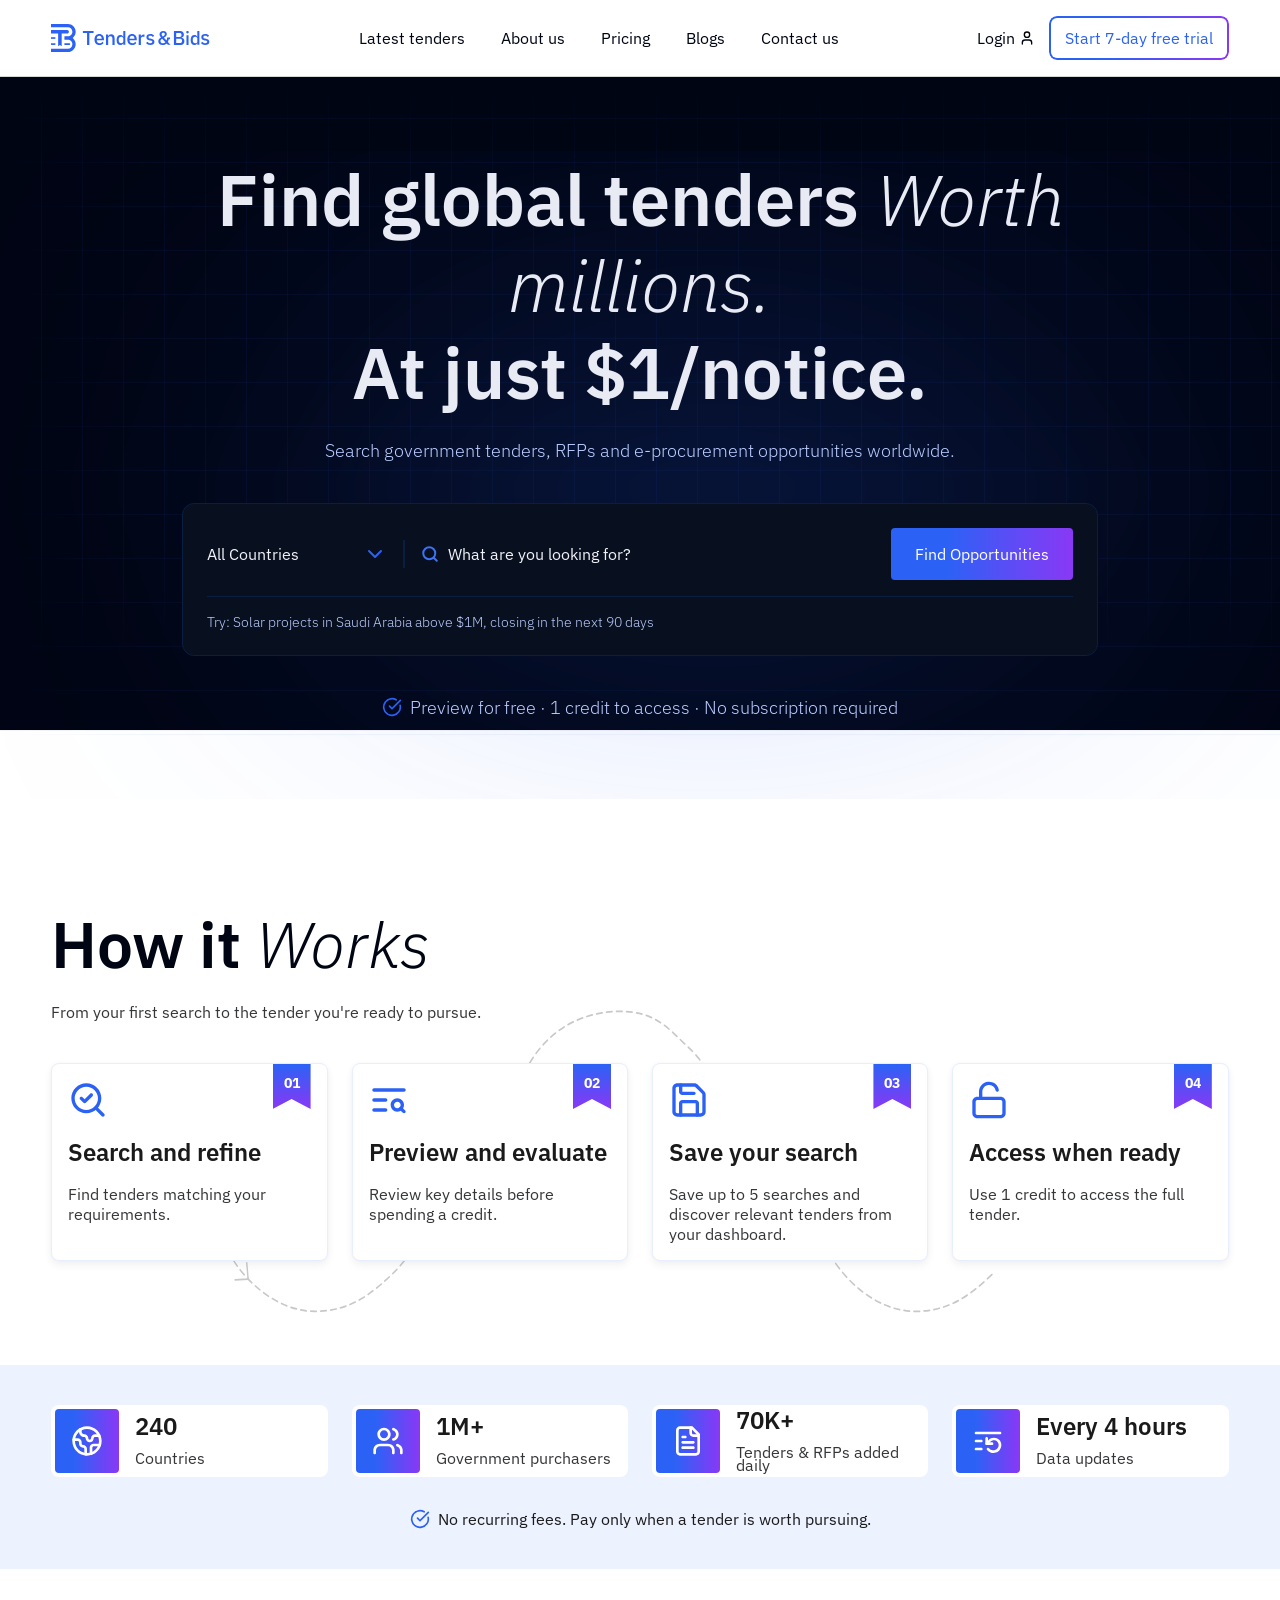
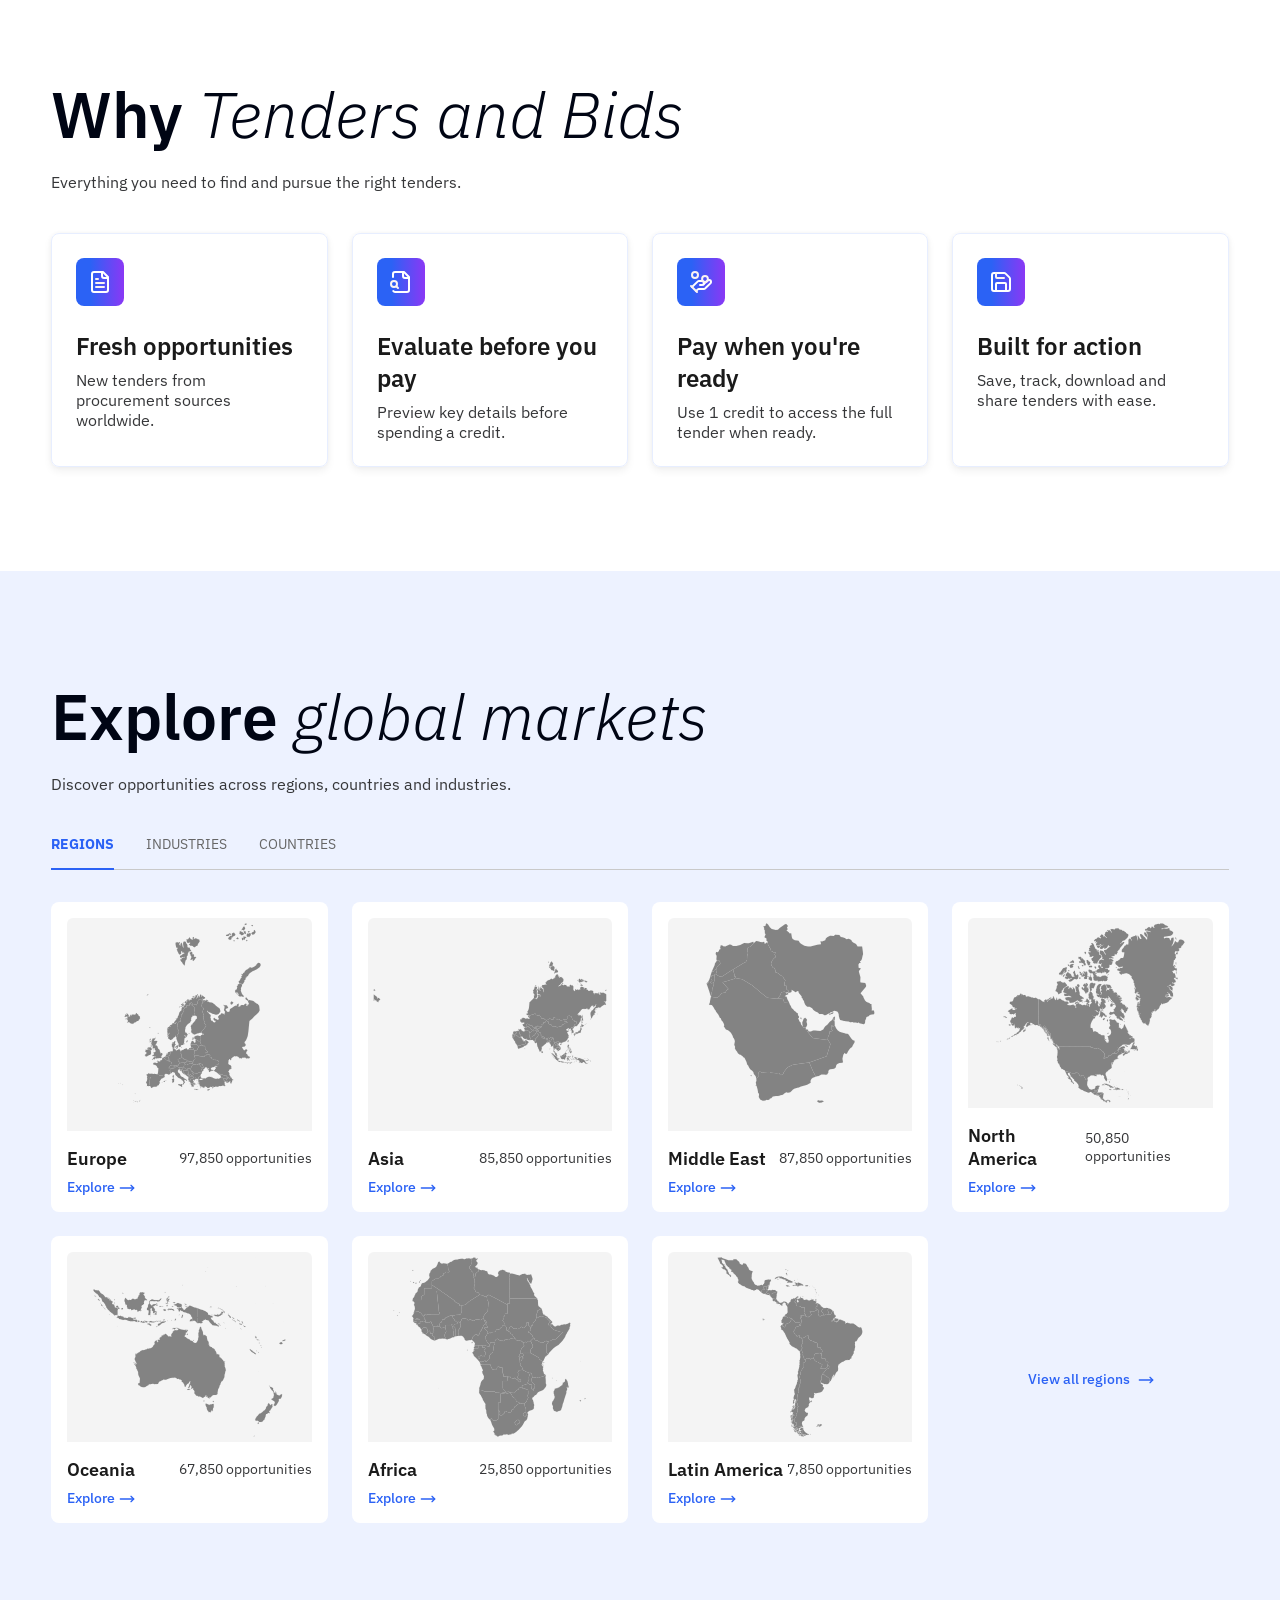
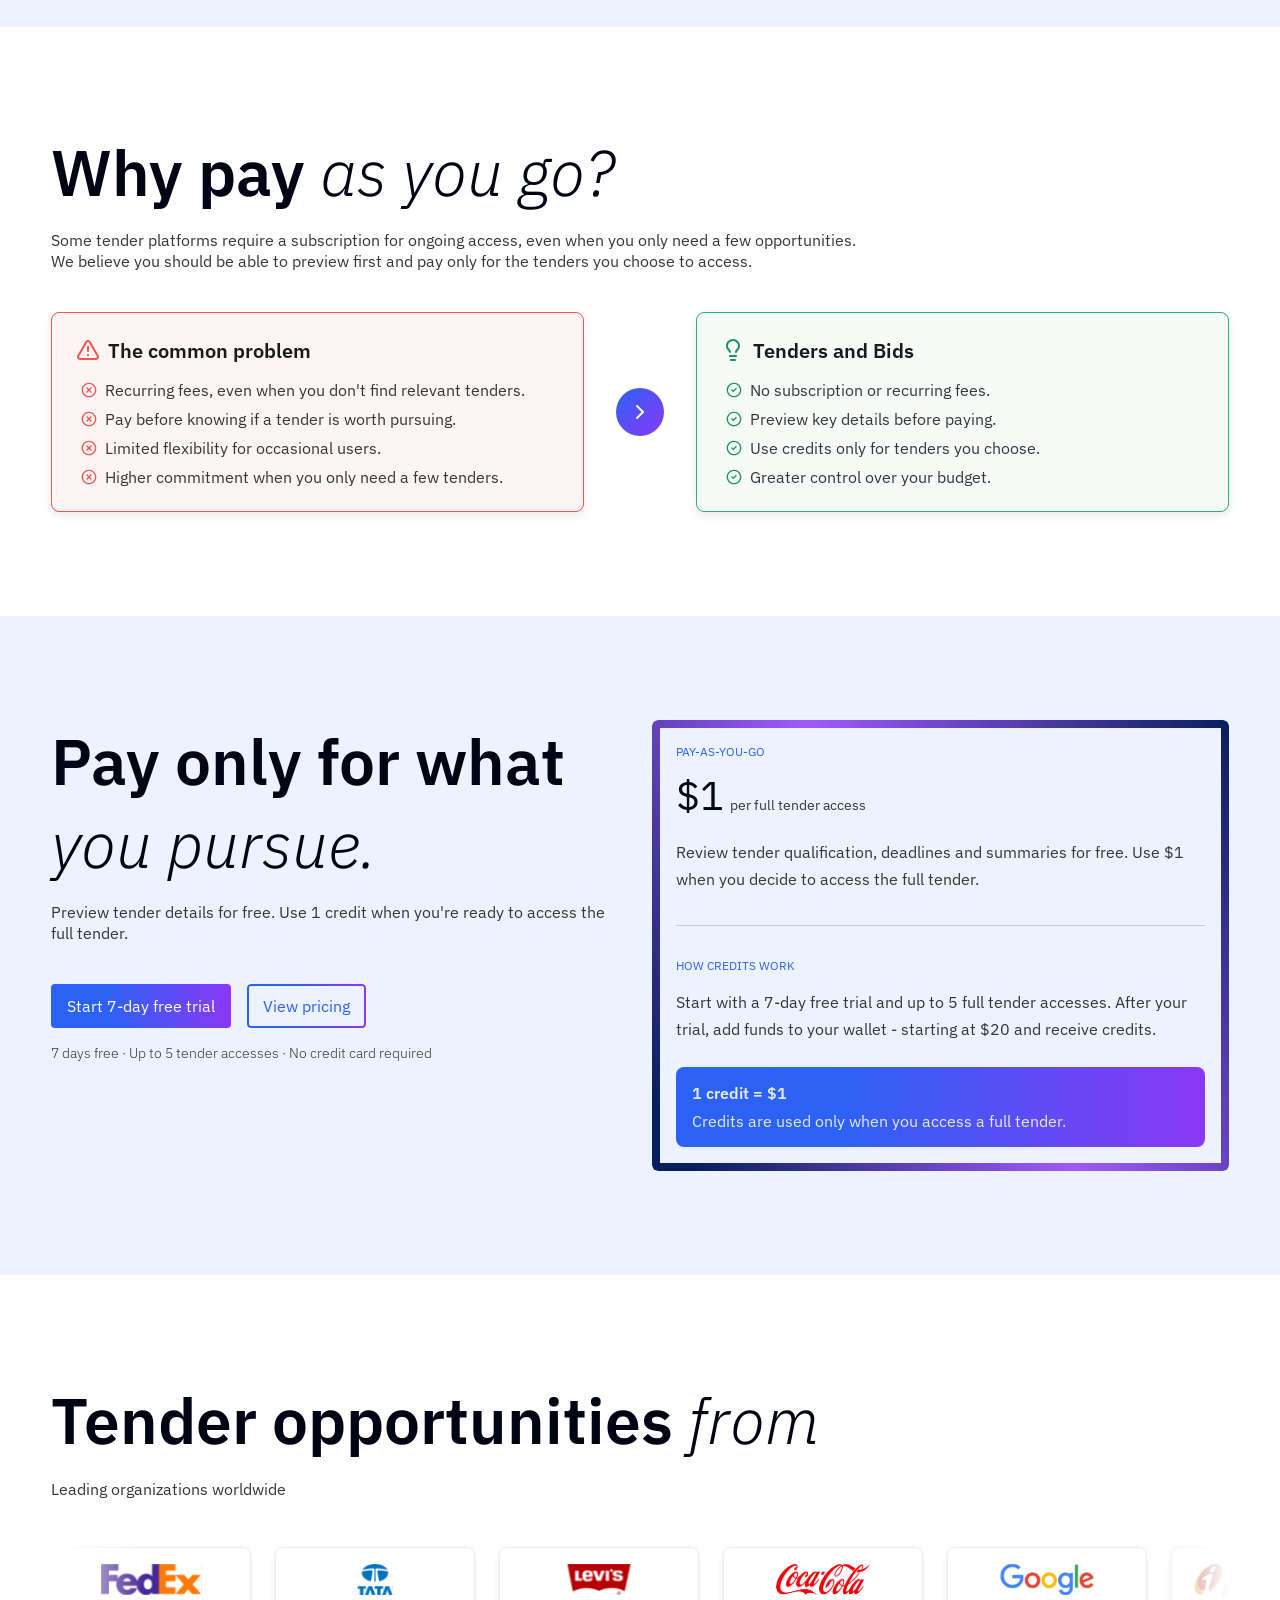
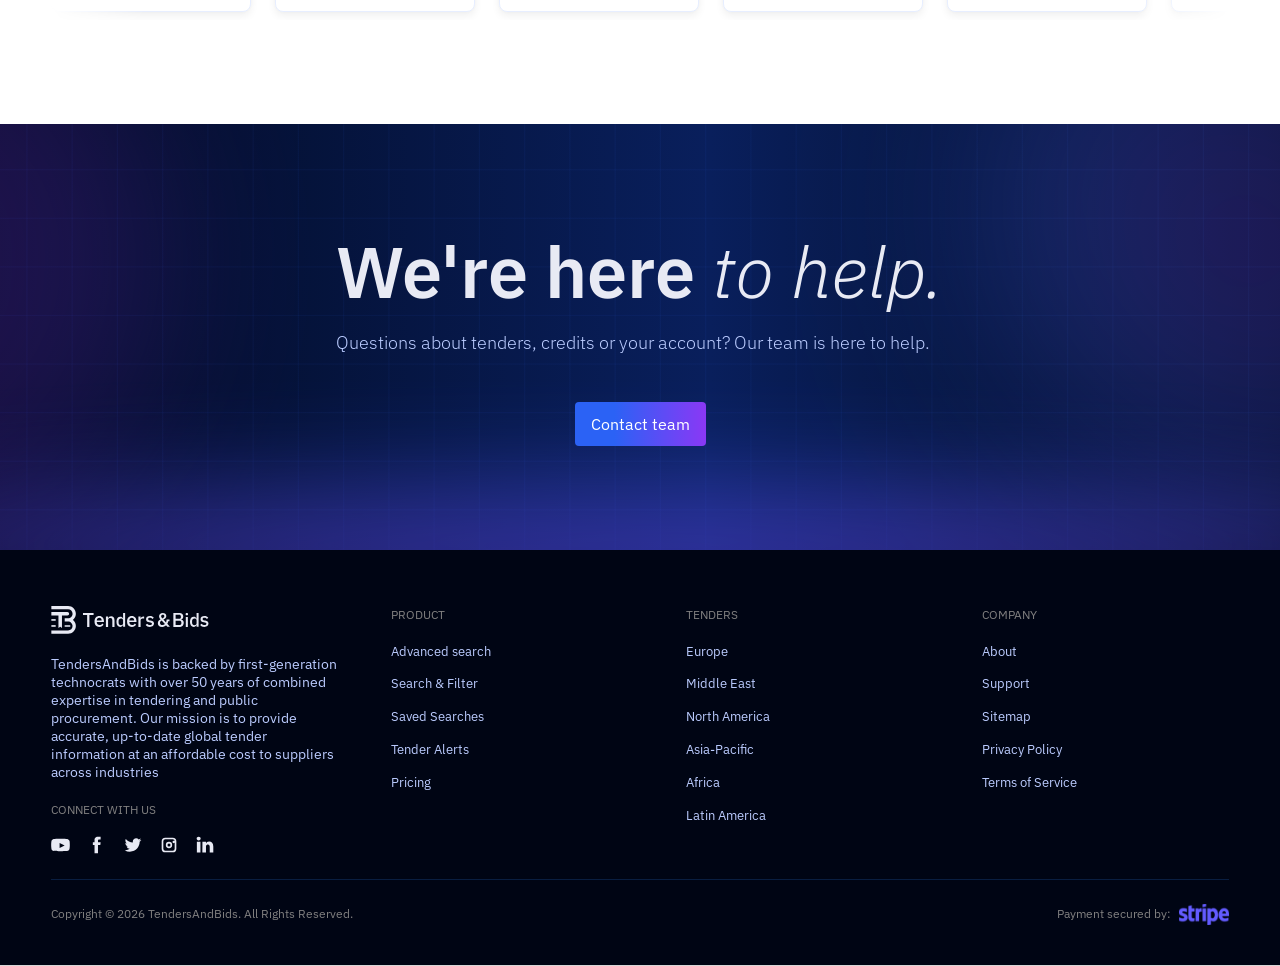
<file: index.html>
<!DOCTYPE html>
<html lang="en">
<head>
    <meta charset="UTF-8">
    <meta name="viewport" content="width=device-width, initial-scale=1.0">
    <title>Tenders & Bids — Find opportunities worth pursuing</title>
    <link rel="icon" href="./assets/logos/navbar-logo.png">
    <link rel="preconnect" href="https://fonts.googleapis.com">
    <link rel="preconnect" href="https://fonts.gstatic.com" crossorigin>
    <link rel="stylesheet"
        href="https://fonts.googleapis.com/css2?family=Material+Symbols+Rounded:opsz,wght,FILL,GRAD@24,400,0,0">
    <link rel="stylesheet" href="css/global.css">
    <link rel="stylesheet" href="css/components.css">
    <link rel="stylesheet" href="css/style.css">
    <link rel="stylesheet" href="css/responsive.css">
</head>
<body>
    <div id="site-header"></div>
    <main>
        <section class="hero shell">
            <div class="hero-container">
                <div class="hero__glow" aria-hidden="true"></div>
                <!-- <div class="hero__grid" aria-hidden="true"></div> -->
                <div class="top-header">
                    <h1 class="accent-header">
                    Find global tenders <span class="accent-italic">Worth millions.</span><br>
                    At just $1/notice.
                    </h1>
                    <p class="accent-support">Search government tenders, RFPs and e-procurement opportunities worldwide.</p>
                </div>
                <div class="search-bar" id="searchBar">
                    
                </div>
                <div class="bottom-line">
                    <svg width="20" height="20" fill="none" xmlns="http://www.w3.org/2000/svg"><g clip-path="url(#a)" fill="#2B62F5"><path d="M8.575.942a9.166 9.166 0 0 1 6.008 1.116.833.833 0 1 1-.833 1.443 7.5 7.5 0 1 0 3.6 4.999.834.834 0 0 1 1.634-.333A9.166 9.166 0 1 1 8.575.942Z"/><path d="M17.744 2.744a.833.833 0 1 1 1.178 1.179l-8.333 8.333a.833.833 0 0 1-1.178 0l-2.5-2.5a.833.833 0 1 1 1.178-1.178l1.91 1.91 7.745-7.744Z"/></g><defs><clipPath id="a"><path fill="#fff" d="M0 0h20v20H0z"/></clipPath></defs></svg>
                    <p class="accent-support left">Preview for free · 1 credit to access · No subscription required</p>
                </div>
            </div>
        </section>
        <section class="how shell">
            <div class="how-container">
                <div class="container-up">
                    <div class="primary-header">
                        How it <span class="primary-italic">Works</span>
                    </div>
                    <div class="primary-support">
                        From your first search to the tender you're ready to pursue.
                    </div>
                </div>
                <div class="cards-wrap" id="cards-wrap">
                    <div class="flow-arrows" aria-hidden="true">
                        <svg class="flow-arrow" viewBox="34 133 1240 169" preserveAspectRatio="none" fill="none">
                            <defs>
                                <mask id="arrow-mask" maskUnits="userSpaceOnUse" x="34" y="70" width="1240" height="300">
                                    <path class="reveal" pathLength="1" stroke="#fff" stroke-width="10" d="M208 276 L222 296
                                     C240 322 275 345 312 345 S372 330 396 311
                                     C426 287 520 165 530 146
                                     C550 108 588 90 630 89 S685 105 707 121
                                     C729 137 832 265 854 296
                                     C872 322 907 345 944 345 S1004 330 1028 311" />
                                </mask>
                            </defs>
        
                            <!-- dashed line -->
                            <g mask="url(#arrow-mask)">
                                <path id="arrow-path" class="dash" d="M208 276 L222 296
                                 C240 322 275 345 312 345 S372 330 396 311
                                 C426 287 520 165 530 146
                                 C550 108 588 90 630 89 S685 105 707 121
                                 C729 137 832 265 854 296
                                 C872 322 907 345 944 345 S1004 330 1028 311" />
                            </g>
        
                            <!-- arrowhead: line ke saath chalta hai -->
                            <g class="head" id="arrow-head">
                                <path d="M-10 -9.5 L0 0 L-10 9.5" />
                                <animateMotion id="arrow-motion" dur="6s" begin="indefinite" rotate="auto" calcMode="paced"
                                    fill="freeze">
                                    <mpath href="#arrow-path" />
                                </animateMotion>
                            </g>
                        </svg>
                    </div>
                    <div class="container-cards" id="container-cards"></div>
                </div>
            </div>
        </section>

        <section class="stat-section shellSecond">
            <div class="stats" id="stats">
        
            </div>
            <div class="bottom-stat">
                <svg width="20" height="20" fill="none" xmlns="http://www.w3.org/2000/svg"><g clip-path="url(#a)" fill="#2B62F5"><path d="M8.575.942a9.166 9.166 0 0 1 6.008 1.116.833.833 0 1 1-.833 1.443 7.5 7.5 0 1 0 3.6 4.999.834.834 0 0 1 1.634-.333A9.166 9.166 0 1 1 8.575.942Z"/><path d="M17.744 2.744a.833.833 0 1 1 1.178 1.179l-8.333 8.333a.833.833 0 0 1-1.178 0l-2.5-2.5a.833.833 0 1 1 1.178-1.178l1.91 1.91 7.745-7.744Z"/></g><defs><clipPath id="a"><path fill="#fff" d="M0 0h20v20H0z"/></clipPath></defs></svg>
                No recurring fees. Pay only when a tender is worth pursuing.
            </div>
        </section>

        <section class="why-tenders shell">
            <div class="why-tenders-container">
                <div class="container-up">
                    <div class="primary-header">
                        Why 
                        <span class="primary-italic">Tenders and Bids</span>
                    </div>
                    <div class="primary-support">
                        Everything you need to find and pursue the right tenders.
                    </div>
                </div>
                <div class="why-cards" id="whyCards"></div>
            </div>
        </section>

        <section class="market shellSecond">
            <div class="market-container">
                <div class="container-up">
                    <div class="primary-header">
                        Explore
                        <span class="primary-italic">global markets</span>
                    </div>
                    <div class="primary-support">
                        Discover opportunities across regions, countries and industries.
                    </div>
                </div>
                <div class="market-card">
                    <div class="market-card-inner">
                        <div class="market-tab">
                            <span class="active"> Regions </span>
                            <span> Industries </span>
                            <span> Countries </span>
                        </div>
                        <div class="market-grid" id="marketCard"></div>
                    </div>
                </div>
            </div>
        </section>
        <section class="why-tab shell">
            <div class="container-up">
                <div class="primary-header">
                    Why pay <span class="primary-italic">
                        as you go?
                    </span>
                </div>
                <div class="primary-support">
                    Some tender platforms require a subscription for ongoing access, even when you only need a few opportunities. <br> We believe you should be able to preview first and pay only for the tenders you choose to access.
                </div>
            </div>
            <div class="container-bottom">
                <div class="bottom-why-cards" id="bottomCards"></div>
            </div>
        </section>
        <section class="pricing shellSecond">
            <div class="pricing-container ">
                <div class="left-pricing-text">
                    <div class="container-up">
                        <div class="primary-header">
                            Pay only for what <br>
                            <span class="primary-italic">you pursue.</span>
                        </div>
                        <div class="primary-support">
                            Preview tender details for free. Use 1 credit when you're ready to access the full tender.
                        </div>
                    </div>
                    <div class="pricing-btn">
                        <div class="btn">
                            <button>
                                <a href="" class="secondary-btn">Start 7-day free trial</a>
                            </button>
                            <button>
                                <a href="" class="primary-btn">
                                    View pricing
                                </a>
                            </button>
                        </div>
                        <div class="btn-text">
                            7 days free · Up to 5 tender accesses · No credit card required
                        </div>
                    </div>
                </div>
                <div class="right-pricing">
                    <div class="right-pricing-text">
                        <div class="up-text">
                            <div class="up">
                                <div class="smallText">
                                    PAY-AS-YOU-GO
                                </div>
                                <div class="dollar">
                                    <span class="dollar-price">
                                        $1
                                    </span>
                                    <span class="dollar-text">
                                        per full tender access
                                    </span>
                                </div>
                            </div>
                            <div class="card-small-text">
                                Review tender qualification, deadlines and summaries for free.
                                Use $1 when you decide to access the full tender.
                            </div>
                        </div>
                        <div class="divider-second"></div>
                        <div class="down-text">
                            <div class="smallText">
                                HOW CREDITS WORK
                                <div class="card-small-text">
                                    Start with a 7-day free trial and up to 5 full tender accesses. After your trial, add funds to your
                                    wallet - starting at $20 and receive credits.
                                </div>
                            </div>
                            
                            <div class="bottom-dollar-text">
                                <div class="bold">
                                    1 credit = $1
                                </div>
                                <div class="bottom-text">
                                    Credits are used only when you access a full tender.
                                </div>
                            </div>
                        </div>
                    </div>
                    <div class="pricing-btn">
                        <div class="btn">
                            <button>
                                <a href="" class="secondary-btn">Start 7-day free trial</a>
                            </button>
                            <button>
                                <a href="" class="primary-btn">
                                    View pricing
                                </a>
                            </button>
                        </div>
                        <div class="btn-text">
                            7 days free · Up to 5 tender accesses · No credit card required
                        </div>
                    </div>
                </div>
            </div>
        </section>
        <section class="final">
            <div class="trusted-section shell container-up">
                <div class="text-logo container-up">
                    <div class="primary-header">
                    Tender opportunities 
                    <span class="primary-italic">
                        from
                    </span>
                    </div>
                    <div class="primary-support">
                    Leading organizations worldwide
                    </div>
                </div>
                <div class="trusted-logo" id="trust"></div>
            </div>
            <div class="contact shell">
                <div class="content-text">
                    <div class="container-up">
                        <div class="accent-header">
                            We're here
                            <span class="accent-italic">
                                to help.
                            </span>
                        </div>
                        <div class="accent-support">
                            Questions about tenders, credits or your account? Our team is here to help.
                        </div>
                    </div>
                    <button>
                        <a href="" class="secondary-btn">
                            Contact team
                        </a>
                    </button>
                </div>
            </div>
        </section>
    </main>
    <div id="site-footer"></div>
    <script src="js/data.js"></script>
    <script src="js/components.js"></script>
    <script src="js/main.js"></script>
</body>
</html>
</file>
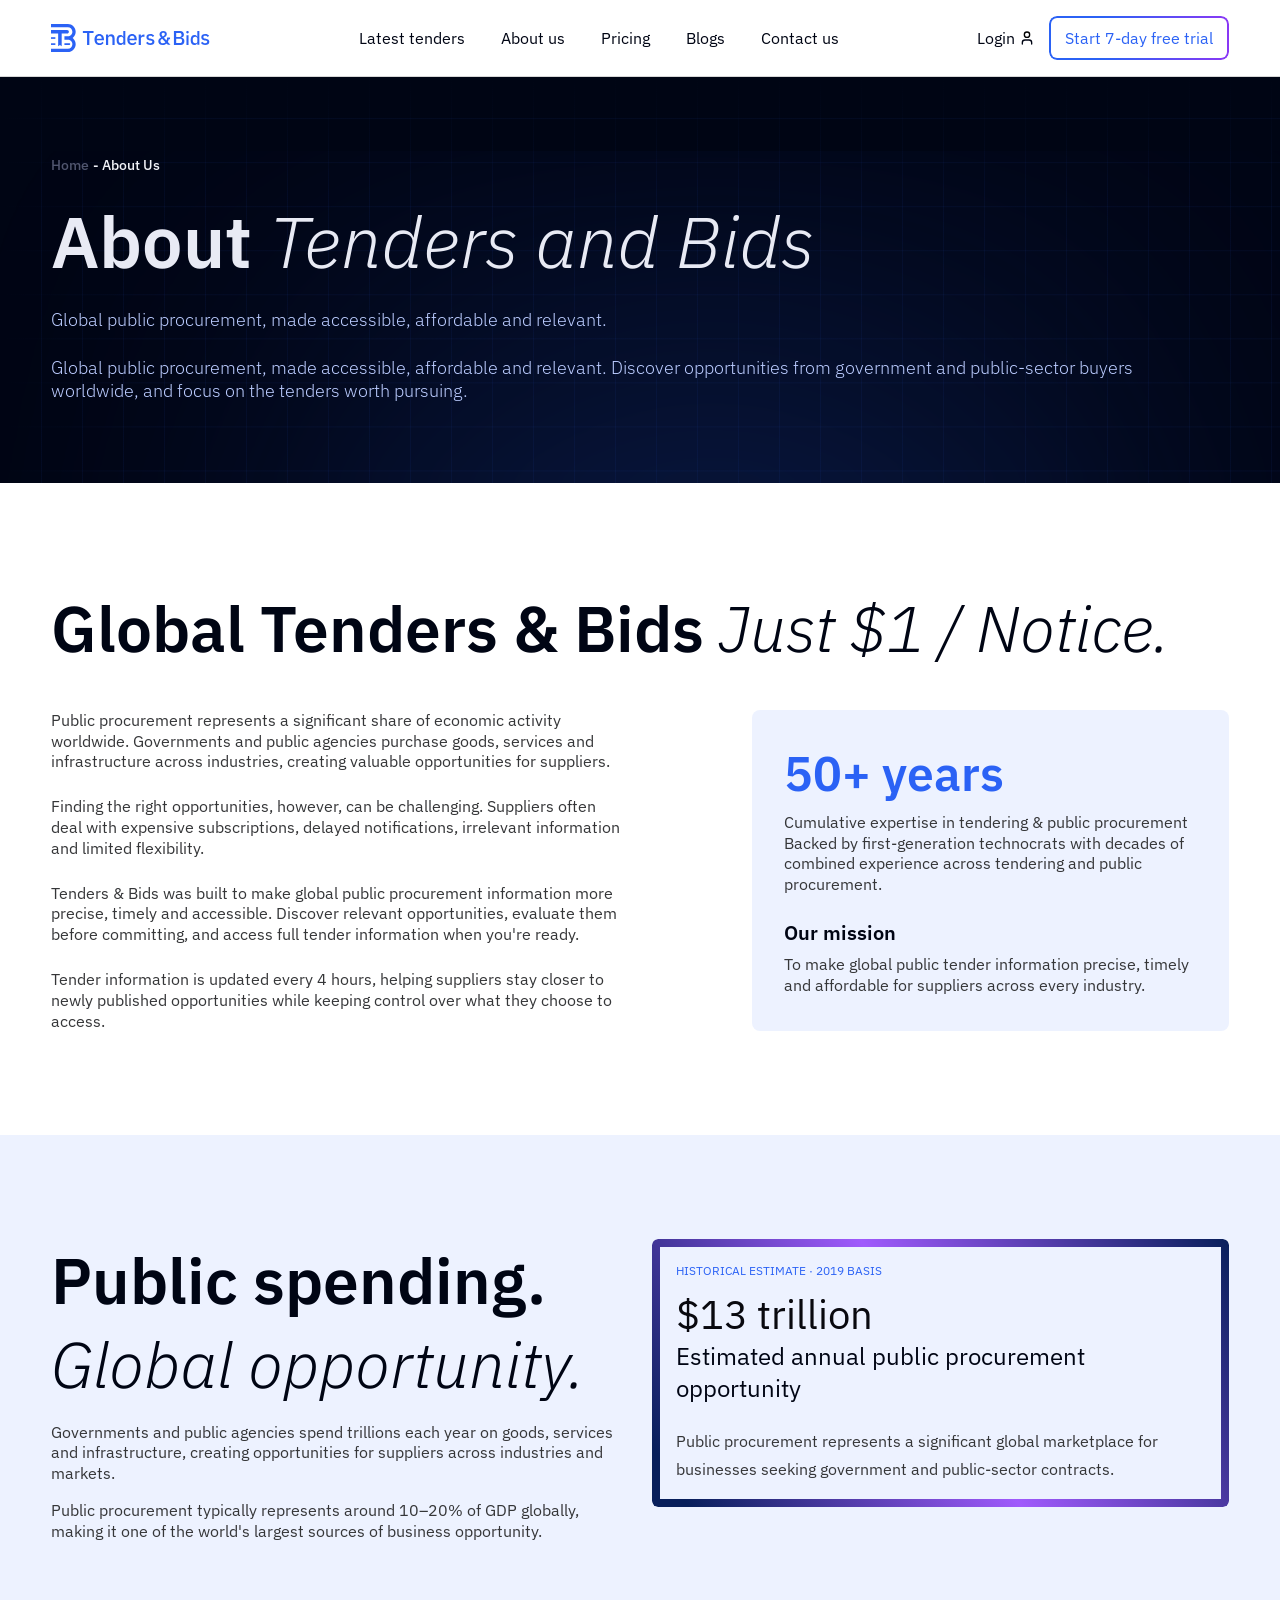
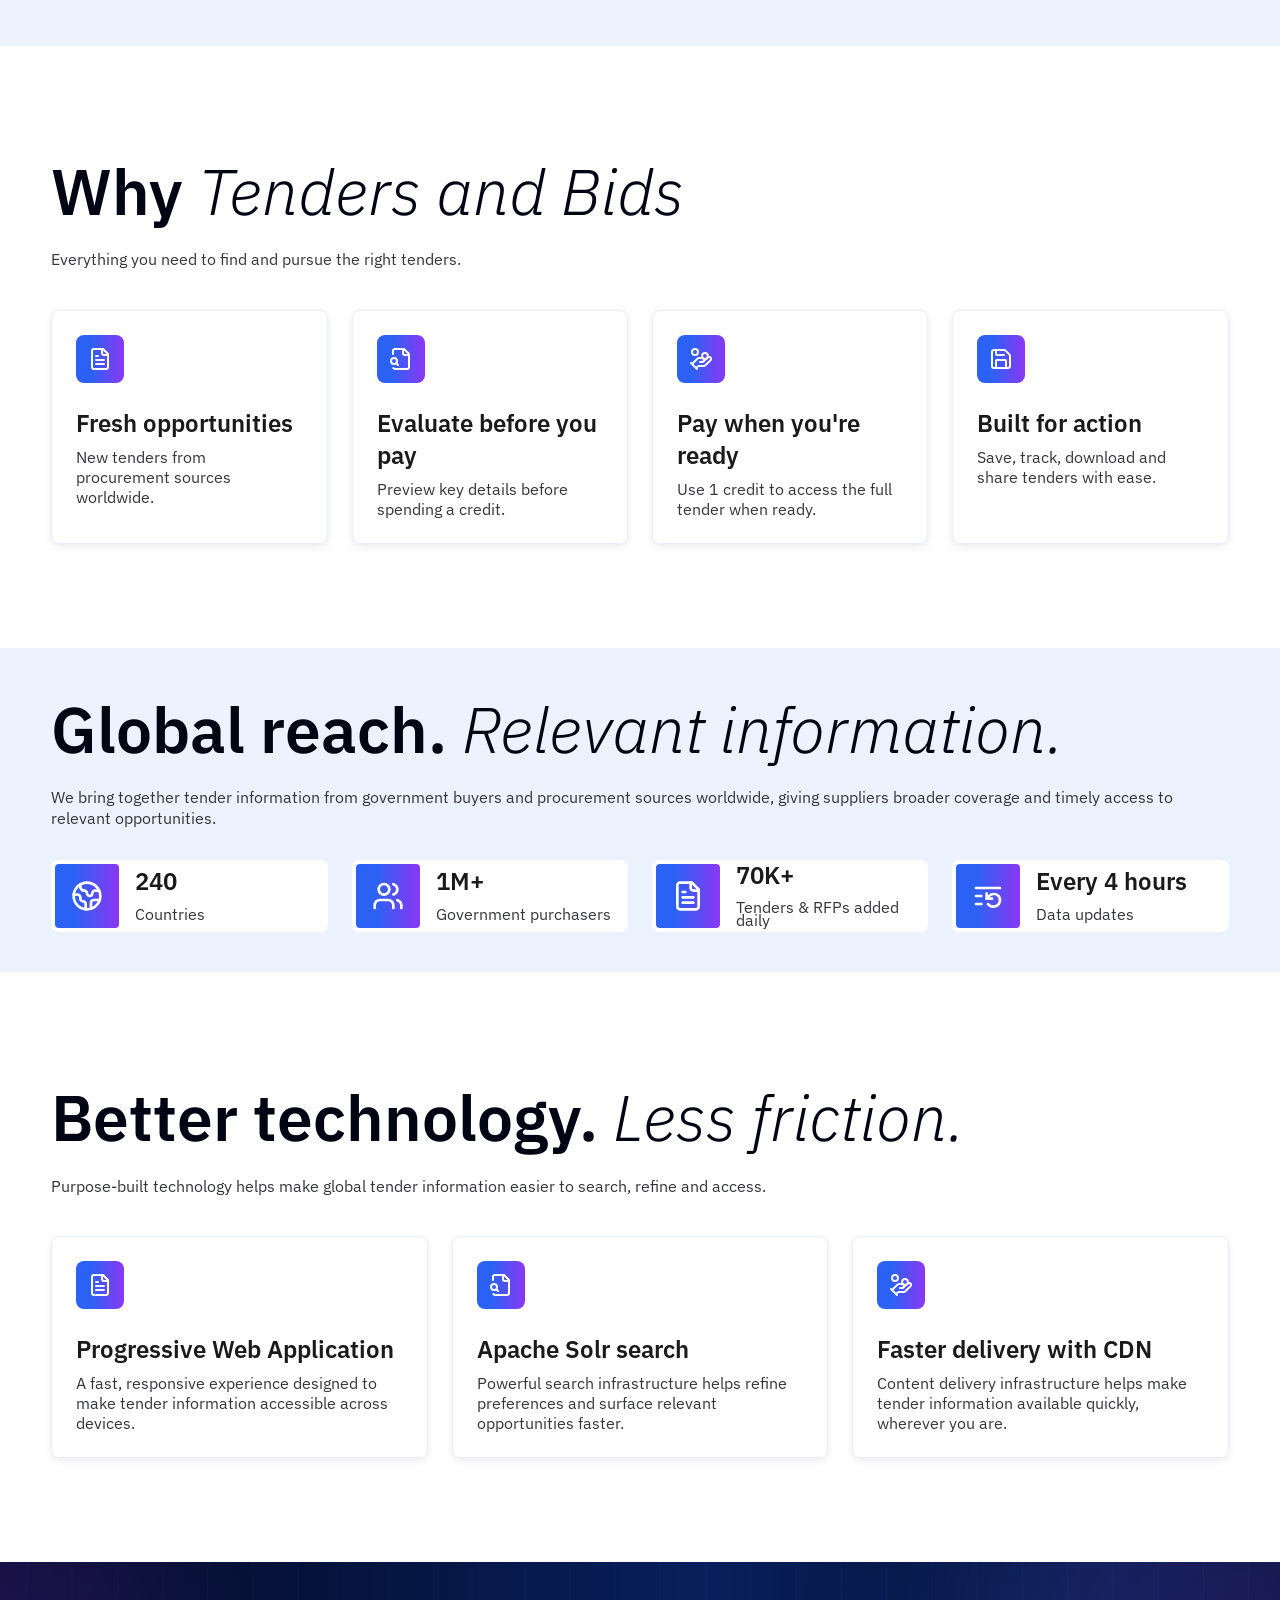
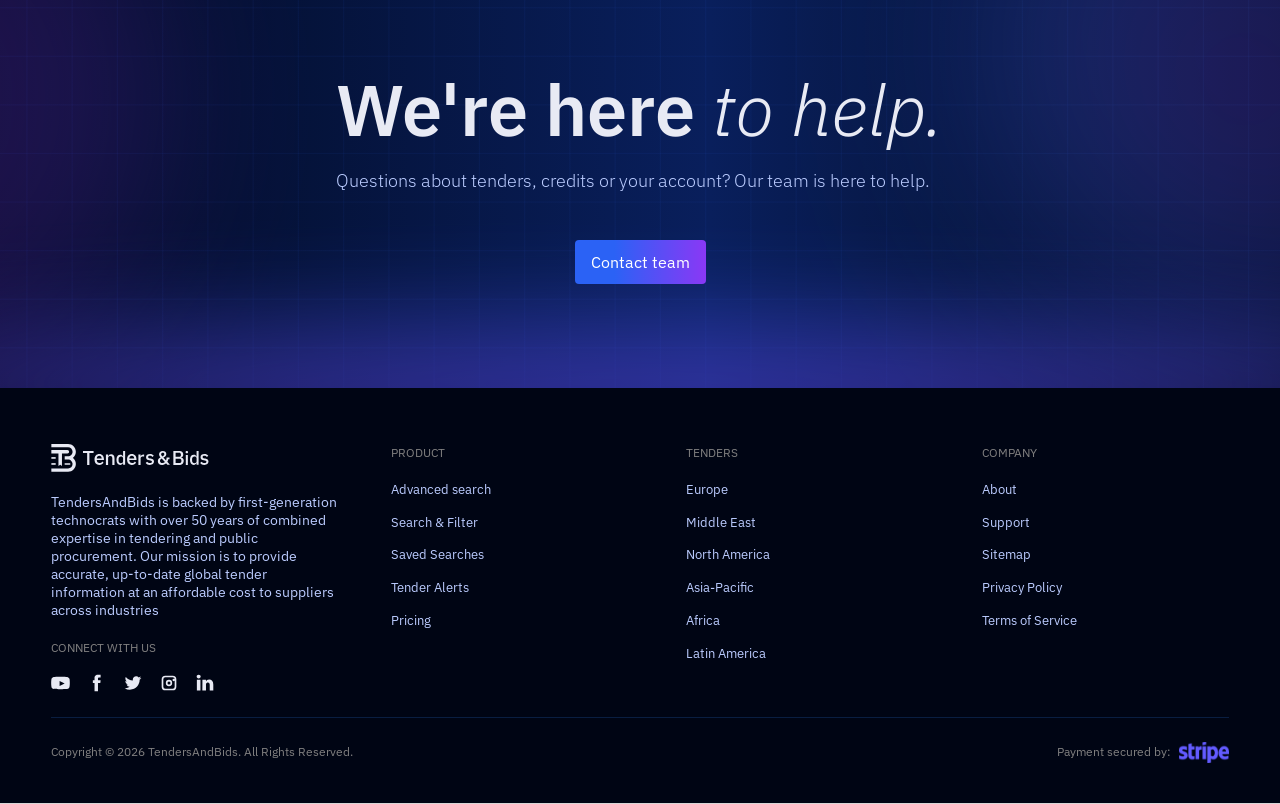
<file: pages/about.html>
<!DOCTYPE html>
<html lang="en">

<head>
    <meta charset="UTF-8">
    <meta name="viewport" content="width=device-width, initial-scale=1.0">
    <title>Tenders & Bids — Find opportunities worth pursuing</title>
    <link rel="icon" href="/assets/logos/navbar-logo.png">
    <link rel="preconnect" href="https://fonts.googleapis.com">
    <link rel="preconnect" href="https://fonts.gstatic.com" crossorigin>
    <link rel="stylesheet"
        href="https://fonts.googleapis.com/css2?family=Material+Symbols+Rounded:opsz,wght,FILL,GRAD@24,400,0,0">
    <link rel="stylesheet" href="/css/global.css">
    <link rel="stylesheet" href="/css/components.css">
    <link rel="stylesheet" href="/css/style.css">
    <link rel="stylesheet" href="/css/responsive.css">
</head>

<body>
    <div id="site-header"></div>
    <main>
        <section class="hero shell">
            <div class="hero-container left">
                <div class="hero__glow" aria-hidden="true"></div>
                <div class="top-header">
                    <div class="eyebrow">
                        <span>Home</span> - About Us
                    </div>
                    <h1 class="accent-header left-align">
                        About <span class="accent-italic">Tenders and Bids</span>
                    </h1>
                    <p class="accent-support left-align">Global public procurement, made accessible, affordable and
                        relevant.</p>
                    <p class="accent-support left-align">Global public procurement, made accessible, affordable and
                        relevant.
                        Discover opportunities from government and public-sector buyers worldwide, and focus on the
                        tenders worth
                        pursuing.</p>
                </div>
            </div>
        </section>
        <section class="shell">
            <div class="about-container">
                <div class="primary-header">
                    Global Tenders & Bids <span class="primary-italic">Just $1 / Notice.</span>
                </div>
                <div class="primary-down">
                    <div class="primary-left">
                        <div class="primary-para">
                            <p class="primary-support">
                                Public procurement represents a significant share of economic activity worldwide.
                                Governments and public agencies purchase goods, services and infrastructure across
                                industries, creating valuable opportunities for suppliers.
                            </p>
                            <p class="primary-support">
                                Finding the right opportunities, however, can be challenging. Suppliers often deal with
                                expensive subscriptions, delayed notifications, irrelevant information and limited
                                flexibility.
                            </p>
                            <p class="primary-support">
                                Tenders & Bids was built to make global public procurement information more precise,
                                timely and accessible. Discover relevant opportunities, evaluate them before committing,
                                and access full tender information when you're ready.
                            </p>
                            <p class="primary-support">
                                Tender information is updated every 4 hours, helping suppliers stay closer to newly
                                published opportunities while keeping control over what they choose to access.
                            </p>
                        </div>
                    </div>
                    <div class="primary-right">
                        <div class="primary-up">
                            <span class="headSpan">
                                50+ years
                            </span>
                            <span class="primary-support">
                                Cumulative expertise in tendering & public procurement
                                Backed by first-generation technocrats with decades of combined experience across
                                tendering and public procurement.
                            </span>
                        </div>
                        <div class="primary-mission">
                            <span class="mission">
                                Our mission
                            </span>
                            <span class="primary-support">
                                To make global public tender information precise, timely and affordable for suppliers
                                across every industry.
                            </span>
                        </div>
                    </div>
                </div>
            </div>
        </section>
        <section class="pricing shellSecond">
            <div class="pricing-container ">
                <div class="left-pricing-text">
                    <div class="container-up">
                        <div class="primary-header">
                            Public spending. <br>
                            <span class="primary-italic">Global opportunity.</span>
                        </div>
                        <div class="primary-support">
                            Governments and public agencies spend trillions each year on goods, services and
                            infrastructure, creating opportunities for suppliers across industries and markets.
                        </div>
                        <div class="primary-support">
                            Public procurement typically represents around 10–20% of GDP globally, making it one of the
                            world's largest sources
                            of business opportunity.
                        </div>
                    </div>
                </div>
                <div class="right-pricing">
                    <div class="right-pricing-text">
                        <div class="up-text">
                            <div class="up">
                                <div class="smallText">
                                    Historical estimate · 2019 basis
                                </div>
                                <div class="dollar unknown">
                                    <span class="dollar-price">
                                        $13 trillion
                                    </span>
                                    <div class="spacing-text">
                                        Estimated annual public procurement opportunity
                                    </div>
                                </div>
                            </div>
                            <div class="card-small-text">
                                Public procurement represents a significant global marketplace for businesses seeking
                                government and public-sector
                                contracts.
                            </div>
                        </div>
                    </div>
                </div>
            </div>
        </section>
        <section class="why-tenders shell">
            <div class="why-tenders-container">
                <div class="container-up">
                    <div class="primary-header">
                        Why
                        <span class="primary-italic">Tenders and Bids</span>
                    </div>
                    <div class="primary-support">
                        Everything you need to find and pursue the right tenders.
                    </div>
                </div>
                <div class="why-cards" id="whyCards"></div>
            </div>
        </section>
        <section class="stat-section shellSecond">
            <div class="container-up">
                <div class="primary-header">
                    Global reach. <span class="primary-italic">Relevant information.</span>
                </div>
                <div class="primary-support">
                    We bring together tender information from government buyers and procurement sources worldwide,
                    giving suppliers broader coverage and timely access to relevant opportunities.
                </div>
            </div>
            <div class="stats" id="stats">
            </div>
        </section>
                <section class="why-tenders shell">
            <div class="why-tenders-container">
                <div class="container-up">
                    <div class="primary-header">
                        Better technology.
                        <span class="primary-italic">Less friction.</span>
                    </div>
                    <div class="primary-support">
                        Purpose-built technology helps make global tender information easier to search, refine and access.
                    </div>
                </div>
                <div class="why-cards secondOne" id="technology"></div>
            </div>
        </section>
                <section class="final">
            <div class="contact shell">
                <div class="content-text">
                    <div class="container-up">
                        <div class="accent-header">
                            We're here
                            <span class="accent-italic">
                                to help.
                            </span>
                        </div>
                        <div class="accent-support">
                            Questions about tenders, credits or your account? Our team is here to help.
                        </div>
                    </div>
                    <button>
                        <a href="" class="secondary-btn">
                            Contact team
                        </a>
                    </button>
                </div>
            </div>
        </section>
    </main>
    <div id="site-footer"></div>
    <script src="/js/data.js"></script>
    <script src="/js/components.js"></script>
    <script src="/js/main.js"></script>
</body>

</html>
</file>
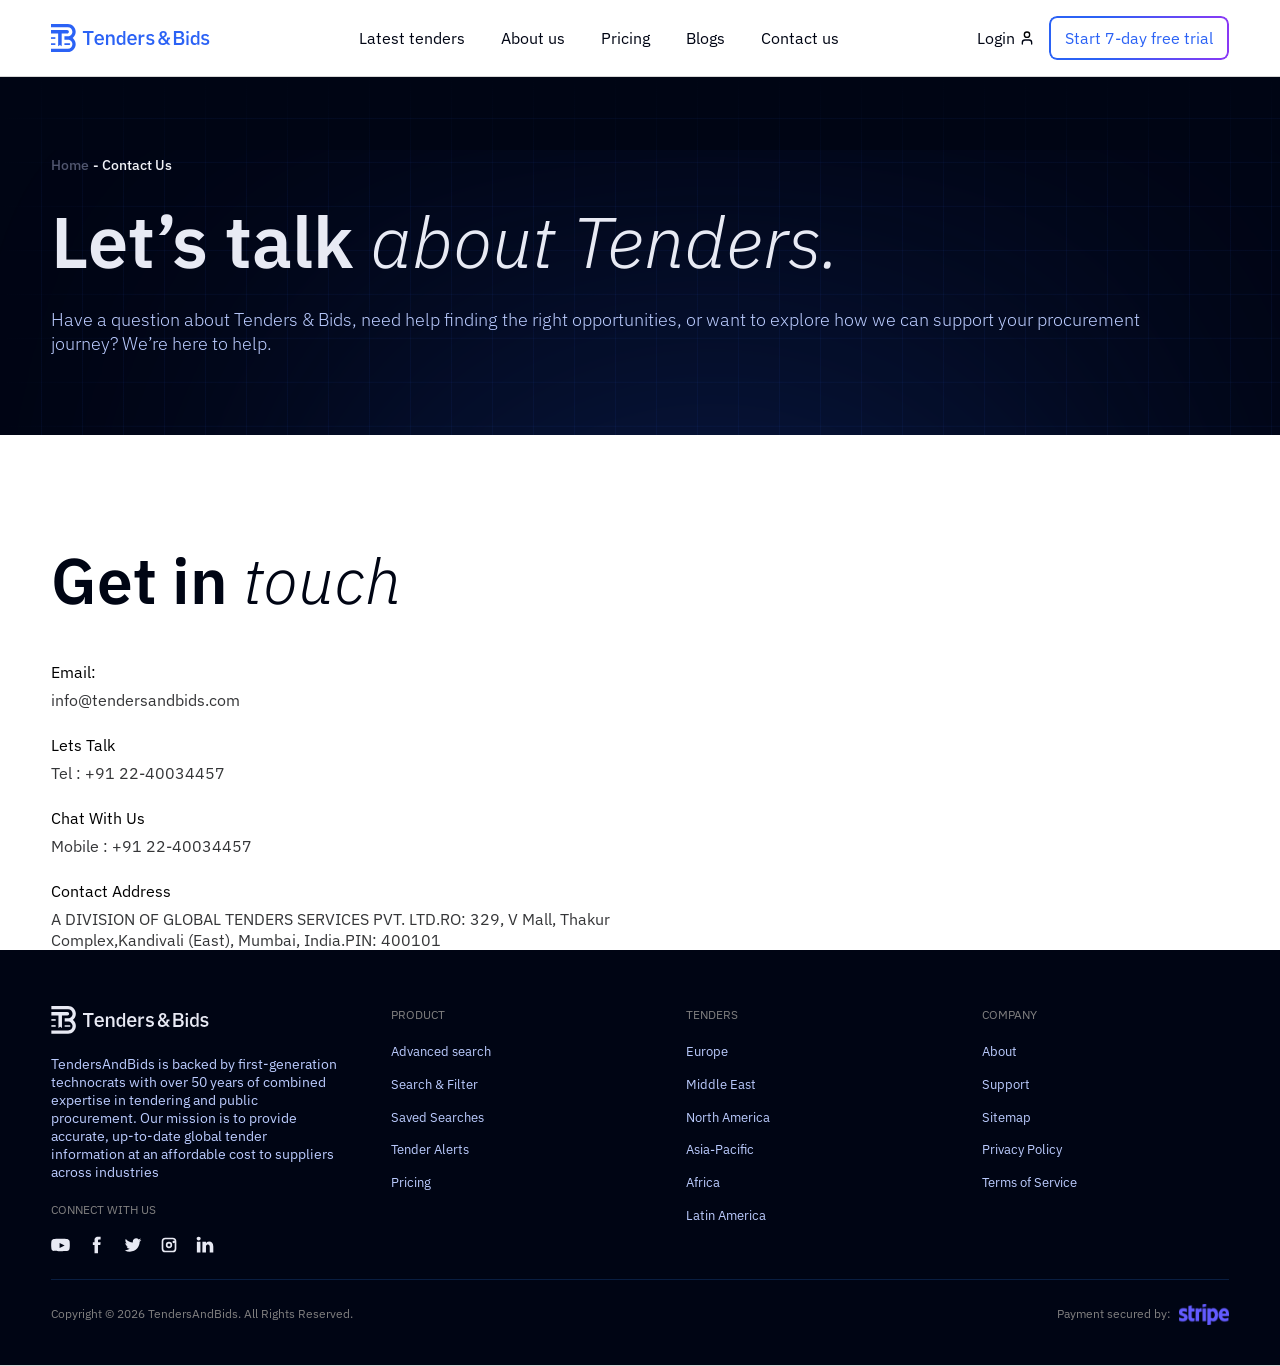
<file: pages/contact.html>
<!DOCTYPE html>
<html lang="en">
<head>
    <meta charset="UTF-8">
    <meta name="viewport" content="width=device-width, initial-scale=1.0">
    <title>Tenders & Bids — Find opportunities worth pursuing</title>
    <link rel="icon" href="/assets/logos/navbar-logo.png">
    <link rel="preconnect" href="https://fonts.googleapis.com">
    <link rel="preconnect" href="https://fonts.gstatic.com" crossorigin>
    <link rel="stylesheet"
        href="https://fonts.googleapis.com/css2?family=Material+Symbols+Rounded:opsz,wght,FILL,GRAD@24,400,0,0">
    <link rel="stylesheet" href="/css/global.css">
    <link rel="stylesheet" href="/css/components.css">
    <link rel="stylesheet" href="/css/style.css">
    <link rel="stylesheet" href="/css/responsive.css">
</head>
<body>
    <div id="site-header"></div>
    <main>
                <section class="hero shell">
            <div class="hero-container left">
                <div class="hero__glow" aria-hidden="true"></div>
                <div class="top-header">
                    <div class="eyebrow">
                        <span>Home</span> - Contact Us
                    </div>
                    <h1 class="accent-header left-align">
                        Let’s talk <span class="accent-italic">about Tenders.</span>
                    </h1>
                    <p class="accent-support left-align">Have a question about Tenders & Bids, need help finding the right opportunities, or
                        want to explore how we can support your procurement journey?
                        We’re here to help.
                    </p>
                </div>
            </div>
        </section>
        <!-- <section class="why-tenders shell">
            <div class="why-tenders-container">
                <div class="why-cards" id="whyCards"></div>
            </div>
        </section> -->
        <section class="contactt shell">
            <div class="contact-container">
                <div class="container-up">
                    <div class="primary-header">
                        Get in <span class="primary-italic">touch</span>
                    </div>
                </div>
                <div class="contact-main-info">
                    <div class="right-contact">
                            <div class="contact-info">
                                <div class="contactInfo">Email:</div>
                                <div class="primary-support">info@tendersandbids.com</div>
                            </div>
                            <div class="contact-info">
                                <div class="contactInfo">Lets Talk</div>
                                <div class="primary-support">Tel : +91 22-40034457</div>
                            </div>
                            <div class="contact-info">
                                <div class="contactInfo">Chat With Us</div>
                                <div class="primary-support">Mobile : +91 22-40034457</div>
                            </div>
                            <div class="contact-info">
                                <div class="contactInfo">Contact Address</div>
                                <div class="primary-support">A DIVISION OF GLOBAL TENDERS SERVICES PVT. LTD.RO: 329, V Mall,
                                    Thakur Complex,Kandivali (East), Mumbai, India.PIN: 400101</div>
                            </div>
                    </div>
                    <div class="left-contact"></div>
        
                </div>
            </div>
        </section>
    </main>
    <div id="site-footer"></div>
    <script src="/js/data.js"></script>
    <script src="/js/components.js"></script>
    <script src="/js/main.js"></script>
</body>
</html>
</file>
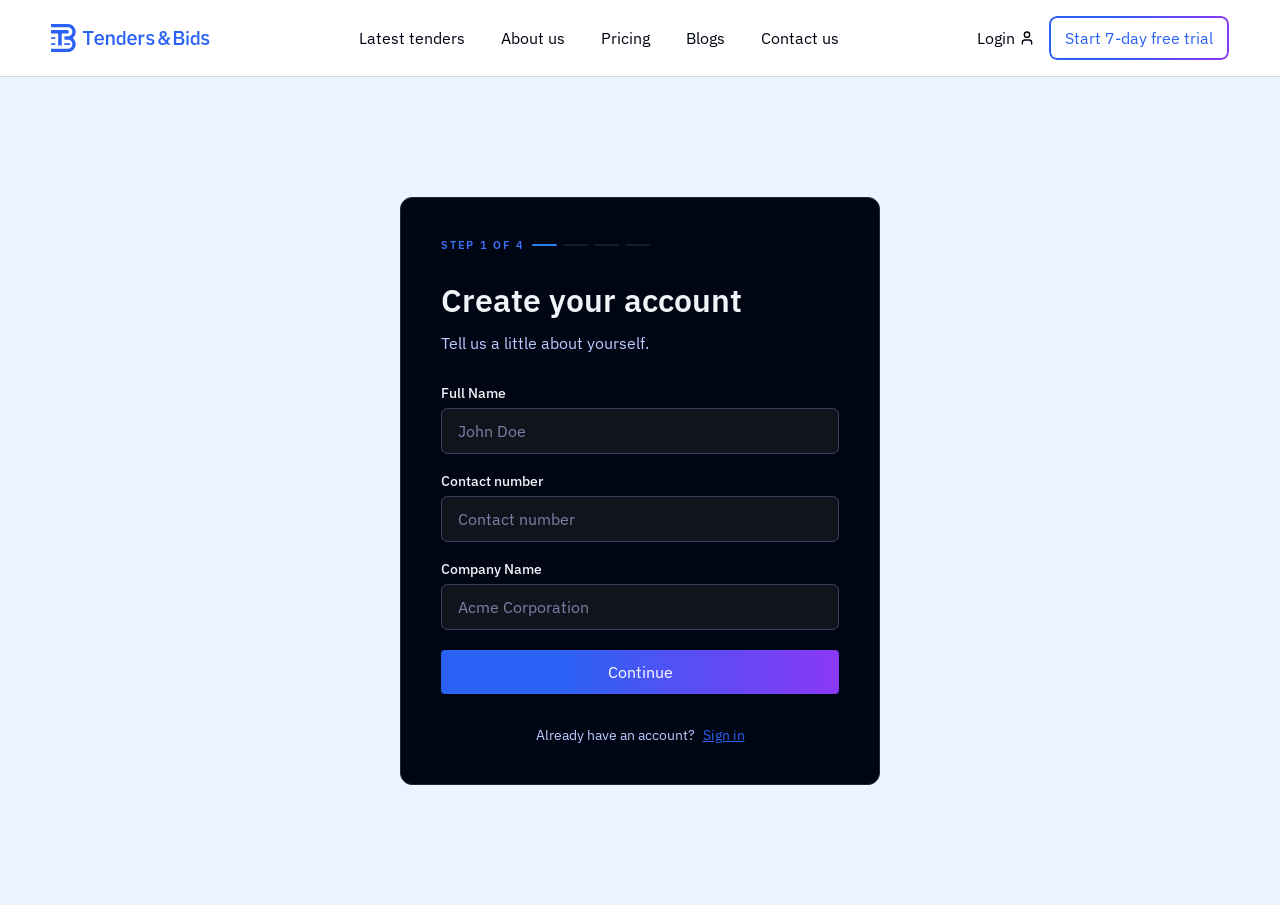
<file: pages/auth/create-account.html>
<!DOCTYPE html>
<html lang="en">

<head>
    <meta charset="UTF-8" />
    <meta name="viewport" content="width=device-width, initial-scale=1.0" />

    <title>Create your account | Tenders & Bids</title>

    <link rel="icon" href="../../assets/logos/navbar-logo.png">
    <link rel="stylesheet" href="../../css/global.css">
    <link rel="stylesheet" href="../../css/components.css">
    <link rel="stylesheet" href="../../css/responsive.css">
    <!-- <link rel="stylesheet" href="./auth.css" /> -->
</head>

<body>

    <div id="site-header"></div>


    <main class="page-shell">

        <section class="onboarding-shell" aria-label="Account creation card">

            <div class="onboarding-container">
                <!-- Step Indicator -->
                <div class="step-indicator">
                    <span>Step 1 of 4</span>

                    <div class="step-dots">
                        <span class="step-dot is-active"></span>
                        <span class="step-dot is-soft"></span>
                        <span class="step-dot is-soft"></span>
                        <span class="step-dot is-soft"></span>
                    </div>
                </div>


                <!-- Header Section -->
                <div class="onboarding__header">

                    <h1 class="onboarding-title">
                        Create your account
                    </h1>

                    <p class="onboarding-subtitle">
                        Tell us a little about yourself.
                    </p>

                </div>


                <!-- Form Section -->
                <div class="onboarding__verification">

                    <div class="onboarding_field">
                        <label for="full-name">Full Name</label>

                        <input id="full-name" type="text" placeholder="John Doe" />
                    </div>


                    <div class="onboarding_field">
                        <label for="contact-number">Contact number</label>

                        <input id="contact-number" type="tel" placeholder="Contact number" />
                    </div>


                    <div class="onboarding_field">
                        <label for="company-name">Company Name</label>

                        <input id="company-name" type="text" placeholder="Acme Corporation" />
                    </div>


                    <button class="secondary-btn" type="button" data-next="industries.html">
                        Continue
                    </button>

                </div>


                <!-- Footer Section -->
                <div class="onboarding-card__legal">

                    <p class="onboarding-note">
                        Already have an account?
                        <a href="./login.html">Sign in</a>
                    </p>

                </div>
            </div>

        </section>

    </main>


    <script src="../../js/data.js"></script>
    <script src="../../js/components.js"></script>
    <script src="./auth.js"></script>

</body>

</html>
</file>
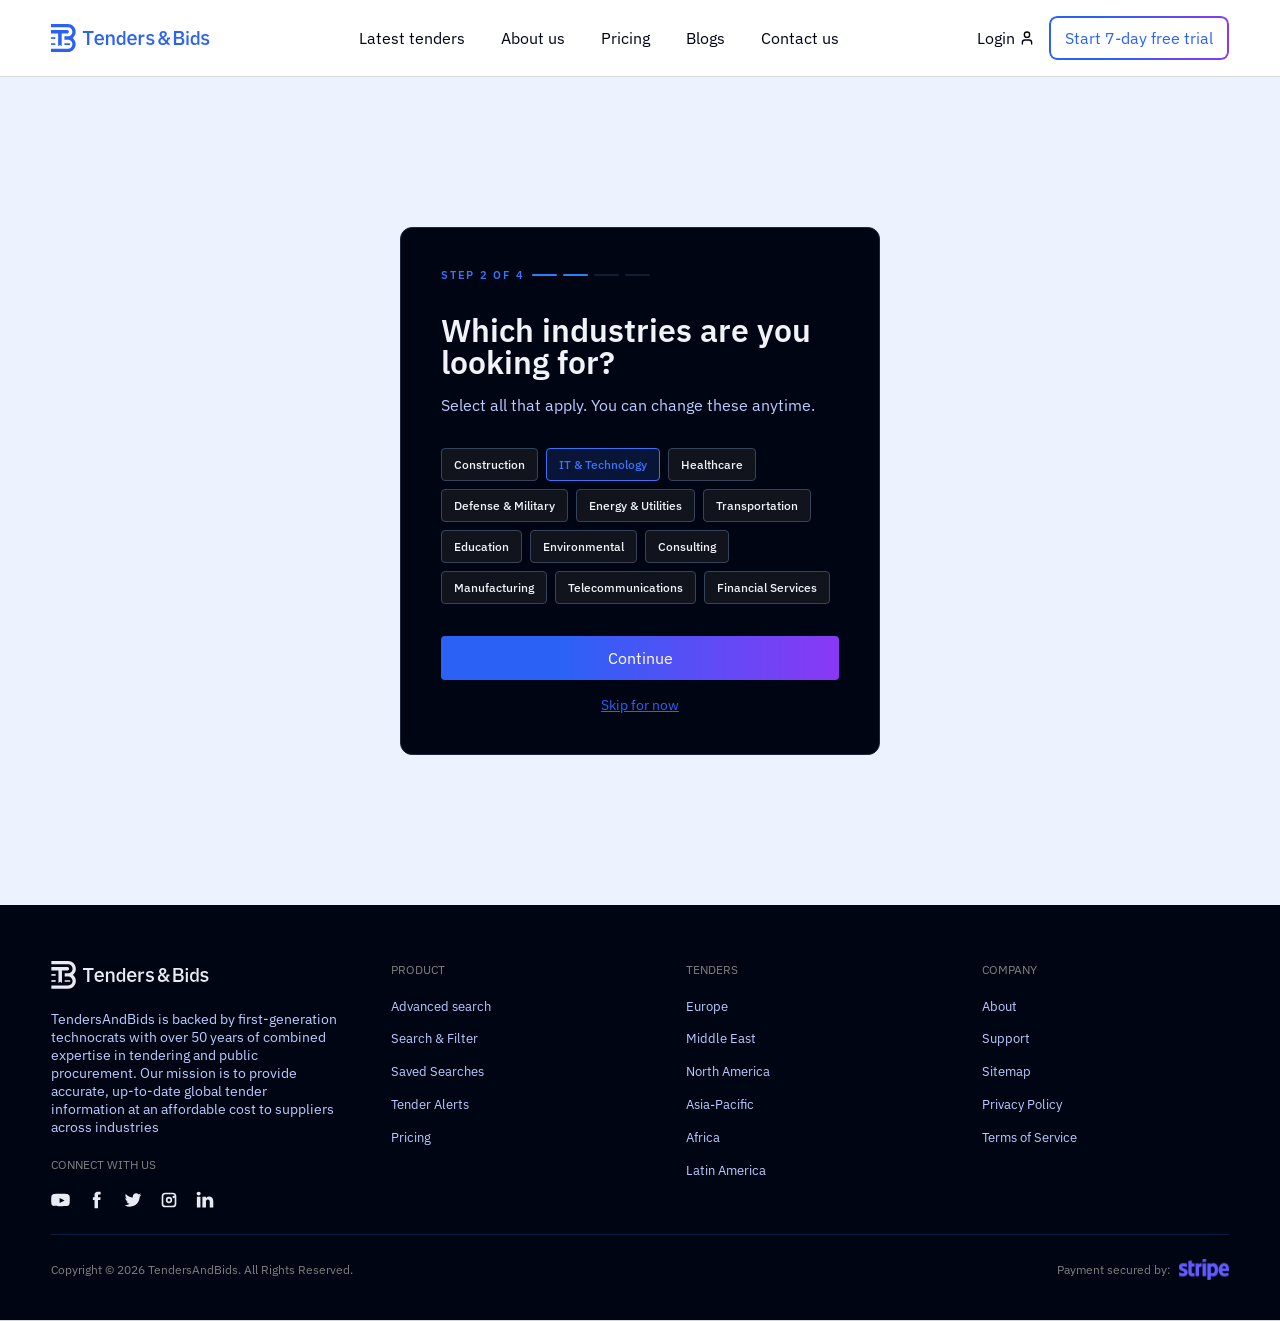
<file: pages/auth/industries.html>
<!DOCTYPE html>
<html lang="en">

<head>
    <meta charset="UTF-8" />
    <meta name="viewport" content="width=device-width, initial-scale=1.0" />

    <title>Which industries are you looking for? | Tenders & Bids</title>


    <link rel="icon" href="../../assets/logos/navbar-logo.png">
    <link rel="stylesheet" href="../../css/global.css">
    <link rel="stylesheet" href="../../css/components.css">
    <link rel="stylesheet" href="../../css/responsive.css">
    <!-- <link rel="stylesheet" href="./auth.css" /> -->
</head>

<body>

    <div id="site-header"></div>


    <main class="page-shell">

        <section class="onboarding-shell" aria-label="Industry selection card">

            <div class="onboarding-container">
                <!-- Step Indicator -->
                <div class="step-indicator">
                    <span>Step 2 of 4</span>

                    <div class="step-dots">
                        <span class="step-dot is-active"></span>
                        <span class="step-dot is-active"></span>
                        <span class="step-dot is-soft"></span>
                        <span class="step-dot is-soft"></span>
                    </div>
                </div>


                <!-- Header Section -->
                <div class="onboarding__header">

                    <h1 class="onboarding-title">
                        Which industries are you
                        looking for?
                    </h1>

                    <p class="onboarding-subtitle">
                        Select all that apply. You can change these anytime.
                    </p>

                </div>


                <!-- Industry Selection Section -->
                <div class="onboarding__verification">

                    <div class="option-grid">
                        <span class="option-chip">Construction</span>
                        <span class="option-chip is-selected">IT &amp; Technology</span>
                        <span class="option-chip">Healthcare</span>
                        <span class="option-chip">Defense &amp; Military</span>
                        <span class="option-chip">Energy &amp; Utilities</span>
                        <span class="option-chip">Transportation</span>
                        <span class="option-chip">Education</span>
                        <span class="option-chip">Environmental</span>
                        <span class="option-chip">Consulting</span>
                        <span class="option-chip">Manufacturing</span>
                        <span class="option-chip">Telecommunications</span>
                        <span class="option-chip">Financial Services</span>
                    </div>



                </div>


                <!-- Footer Section -->
                <div class="onboarding-card__legal">
                    <button class="secondary-btn" type="button" data-next="location.html">
                        Continue
                    </button>

                    <p class="onboarding-note">
                        <a href="location.html">Skip for now</a>
                    </p>

                </div>
            </div>

        </section>

    </main>
    <div id="site-footer"></div>


    <script src="../../js/main.js"></script>
    <script src="../../js/data.js"></script>
    <script src="../../js/components.js"></script>
    <script src="./auth.js"></script>

</body>

</html>
</file>
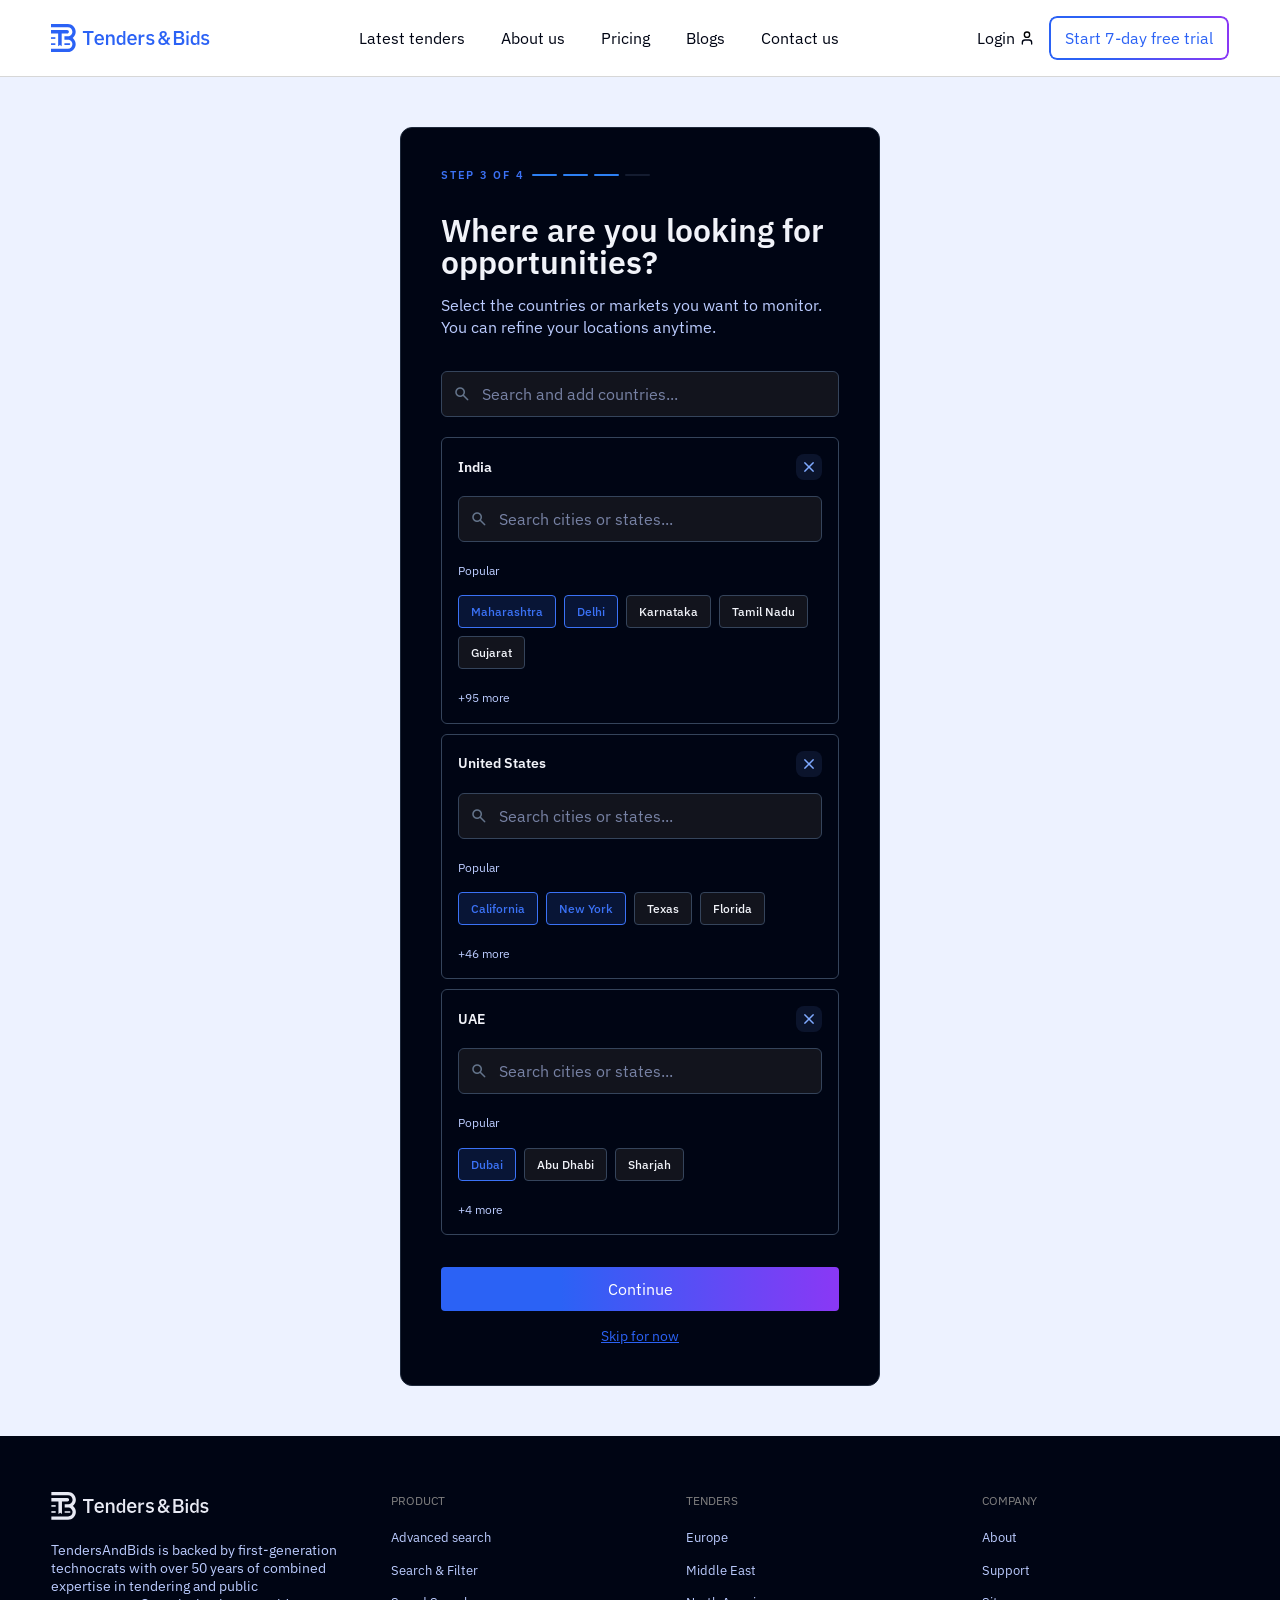
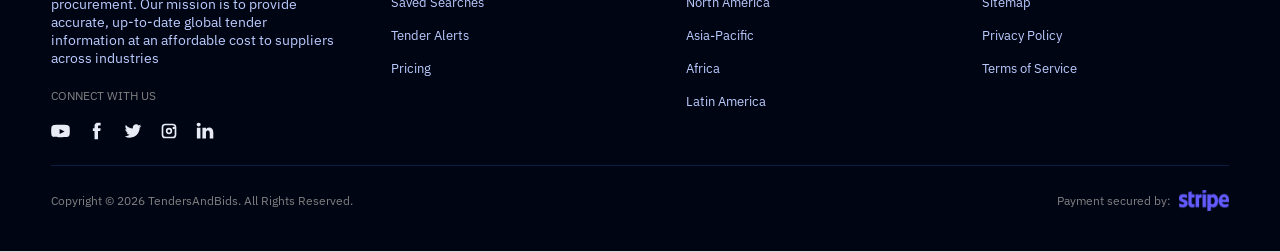
<file: pages/auth/location.html>
<!DOCTYPE html>
<html lang="en">

<head>
    <meta charset="UTF-8" />
    <meta name="viewport" content="width=device-width, initial-scale=1.0" />

    <title>Where are you looking for opportunities? | Tenders & Bids</title>

    <link rel="stylesheet"
        href="https://fonts.googleapis.com/css2?family=IBM+Plex+Sans:wght@400;500;600;700&family=Inter:wght@400;500;600;700&family=Material+Symbols+Rounded:opsz,wght,FILL,GRAD@24,400,0,0&display=swap">

    <link rel="icon" href="../../assets/logos/navbar-logo.png">
    <link rel="stylesheet" href="../../css/global.css">
    <link rel="stylesheet" href="../../css/components.css">
    <link rel="stylesheet" href="../../css/responsive.css">
</head>

<body>

    <div id="site-header"></div>

    <main class="page-shell">
        <section class="onboarding-shell unique-shell" aria-label="Location selection">
            <div class="onboarding-container">

                <!-- 1. Step Indicator -->
                <div class="step-indicator">
                    <span>Step 3 of 4</span>

                    <div class="step-dots">
                        <span class="step-dot is-active"></span>
                        <span class="step-dot is-active"></span>
                        <span class="step-dot is-active"></span>
                        <span class="step-dot is-soft"></span>
                    </div>
                </div>

                <!-- 2. Header Section -->
                <div class="onboarding__header">
                    <h1 class="onboarding-title">Where are you looking for opportunities?</h1>
                    <p class="onboarding-subtitle">
                        Select the countries or markets you want to monitor.
                        You can refine your locations anytime.
                    </p>
                </div>

                <!-- 3. Location Content -->
                <div class="onboarding__verification">
                    <div class="onboarding_field has-icon">
                        <span class="material-symbols-rounded input-icon">search</span>
                        <input type="text" placeholder="Search and add countries..." aria-label="Search countries" />
                    </div>

                    <div id="location-groups" class="toggle-list"></div>
                </div>

                <!-- 4. Actions Section -->
                <div class="onboarding-card__legal">
                    <button class="secondary-btn" type="button" data-next="notifications.html">Continue</button>
                    <p class="onboarding-note"><a href="notifications.html">Skip for now</a></p>
                </div>

            </div>
        </section>
    </main>

    <div id="site-footer"></div>

    <script src="../../js/data.js"></script>
    <script src="../../js/components.js"></script>
    <script src="../../js/main.js"></script>
    <script src="./auth.js"></script>
</body>

</html>
</file>
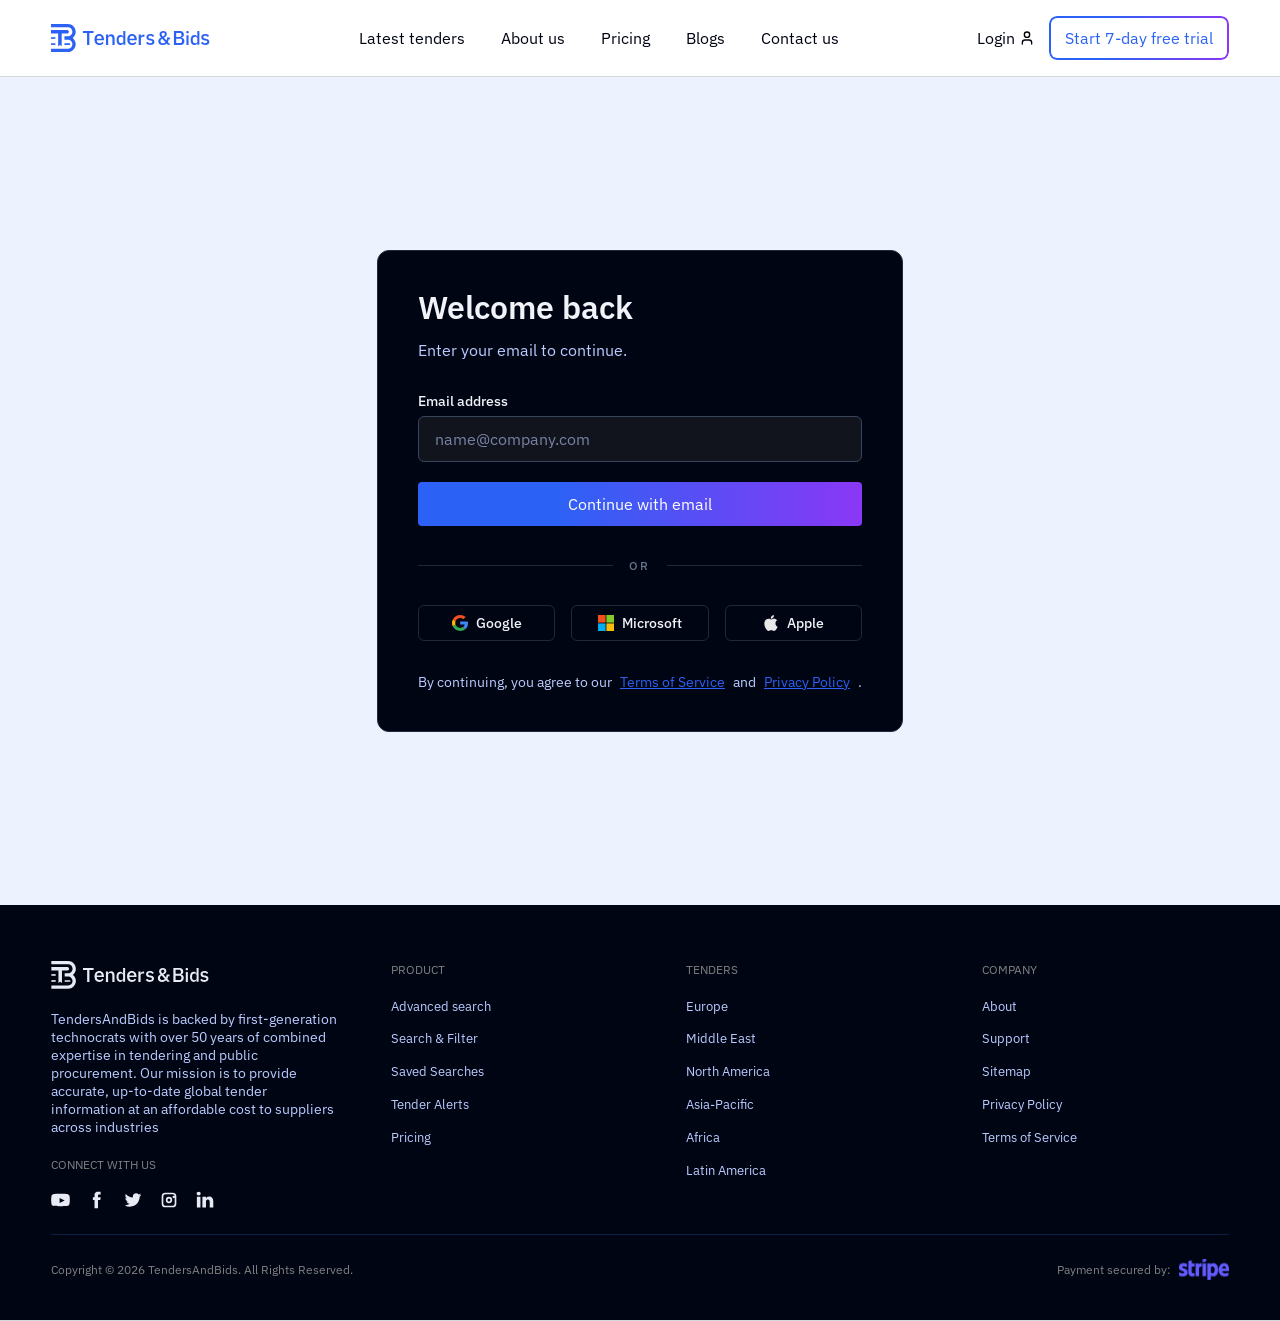
<file: pages/auth/login.html>
<!DOCTYPE html>
<html lang="en">

<head>
    <meta charset="UTF-8" />
    <meta name="viewport" content="width=device-width, initial-scale=1.0" />

    <title>Welcome back | Tenders & Bids</title>

    <link rel="icon" href="../../assets/logos/navbar-logo.png">
    <link rel="stylesheet" href="../../css/global.css">
    <link rel="stylesheet" href="../../css/components.css">
    <link rel="stylesheet" href="../../css/responsive.css">
    <!-- <link rel="stylesheet" href="./auth.css" /> -->
</head>

<body>

    <div id="site-header"></div>

    <main class="page-shell">
        <section class="onboarding-shell" aria-label="Login form">
            <div class="onboarding-container first-container">
                <!-- 1. Welcome Section -->
                <div class="onboarding__header">
                    <h1 class="onboarding-title">Welcome back</h1>
                    <p class="onboarding-subtitle">
                        Enter your email to continue.
                    </p>
                </div>

                <!-- 2. Email Section -->
                <div class="onboarding__verification">
                    <div class="onboarding_field">
                        <label for="email">Email address</label>

                        <input id="email" type="email" placeholder="name@company.com"/>
                    </div>

                    <button class="secondary-btn" type="button" data-next="verify.html">
                        Continue with email
                    </button>
                </div>

                <!-- 3. Divider Section -->
                <div class="onboarding-card__divider">
                    <div class="onboarding-divider">
                        <span>or</span>
                    </div>
                </div>

                <!-- 4. Social Login Section -->
                <div class="onboarding-card__social">
                    <div class="onboarding-row">
                        <button type="button" class="onboarding-btn" data-next="create-account.html">
                            <svg width="16" height="16" viewBox="0 0 16 16" fill="none" xmlns="http://www.w3.org/2000/svg">
                                <path
                                    d="M8.16337 3.09334C9.69625 3.09334 10.7303 3.74223 11.3198 4.28445L13.6237 2.08C12.2087 0.791112 10.3674 0 8.16337 0C4.97062 0 2.21325 1.79556 0.87085 4.40889L3.51031 6.41778C4.17244 4.48889 6.00464 3.09334 8.16337 3.09334Z"
                                    fill="#F25022" />
                                <path
                                    d="M16.0001 8.17779C16.0001 7.52001 15.9456 7.04001 15.8277 6.54224H8.16333V9.51113H12.6622C12.5715 10.2489 12.0817 11.36 10.9933 12.1067L13.5692 14.0622C15.1112 12.6667 16.0001 10.6134 16.0001 8.17779Z"
                                    fill="#4285F4" />
                                <path
                                    d="M3.51927 9.58227C3.34694 9.0845 3.24717 8.55116 3.24717 8.00005C3.24717 7.44894 3.34694 6.9156 3.5102 6.41783L0.870748 4.40894C0.31746 5.49338 0 6.71116 0 8.00005C0 9.28894 0.31746 10.5067 0.870748 11.5912L3.51927 9.58227Z"
                                    fill="#FBBC05" />
                                <path
                                    d="M8.16333 16C10.3674 16 12.2178 15.2889 13.5692 14.0622L10.9933 12.1067C10.3039 12.5778 9.37875 12.9067 8.16333 12.9067C6.0046 12.9067 4.1724 11.5111 3.51934 9.58221L0.879883 11.5911C2.22229 14.2044 4.97059 16 8.16333 16Z"
                                    fill="#34A853" />
                            </svg>

                            Google
                        </button>

                        <button type="button" class="onboarding-btn" data-next="create-account.html">
                            <svg width="16" height="16" viewBox="0 0 16 16" fill="none" xmlns="http://www.w3.org/2000/svg">
                                <path d="M7.60416 7.60275H0V0H7.60416V7.60275Z" fill="#F1511B" />
                                <path d="M16 7.60281H8.396V6.10352e-05H16V7.60281Z" fill="#80CC28" />
                                <path d="M7.60394 16H0V8.39734H7.60394V16Z" fill="#00ADEF" />
                                <path d="M16 16H8.396V8.39734H16V16Z" fill="#FBBC09" />
                            </svg>

                            Microsoft
                        </button>

                        <button type="button" class="onboarding-btn" data-next="create-account.html">
                            <svg width="16" height="16" viewBox="0 0 16 16" fill="none" xmlns="http://www.w3.org/2000/svg">
                                <path
                                    d="M11.2327 3.74512C12.2928 3.74517 13.4159 4.34087 14.2151 5.36816C11.5949 6.84891 12.0189 10.7071 14.6663 11.7393C14.3024 12.5707 14.1273 12.9423 13.6585 13.6787C13.0043 14.707 12.0819 15.9877 10.9378 15.9971C9.92253 16.0083 9.66061 15.3149 8.2825 15.3232C6.90398 15.3308 6.61612 16.0103 5.59891 16C4.45575 15.9897 3.58118 14.8339 2.92704 13.8057C1.09714 10.9326 0.904971 7.55961 2.03348 5.76562C2.83634 4.49202 4.10269 3.74709 5.29227 3.74707C6.50295 3.74707 7.26519 4.43164 8.26786 4.43164C9.24017 4.43145 9.83245 3.74512 11.2327 3.74512ZM10.9261 0C11.0656 0.971826 10.6793 1.92406 10.1702 2.59766C9.62552 3.32001 8.68708 3.87873 7.77762 3.84961C7.61161 2.91925 8.03675 1.96083 8.55399 1.31641C9.12147 0.605175 10.094 0.0592693 10.9261 0Z"
                                    fill="#E9E9E9" />
                            </svg>

                            Apple
                        </button>
                    </div>
                </div>

                <!-- 5. Legal Section -->
                <div class="onboarding-card__legal">
                    <p class="onboarding-note">
                        By continuing, you agree to our
                        <a href="#">Terms of Service</a>
                        and
                        <a href="#">Privacy Policy</a>.
                    </p>
                </div>
            </div>
        </section>
    </main>

    <div id="site-footer"></div>

    <script src="../../js/data.js"></script>
    <script src="../../js/components.js"></script>
    <script src="../../js/main.js"></script>
    <script src="./auth.js"></script>
</body>

</html>
</file>
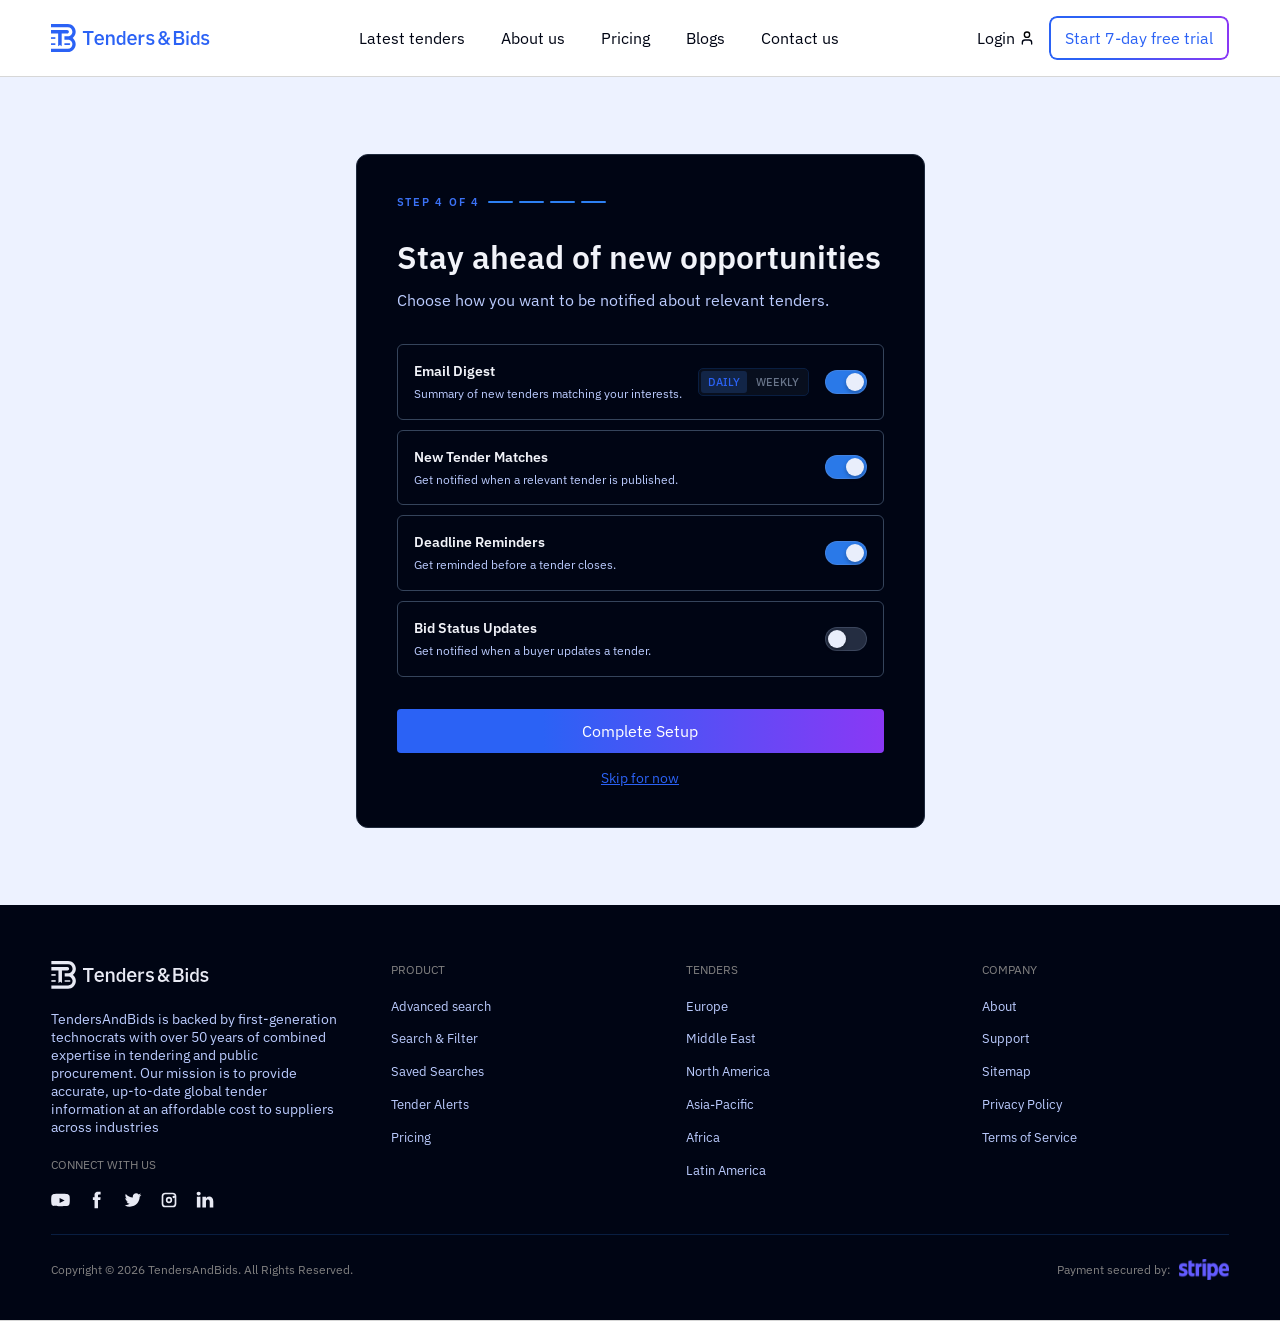
<file: pages/auth/notifications.html>
<!DOCTYPE html>
<html lang="en">

<head>
    <meta charset="UTF-8" />
    <meta name="viewport" content="width=device-width, initial-scale=1.0" />

    <title>Stay ahead of new opportunities | Tenders & Bids</title>

    <link rel="stylesheet"
        href="https://fonts.googleapis.com/css2?family=IBM+Plex+Sans:wght@400;500;600;700&family=Inter:wght@400;500;600;700&family=Material+Symbols+Rounded:opsz,wght,FILL,GRAD@24,400,0,0&display=swap">

    <link rel="icon" href="../../assets/logos/navbar-logo.png">
    <link rel="stylesheet" href="../../css/global.css">
    <link rel="stylesheet" href="../../css/components.css">
    <link rel="stylesheet" href="../../css/responsive.css">
</head>

<body>

    <div id="site-header"></div>

    <main class="page-shell">
        <section class="onboarding-shell unique-shell" aria-label="Notifications setup">
            <div class="onboarding-container first-container">

                <!-- 1. Step Indicator -->
                <div class="step-indicator">
                    <span>Step 4 of 4</span>

                    <div class="step-dots">
                        <span class="step-dot is-active"></span>
                        <span class="step-dot is-active"></span>
                        <span class="step-dot is-active"></span>
                        <span class="step-dot is-active"></span>
                    </div>
                </div>

                <!-- 2. Header Section -->
                <div class="onboarding__header">
                    <h1 class="onboarding-title">Stay ahead of new opportunities</h1>
                    <p class="onboarding-subtitle">
                        Choose how you want to be notified about relevant tenders.
                    </p>
                </div>

                <!-- 3. Notification Options -->
                <div class="toggle-list">

                    <div class="toggle-row row-between">
                        <div class="toggle-label">
                            Email Digest
                            <small>Summary of new tenders matching your interests.</small>
                        </div>
                            <div class="email-digest-options">
                                <button class="digest-option is-active" type="button">Daily</button>
                                <button class="digest-option" type="button">Weekly</button>
                            </div>
                        <span class="switch is-on" role="switch" aria-checked="true" aria-label="Email digest"></span>
                    </div>

                    <div class="toggle-row row-between">
                        <div class="toggle-label">
                            New Tender Matches
                            <small>Get notified when a relevant tender is published.</small>
                        </div>
                        <span class="switch is-on" role="switch" aria-checked="true" aria-label="New tender matches"></span>
                    </div>

                    <div class="toggle-row row-between">
                        <div class="toggle-label">
                            Deadline Reminders
                            <small>Get reminded before a tender closes.</small>
                        </div>
                        <span class="switch is-on" role="switch" aria-checked="true" aria-label="Deadline reminders"></span>
                    </div>

                    <div class="toggle-row row-between">
                        <div class="toggle-label">
                            Bid Status Updates
                            <small>Get notified when a buyer updates a tender.</small>
                        </div>
                        <span class="switch" role="switch" aria-checked="false" aria-label="Bid status updates"></span>
                    </div>

                </div>

                <!-- 4. Actions Section -->
                <div class="onboarding-card__legal">
                    <button class="secondary-btn" type="button" data-next="ready.html">Complete Setup</button>
                    <p class="onboarding-note"><a href="ready.html">Skip for now</a></p>
                </div>

            </div>
        </section>
    </main>

    <div id="site-footer"></div>

    <script src="../../js/data.js"></script>
    <script src="../../js/components.js"></script>
    <script src="../../js/main.js"></script>
    <script src="./auth.js"></script>
</body>

</html>
</file>
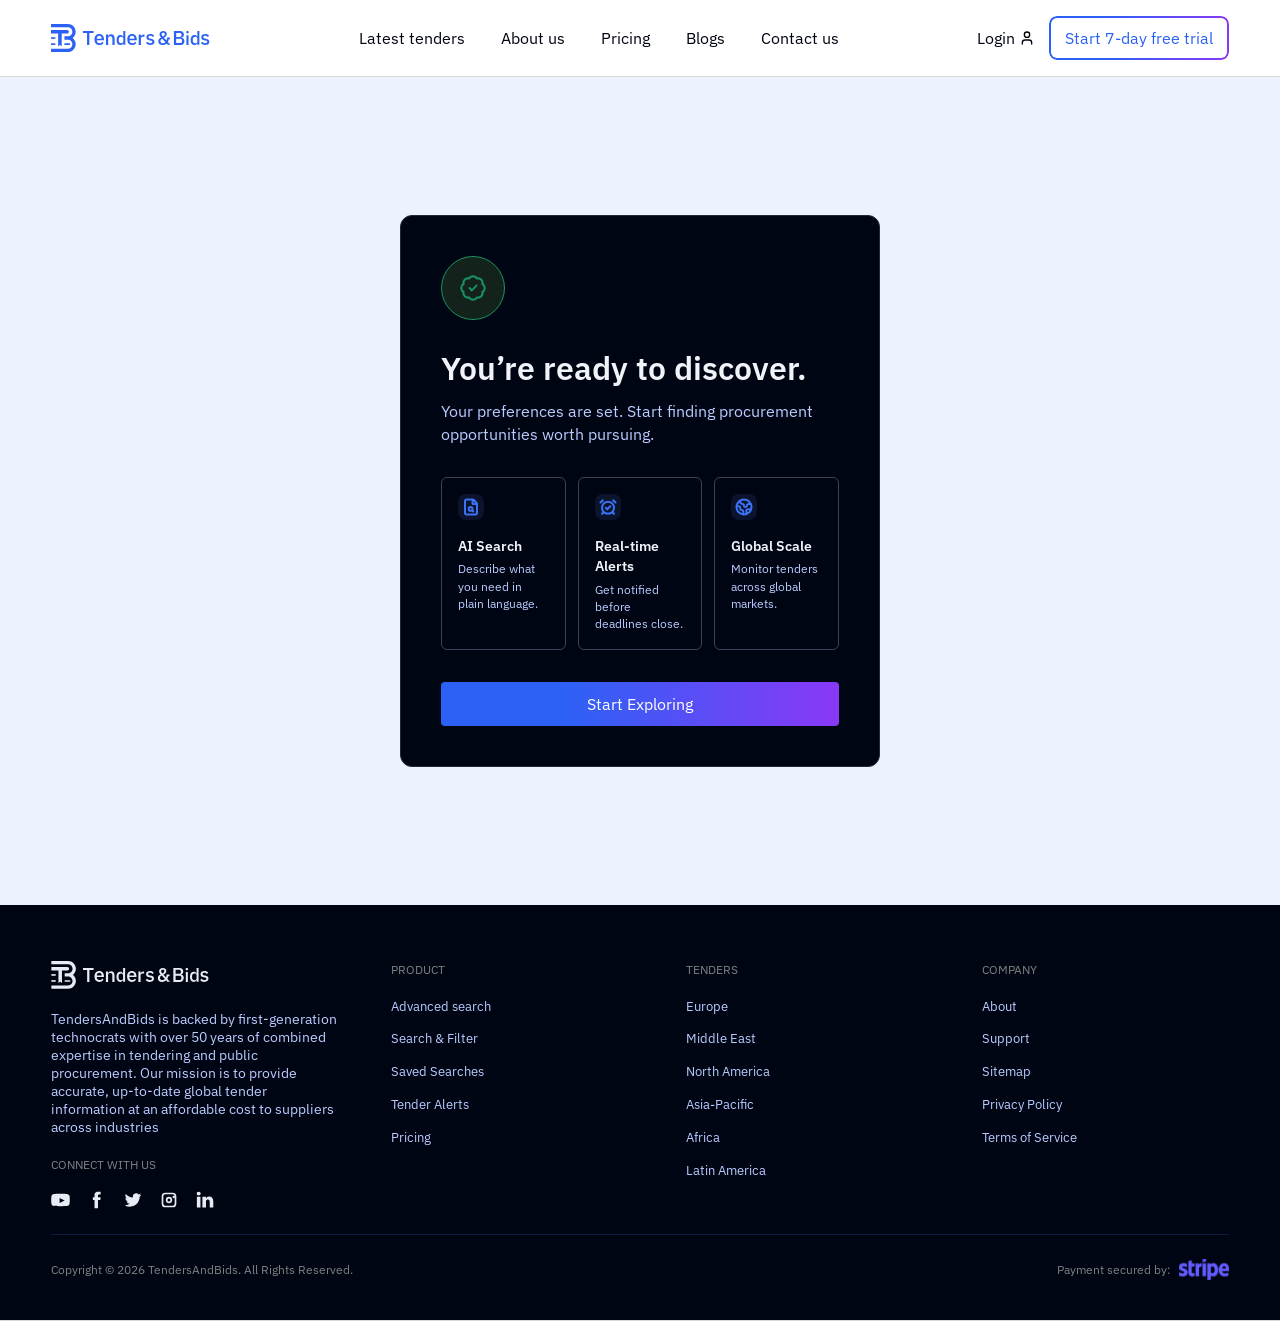
<file: pages/auth/ready.html>
<!DOCTYPE html>
<html lang="en">

<head>
    <meta charset="UTF-8" />
    <meta name="viewport" content="width=device-width, initial-scale=1.0" />

    <title>You’re ready to discover | Tenders &amp; Bids</title>

    <link rel="stylesheet"
        href="https://fonts.googleapis.com/css2?family=IBM+Plex+Sans:wght@400;500;600;700&family=Inter:wght@400;500;600;700&family=Material+Symbols+Rounded:opsz,wght,FILL,GRAD@24,400,0,0&display=swap">

    <link rel="icon" href="../../assets/logos/navbar-logo.png">
    <link rel="stylesheet" href="../../css/global.css">
    <link rel="stylesheet" href="../../css/components.css">
    <link rel="stylesheet" href="../../css/responsive.css">
</head>

<body>

    <div id="site-header"></div>

    <main class="page-shell">
        <section class="onboarding-shell" aria-label="Setup complete">
            <div class="onboarding-container">

                <!-- 1. Success Icon -->
                <svg width="64" height="64" viewBox="0 0 64 64" fill="none" xmlns="http://www.w3.org/2000/svg">
                    <rect x="0.5" y="0.5" width="63" height="63" rx="31.5" fill="#13231B" />
                    <rect x="0.5" y="0.5" width="63" height="63" rx="31.5" stroke="#179462" />
                    <path
                        d="M28.5005 31.999L30.8338 34.3323L35.5005 29.6656M22.4924 28.0558C22.3221 27.2887 22.3482 26.4911 22.5684 25.7368C22.7886 24.9826 23.1956 24.2961 23.7518 23.7411C24.3079 23.1861 24.9952 22.7805 25.75 22.5619C26.5047 22.3433 27.3024 22.3189 28.069 22.4908C28.491 21.8308 29.0724 21.2876 29.7595 20.9114C30.4466 20.5352 31.2174 20.338 32.0007 20.338C32.7841 20.338 33.5548 20.5352 34.2419 20.9114C34.929 21.2876 35.5104 21.8308 35.9324 22.4908C36.7002 22.3181 37.4993 22.3425 38.2552 22.5616C39.0111 22.7807 39.6994 23.1874 40.2559 23.7439C40.8124 24.3005 41.2191 24.9887 41.4382 25.7446C41.6573 26.5005 41.6817 27.2996 41.509 28.0674C42.169 28.4894 42.7122 29.0708 43.0884 29.7579C43.4646 30.445 43.6618 31.2157 43.6618 31.9991C43.6618 32.7825 43.4646 33.5532 43.0884 34.2403C42.7122 34.9274 42.169 35.5088 41.509 35.9308C41.6809 36.6975 41.6565 37.4951 41.4379 38.2499C41.2193 39.0046 40.8137 39.6919 40.2587 40.248C39.7037 40.8042 39.0172 41.2113 38.263 41.4314C37.5087 41.6516 36.7111 41.6777 35.944 41.5074C35.5226 42.1699 34.9408 42.7154 34.2525 43.0933C33.5642 43.4712 32.7917 43.6693 32.0065 43.6693C31.2213 43.6693 30.4488 43.4712 29.7606 43.0933C29.0723 42.7154 28.4905 42.1699 28.069 41.5074C27.3024 41.6793 26.5047 41.6548 25.75 41.4363C24.9952 41.2177 24.3079 40.8121 23.7518 40.2571C23.1956 39.7021 22.7886 39.0156 22.5684 38.2614C22.3482 37.5071 22.3221 36.7095 22.4924 35.9424C21.8273 35.5215 21.2795 34.9393 20.8999 34.2498C20.5203 33.5604 20.3213 32.7861 20.3213 31.9991C20.3213 31.2121 20.5203 30.4378 20.8999 29.7483C21.2795 29.0589 21.8273 28.4766 22.4924 28.0558Z"
                        stroke="#179462" stroke-width="2" stroke-linecap="round" />
                </svg>


                <!-- 2. Header Section -->
                <div class="onboarding__header">
                    <h1 class="onboarding-title">You’re ready to discover.</h1>
                    <p class="onboarding-subtitle">
                        Your preferences are set. Start finding procurement
                        opportunities worth pursuing.
                    </p>
                </div>

                <!-- 3. Features -->
                <div class="card-stack">

                    <article class="toggle-row toggle-list">
                        <span class="icon-pill" aria-hidden="true"><svg width="18" height="18" viewBox="0 0 18 18"
                                fill="none" xmlns="http://www.w3.org/2000/svg">
                                <path
                                    d="M10.5002 1.49939H4.50083C4.10304 1.49939 3.72155 1.65744 3.44027 1.93877C3.159 2.22009 3.00098 2.60166 3.00098 2.99951V15.0005C3.00098 15.3983 3.159 15.7799 3.44027 16.0612C3.72155 16.3425 4.10304 16.5006 4.50083 16.5006H13.4999C13.8977 16.5006 14.2792 16.3425 14.5605 16.0612C14.8418 15.7799 14.9998 15.3983 14.9998 15.0005V5.99975M10.5002 1.49939C10.7376 1.49901 10.9727 1.5456 11.1921 1.63648C11.4114 1.72736 11.6105 1.86074 11.7781 2.02893L14.4688 4.72015C14.6374 4.88779 14.7712 5.08719 14.8623 5.30682C14.9534 5.52645 15.0002 5.76196 14.9998 5.99975M10.5002 1.49939V5.24969C10.5002 5.44862 10.5792 5.6394 10.7199 5.78006C10.8605 5.92072 11.0513 5.99975 11.2501 5.99975L14.9998 5.99975M9.97513 12.2251L11.25 13.5002M10.5002 10.8751C10.5002 11.9108 9.66084 12.7503 8.62541 12.7503C7.58998 12.7503 6.7506 11.9108 6.7506 10.8751C6.7506 9.83952 7.58998 8.99999 8.62541 8.99999C9.66084 8.99999 10.5002 9.83952 10.5002 10.8751Z"
                                    stroke="#3B72F6" stroke-width="2" stroke-linecap="round" />
                            </svg>
                        </span>
                        <div class="toggle-label">
                            AI Search
                            <small>Describe what you need in plain language.</small>
                        </div>
                    </article>

                    <article class="toggle-row toggle-list">
                        <span class="icon-pill" aria-hidden="true"><svg width="18" height="18" viewBox="0 0 18 18"
                                fill="none" xmlns="http://www.w3.org/2000/svg">
                                <path
                                    d="M3.7492 2.25L1.49902 4.49998M16.5002 4.49998L14.25 2.25M4.78429 14.025L2.99914 15.75M13.2297 14.0023L14.9998 15.7498M6.74944 9.74992L8.24956 11.2499L11.2498 8.24994M15.0001 9.74992C15.0001 13.0636 12.3136 15.7499 8.99962 15.7499C5.68565 15.7499 2.99914 13.0636 2.99914 9.74992C2.99914 6.43625 5.68565 3.74998 8.99962 3.74998C12.3136 3.74998 15.0001 6.43625 15.0001 9.74992Z"
                                    stroke="#3B72F6" stroke-width="2" stroke-linecap="round" />
                            </svg>
                        </span>
                        <div class="toggle-label">
                            Real-time Alerts
                            <small>Get notified before deadlines close.</small>
                        </div>
                    </article>

                    <article class="toggle-row toggle-list">
                        <span class="icon-pill" aria-hidden="true"><svg width="18" height="18" viewBox="0 0 18 18"
                                fill="none" xmlns="http://www.w3.org/2000/svg">
                                <g clip-path="url(#clip0_276_1688)">
                                    <path
                                        d="M16.1552 11.2502H12.7499C12.3521 11.2502 11.9705 11.4082 11.6892 11.6895C11.4079 11.9709 11.2498 12.3524 11.2498 12.7503V16.1556M5.24932 2.50435V3.74945C5.24932 4.34624 5.4864 4.91858 5.90839 5.34057C6.33038 5.76256 6.90272 5.99963 7.4995 5.99963C7.89736 5.99963 8.27892 6.15768 8.56025 6.43901C8.84157 6.72033 8.99962 7.1019 8.99962 7.49975C8.99962 8.32482 9.67468 8.99987 10.4997 8.99987C10.8976 8.99987 11.2792 8.84182 11.5605 8.5605C11.8418 8.27917 11.9999 7.89761 11.9999 7.49975C11.9999 6.67469 12.6749 5.99963 13.5 5.99963H15.8777M8.24942 16.4631V13.5003C8.24942 13.1025 8.09137 12.7209 7.81004 12.4396C7.52871 12.1583 7.14715 12.0002 6.7493 12.0002C6.35144 12.0002 5.96988 11.8422 5.68855 11.5609C5.40722 11.2795 5.24918 10.898 5.24918 10.5001V9.75005C5.24918 9.35219 5.09113 8.97063 4.8098 8.6893C4.52848 8.40798 4.14691 8.24993 3.74906 8.24993H1.53638M16.5002 8.99999C16.5002 13.1425 13.1421 16.5006 8.99962 16.5006C4.85716 16.5006 1.49902 13.1425 1.49902 8.99999C1.49902 4.85752 4.85716 1.49939 8.99962 1.49939C13.1421 1.49939 16.5002 4.85752 16.5002 8.99999Z"
                                        stroke="#3B72F6" stroke-width="2" stroke-linecap="round" />
                                </g>
                                <defs>
                                    <clipPath id="clip0_276_1688">
                                        <rect width="18" height="18" fill="white" />
                                    </clipPath>
                                </defs>
                            </svg>
                        </span>
                        <div class="toggle-label">
                            Global Scale
                            <small>Monitor tenders across global markets.</small>
                        </div>
                    </article>

                </div>

                <!-- 4. Actions Section -->
                <div class="onboarding-card__legal">
                    <button class="secondary-btn" type="button" data-next="../../index.html">Start Exploring</button>
                </div>

            </div>
        </section>
    </main>

    <div id="site-footer"></div>

    <script src="../../js/data.js"></script>
    <script src="../../js/components.js"></script>
    <script src="../../js/main.js"></script>
    <script src="./auth.js"></script>
</body>

</html>
</file>
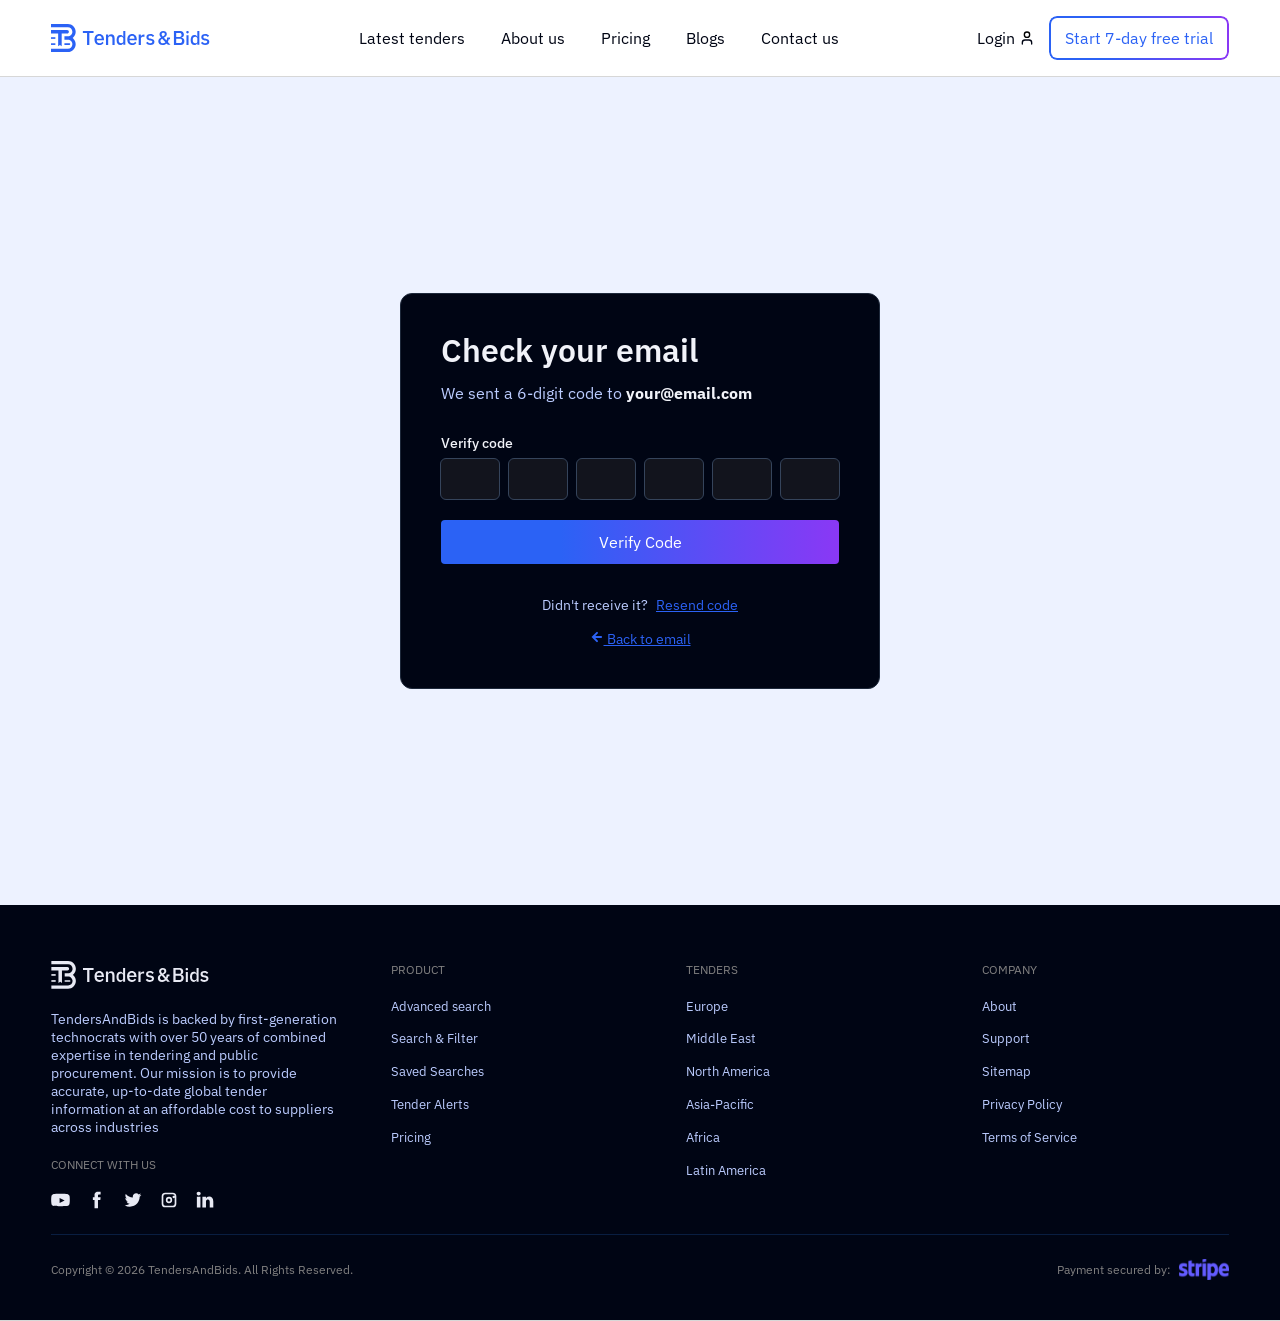
<file: pages/auth/verify.html>
<!DOCTYPE html>
<html lang="en">

<head>
    <meta charset="UTF-8" />
    <meta name="viewport" content="width=device-width, initial-scale=1.0" />

    <title>Check your email | Tenders & Bids</title>

    <link rel="icon" href="../../assets/logos/navbar-logo.png">
    <link rel="stylesheet" href="../../css/global.css">
    <link rel="stylesheet" href="../../css/components.css">
    <link rel="stylesheet" href="../../css/responsive.css">
    <!-- <link rel="stylesheet" href="./auth.css" /> -->
</head>

<body>
    <div id="site-header"></div>

    <main class="page-shell">
        <section class="onboarding-shell" aria-label="Email verification card">
            <div class="onboarding-container">
                            <!-- 1. Header Section -->
            <div class="onboarding__header">
                <h1 class="onboarding-title">Check your email</h1>
                <p class="onboarding-subtitle">
                    We sent a 6-digit code to
                    <strong>your@email.com</strong>
                </p>
            </div>

            <!-- 2. Verification Section -->
            <div class="onboarding__verification">
                <div class="onboarding_field">
                    <label>Verify code</label>
                    <div class="onboarding-box">
                        <input class="onboarding-input" type="text" inputmode="numeric" maxlength="1" aria-label="Digit 1" />
                        <input class="onboarding-input" type="text" inputmode="numeric" maxlength="1" aria-label="Digit 2" />
                        <input class="onboarding-input" type="text" inputmode="numeric" maxlength="1" aria-label="Digit 3" />
                        <input class="onboarding-input" type="text" inputmode="numeric" maxlength="1" aria-label="Digit 4" />
                        <input class="onboarding-input" type="text" inputmode="numeric" maxlength="1" aria-label="Digit 5" />
                        <input class="onboarding-input" type="text" inputmode="numeric" maxlength="1" aria-label="Digit 6" />
                    </div>
                </div>

                <button class="secondary-btn" type="button" data-next="create-account.html">
                    Verify Code
                </button>
            </div>

            <!-- 3. Footer Section -->
            <div class="onboarding-card__legal">
                <p class="onboarding-note">
                    Didn't receive it?
                    <a href="email-verify.html">Resend code</a>
                </p>

                <p class="onboarding-note">
                    <a href="login.html">
                        <svg width="14" height="14" viewBox="0 0 14 14" fill="none" xmlns="http://www.w3.org/2000/svg">
                            <path d="M6.99982 2.9162L2.91602 7L6.99982 11.0838M2.91602 7H11.0836" stroke="#2B62F5" stroke-width="2"
                                stroke-linecap="round" />
                        </svg>

                         Back to email</a>
                </p>
            </div>
            </div>
        </section>
    </main>
    <div id="site-footer"></div>

    <script src="../../js/data.js"></script>
    <script src="../../js/components.js"></script>
    <script src="./auth.js"></script>
    <script src="../../js/main.js"></script>

</body>
</html>
</file>
<file: css/global.css>
@import url('https://fonts.googleapis.com/css2?family=IBM+Plex+Sans:ital,wght@0,100..700;1,100..700&display=swap');

*,
*::before,
*::after {
    box-sizing: border-box;
}

html {
    scroll-behavior: smooth;
}

body {
    margin: 0;
    background: var(--color-bg-light);
    font-family: var(--font);
    overflow-x: hidden;
}

h1, h2, h3, h4, h5, h6, p {
    margin: 0;
}

ul, ol {
    margin: 0;
    padding: 0;
    list-style: none;
}

button, input, select, textarea {
    font: inherit;
}

button {
    border: 0;
    cursor: pointer;
    background: none;
}

img {
    display: block;
    max-width: 100%;
}

a {
    color: inherit;
    text-decoration: none;
}

:root {
    --glow: #3B72F6;
    --color-bg-dark: #080F1E;
    --color-bg-light: #FFFFFF;
    --color-bg-soft: #EDF2FF;
    --color-bg-footer: #000514;

    --color-text-accent: #2B62F5;
    --color-text-primary: #E8EAF4;
    --color-text-dark: #000514;
    --color-text-hero-support: #BBCCFF;
    --color-text-hero-search: #F1F3F9;
    --color-text-subheading: #353638;
    --color-text-muted: #808080;
    --color-text-card-title: #1A1A1A;
    --color-text-white: #FFFFFF;
    --color-text-card-label: #666666;

    --color-border-primary: #091E41;
    --color-border-secondary: #C9C9C9;
    --color-border-accent: #D7D7D7;
    --color-border-card: #E1EAFF;

    --color-auth-border: #1E293B;
    --color-auth-secondary-border: #35445B;
    --color-input-bg: #12141D;
    --color-auth-bg: #000514;
    --color-auth-divider: #64748B;

    --img-bg: #F4F4F4;

    --gradient-primary: linear-gradient(90deg, #2B62F5 30%, #8A38F5 100%);
    --gradient-secondary: linear-gradient(90deg, #2B62F5 30%, #8A38F5 100%);
    --gradient-tertiary: linear-gradient(-121deg, #081F5B 0%, #A05AFC 50%, #081F5B 95%);
    --gradient-primary-hover: linear-gradient(90deg, #8A38F5 30%, #2B62F5 100%);
    --gradient-secondary-hover: linear-gradient(90deg, #8A38F5 30%, #2B62F5 100%);
    --gradient-standing: linear-gradient(180deg, #2B62F5 0%, #8A38F5 100%);

    --font: "IBM Plex Sans", sans-serif;

    --space-2: 2px;
    --space-4: 4px;
    --space-6: 6px;
    --space-8: 8px;
    --space-10: 10px;
    --space-12: 12px;
    --space-14: 14px;
    --space-16: 16px;
    --space-18: 18px;
    --space-20: 20px;
    --space-22: 22px;
    --space-24: 24px;
    --space-26: 26px;
    --space-28: 28px;
    --space-30: 30px;
    --space-32: 32px;
    --space-34: 34px;
    --space-36: 36px;
    --space-38: 38px;
    --space-40: 40px;
    --space-48: 48px;
    --space-80: 80px;
    --space-100: 100px;
    --space-104: 104px;
    --section-gap: 104px;
}

.primary-btn {
    position: relative;
    background: transparent;
    border: none;
    border-radius: 4px;
    padding: var(--space-12) var(--space-16);
    cursor: pointer;
    z-index: 0;
    display: flex;
    color: var(--color-text-accent);
}

.primary-btn::before {
    content: "";
    position: absolute;
    inset: 0;
    padding: 2px;
    border-radius: inherit;
    background: var(--gradient-primary);
    -webkit-mask:
        linear-gradient(#fff 0 0) content-box,
        linear-gradient(#fff 0 0);
    mask:
        linear-gradient(#fff 0 0) content-box,
        linear-gradient(#fff 0 0);
    -webkit-mask-composite: xor;
    mask-composite: exclude;
    z-index: -1;
    transition: background 0.5s ease;
}

.primary-btn:hover::before {
    background: var(--gradient-primary-hover);
}

.secondary-btn {
    background: var(--gradient-secondary);
    border-radius: 4px;
    padding: var(--space-12) var(--space-16);
    color: var(--color-text-white);
    border: none;
    cursor: pointer;
    transition: background 0.5s ease;
    display: flex;
    justify-content: center;
}

.secondary-btn:hover{
    background: var(--gradient-secondary-hover);
}

.accent-btn {
    padding: var(--space-16) var(--space-24);
    border-radius: 4px;
    cursor: pointer;
    background: var(--gradient-primary);
    border: none;
    transition: background 0.5s ease;
    color: var(--color-bg-light);
}

.accent-btn:hover{
    background: var(--gradient-primary-hover);
}

.left-align{
    text-align: left;
}

.accent-header{
    font-family: var(--font);
    font-size: 72px;
    color: var(--color-text-primary);
    line-height: 130%;
    font-weight: 600;
    font-style: normal;
}

.primary-header{
    font-family: var(--font);
    color: var(--color-text-dark);
    font-weight: 600;
    font-style: normal;
    font-size: 64px;
    line-height: 130%;
}

.accent-italic{
    font-family: var(--font);
    font-size: 72px;
    font-weight: 300;
    font-style: italic;
    color: var(--color-text-primary);
    line-height: 130%;
}

.primary-italic{
    font-family: var(--font);
    font-weight: 300;
    color: var(--color-text-dark);
    font-size: 64px;
    font-style: italic;
    line-height: 1;
}

.accent-support{
    font-family: var(--font);
    font-weight: 300;
    font-style: normal;
    font-size: 18px;
    line-height: 130%;
    color: var(--color-text-hero-support);
}

.primary-support{
    font-family: var(--font);
    font-size: 16px;
    font-weight: 400;
    font-style: normal;
    line-height: 130%;
    color: var(--color-text-subheading);
}

.shellNavbar{
    padding: var(--space-16) var(--space-100);
    border-bottom: 1px solid var(--color-border-accent);
}

.shellFooter{
    padding: var(--space-16) var(--space-100);
    border-bottom: 1px solid var(--color-border-accent);
    background-color: var(--color-bg-footer);
}

.shell{
    padding-left: clamp(18px, 4vw, var(--space-100));
    padding-right: clamp(18px, 4vw, var(--space-100));
}

.shellSecond{
    padding-left: clamp(18px, 4vw, var(--space-100));
    padding-right: clamp(18px, 4vw, var(--space-100));
    background-color: var(--color-bg-soft);
}

.shellNavbar,
.shellFooter {
    padding-left: clamp(18px, 4vw, var(--space-100));
    padding-right: clamp(18px, 4vw, var(--space-100));
}

.num{
    font-family: var(--font);
    color: var(--color-bg-light);
    font-size: 12px;
    font-weight: 600;
}

.cardHeader{
    font-family: var(--font);
    font-size: 24px;
    font-weight: 600;
    color: var(--color-text-card-title);
}

.cardSubHeader{
    font-family: var(--font);
    font-size: 16px;
    font-weight: 400;
    color: var(--color-text-subheading);
}

.statNum{
    color: var(--color-text-card-title);
    font-size: 24px;
    font-weight: 600;
    font-family: var(--font);
}

.statTitle{
    color: var(--color-text-subheading);
    font-size: 16px;
    font-weight: 400;
    font-family: var(--font);
}

.smallText{
    color: var(--color-text-accent);
    text-transform: uppercase;
    font-family: var(--font);
    font-size: 12px;
    font-weight: 400;
    display: flex;
}

.card-small-text{
    display: flex;
    color: var(--color-text-subheading);
    font-family: var(--font);
    font-size: 16px;
    font-weight: 400;
    line-height: 170%;
    text-transform: none;
}

.tender-page{
    gap: 0;
}

/* =========================================================
   AUTHENTICATION ONBOARDING
   ========================================================= */


.onboarding-shell {
    display: flex;
    align-items: center;
    justify-content: center;
    background-color: var(--color-bg-soft);
    min-height: calc(100vh - 72px);
}

.onboarding-container{
    width: min(100%, 480px);
    display: flex;
    flex-direction: column;
    padding: var(--space-40);
    gap: var(--space-32);
    background-color: var(--color-auth-bg);
    border: 1px solid var(--color-auth-border);
    border-radius: 12px;
}

.first-container{
    width: fit-content !important;
}

.onboarding__header{
    width: 100%;
    gap: var(--space-16);
    display: flex;
    flex-direction: column;
}

.onboarding-title {
    font-size: 32px;
    line-height: 100%;
    font-family: var(--font);
    font-weight: 600;
    color: var(--color-text-hero-search);
}

.onboarding-subtitle {
    color: var(--color-text-hero-support);
    font-size: 16px;
    line-height: 140%;
    font-weight: 400;
    font-family: var(--font);
}

.onboarding-subtitle strong{
    color: var(--color-text-hero-search);
}

.onboarding__verification{
    display: flex;
    flex-direction: column;
    gap: var(--space-20);
    width: 100%;
}

.onboarding_field {
  display: flex;
  flex-direction: column;
  gap: var(--space-8);
}

.onboarding_field label {
  font-family: var(--font);
  color: var(--color-text-hero-search);
  font-size: 14px;
  font-weight: 500;
  line-height: 100%;
}

.onboarding_field input {
  width: 100%;
  border: 1px solid var(--color-auth-secondary-border);
  border-radius: 6px;
  background: var(--color-input-bg);
  padding: var(--space-12) var(--space-16);
  outline: none;
  color: var(--color-text-hero-search);
  font-size: 16px;
  font-family: var(--font);
}

.onboarding_field input::placeholder{
  color: #BBCCFF99;
  font-size: 16px;
  font-family: var(--font);
}

.onboarding_field input:focus {
  border-color: var(--glow);
}

.onboarding_field.has-icon {
  position: relative;
}

.onboarding_field.has-icon input {
  padding-left: 40px;
}

.input-icon {
  position: absolute;
  left: 12px;
  top: 50%;
  transform: translateY(-50%);
  color: var(--color-auth-divider);
  font-size: 18px;
  pointer-events: none;
}

.row-between {
  display: flex;
  align-items: center;
  justify-content: space-between;
}

.onboarding-card__divider {
  width: 100%;
  display: flex;
  gap: var(--space-8);
  flex-direction: column;
}

.onboarding-divider {
  position: relative;
  text-align: center;
  color: var(--color-auth-divider);
  font-size: 12px;
  font-family: var(--font);
  letter-spacing: 0.18em;
  text-transform: uppercase;
}

.onboarding-divider::before {
  content: "";
  position: absolute;
  left: 0;
  right: 0;
  top: 50%;
  height: 1px;
  background: var(--color-auth-border);
}

.onboarding-divider span {
  position: relative;
  display: inline-block;
  padding: 0 16px;
  background:  var(--color-auth-bg);
  color: var(--color-auth-divider);
  font-family: var(--font);
  font-size: 12px;
  font-weight: 500;
  text-transform: uppercase;
}

.onboarding-card__social {
  width: 100%;
}

.onboarding-row {
  display: grid;
  grid-template-columns: repeat(3, minmax(0, 1fr));
  gap: var(--space-16);
}

.onboarding-btn {
  display: inline-flex;
  align-items: center;
  justify-content: center;
  gap: var(--space-8);
  border-radius: 6px;
  border: 1px solid var(--color-auth-border);
  color: var(--color-text-hero-search);
  font-weight: 500;
  font-size: 14px;
  font-family: var(--font);
  cursor: pointer;
  padding: var(--space-8) var(--space-16);
}

.onboarding-btn .icon {
  display: inline-flex;
  align-items: center;
  justify-content: center;
  border-radius: 50%;
  font-size: 16px;
  font-weight: 700;
}

.onboarding-card__legal {
  width: 100%;
  display: flex;
  flex-direction: column;
  gap: var(--space-16);
}

.onboarding-note {
  font-size: 14px;
  font-weight: 400;
  color: var(--color-text-hero-support);
  line-height: 18px;
  font-family: var(--font);
  display: flex;
  justify-content: center;
  align-items: center;
  gap: var(--space-8);
}

.onboarding-note a {
  color: var(--color-text-accent);
  text-decoration: underline;
}

.onboarding-box {
  display: flex;
  justify-content: center;
  gap: var(--space-8);
}

.onboarding-input {
  width: 60px !important;
  height: 42px;
  text-align: center;
}

.onboarding-input:focus {
  border:  2px solid var(--glow);
}

.step-indicator {
  display: flex;
  align-items: center;
  justify-content: flex-start;
  gap: 8px;
  color: var(--glow);
  font-size: 11px;
  letter-spacing: 0.16em;
  text-transform: uppercase;
  font-weight: 600;
}

.step-dots {
  display: inline-flex;
  align-items: center;
  gap: 6px;
}

.step-dot {
  width: 25px;
  height: 2px;
  border-radius: 2px;
  background: rgba(100, 137, 201, 0.22);
}

.step-dot.is-active {
  background: rgba(47, 135, 255, 0.95);
}

.step-dot.is-soft {
  background: rgba(122, 150, 199, 0.16);
}

.country-chip,
.option-chip {
  display: inline-flex;
  align-items: center;
  justify-content: center;
  min-height: 30px;
  border-radius: var(--space-4);
  background: var(--color-input-bg);
  border: 1px solid var(--color-auth-secondary-border);
  color: var(--color-text-hero-search);
  font-size: 12px;
  font-weight: 500;
  font-family: var(--font);
  padding: var(--space-8) var(--space-12);
}

.country-chip.is-selected,
.option-chip.is-selected {
  background: rgba(59, 114, 246, 0.15);
  border: 1px solid var(--glow);
  color: var(--glow);
}

.option-grid {
  display: flex;
  flex-wrap: wrap;
  gap: var(--space-8);
}

.option-chip {
  padding: var(--space-8) var(--space-12);
  cursor: pointer;
}

.toggle-list{
    display: flex;
    flex-direction: column;
    gap: var(--space-10);
}

.toggle-row {
  padding: var(--space-16);
  gap: var(--space-16);
  margin-top: 0;
  border-radius: 6px;
  border: 1px solid var(--color-auth-secondary-border);
  background-color: transparent;
  display: flex;
}

.toggle-label {
  font-size: 14px;
  line-height: 1.45;
  color: var(--color-text-hero-search);
  font-weight: 600;
  font-family: var(--font);
}

.toggle-label small {
  display: block;
  margin-top: 4px;
  color: var(--color-text-hero-support);
  font-size: 12px;
  font-weight: 400;
  font-family: var(--font);
}

.switch {
  position: relative;
  width: 42px;
  height: 24px;
  border-radius: 999px;
  background: rgba(130, 151, 182, 0.28);
  border: 1px solid rgba(156, 170, 204, 0.2);
  transition: background 0.2s ease;
}

.switch::after {
  content: "";
  position: absolute;
  top: 2px;
  left: 2px;
  width: 18px;
  height: 18px;
  border-radius: 50%;
  background: #e9eefb;
  box-shadow: 0 2px 4px rgba(0,0,0,0.28);
  transition: transform 0.2s ease;
}

.switch.is-on {
  background: rgba(47, 135, 255, 0.9);
}

.switch.is-on::after {
  transform: translateX(18px);
}

.icon-pill {
  display: inline-flex;
  align-items: center;
  justify-content: center;
  width: 26px;
  height: 26px;
  border-radius: 8px;
  background: rgba(90, 133, 219, 0.12);
  color: #7fa9ff;
  font-size: 16px;
}

.card-stack {
  display: grid;
  grid-template-columns: repeat(3, minmax(0, 1fr));
  gap: 12px;
}

.unique-shell{
    padding-top: 50px !important;
    padding-bottom: 50px !important;
}


.email-digest-options {
    display: flex;
    align-items: center;
    gap: 2px;
    padding: 2px;
    background: #080F1E;
    border: 1px solid #091E41;
    border-radius: 5px;
}

.digest-option {
    border: 0;
    background: transparent;
    color: #69758A;
    font-size: 11px;
    font-weight: 500;
    font-family: var(--font);
    padding: 4px 7px;
    border-radius: 3px;
    cursor: pointer;
    text-transform: uppercase;
}

.digest-option.is-active {
    background: #122547;
    color: #2B62F5;
}


@media (max-width: 768px) {
  .onboarding-shell {
    align-items: flex-start;
  }

  .onboarding-container {
    width: 100%;
    max-width: 480px;
    padding: var(--space-32, 32px);
    gap: var(--space-24, 24px);
  }

  /* fit-content ko mobile par full width karo */
  .first-container {
    width: 100% !important;
    max-width: 480px;
  }

  .unique-shell {
    padding-top: 32px !important;
    padding-bottom: 32px !important;
  }

  .onboarding-title {
    font-size: 28px;
    line-height: 110%;
  }
}

/* ---------- Mobile (<= 600px) ---------- */
@media (max-width: 600px) {
  /* Ready page: 3 cards ko stack karo */
  .card-stack {
    grid-template-columns: 1fr;
  }

  /* Email digest row: label upar, Daily/Weekly + switch neeche */
  .toggle-row .email-digest-options {
    order: 3;
  }
}

/* ---------- Small mobile (<= 480px) ---------- */
@media (max-width: 480px) {
  .onboarding-shell {
    padding: var(--space-16, 16px) var(--space-12, 12px);
  }

  .onboarding-container {
    padding: var(--space-24, 24px) var(--space-20, 20px);
    gap: var(--space-24, 24px);
    border-radius: 10px;
  }

  .onboarding-title {
    font-size: 24px;
    line-height: 120%;
  }

  .onboarding-subtitle {
    font-size: 14px;
  }

  .onboarding_field input {
    padding: var(--space-12, 12px) var(--space-12, 12px);
  }

  .onboarding_field.has-icon input {
    padding-left: 40px;
  }

  /* Social buttons: 3 column se 1 column */
  .onboarding-row {
    grid-template-columns: 1fr;
    gap: var(--space-12, 12px);
  }

  .onboarding-btn {
    padding: var(--space-12, 12px) var(--space-16, 16px);
  }

  /* OTP boxes: 6 boxes screen mein fit ho jayein */
  .onboarding-box {
    gap: 6px;
  }

  .onboarding-input {
    flex: 1 1 0;
    width: auto !important;
    min-width: 0;
    max-width: 52px;
    height: 48px;
    padding: 0 !important;
    font-size: 18px;
  }

  .toggle-row {
    padding: var(--space-12, 12px);
    gap: var(--space-12, 12px);
  }

  .onboarding-divider span {
    padding: 0 12px;
  }

  .step-dot {
    width: 20px;
  }
}

/* ---------- Very small (<= 360px) ---------- */
@media (max-width: 360px) {
  .onboarding-container {
    padding: var(--space-20, 20px) var(--space-16, 16px);
  }

  .onboarding-title {
    font-size: 22px;
  }

  .onboarding-box {
    gap: 4px;
  }

  .onboarding-input {
    height: 44px;
    font-size: 16px;
  }

  .digest-option {
    padding: 4px 6px;
    font-size: 10px;
  }
}

/* ---------- Landscape phone (height kam) ---------- */
@media (max-height: 520px) and (orientation: landscape) {
  .onboarding-shell {
    align-items: flex-start;
  }

  .unique-shell {
    padding-top: 16px !important;
    padding-bottom: 16px !important;
  }
}
</file>
<file: css/components.css>
.material-symbols-rounded {
    font-family: "Material Symbols Rounded";
    font-weight: normal;
    font-style: normal;
    font-size: 18px;
    line-height: 1;
    letter-spacing: normal;
    text-transform: none;
    display: inline-flex;
    align-items: center;
    justify-content: center;
    white-space: nowrap;
    direction: ltr;
    -webkit-font-smoothing: antialiased;
    font-variation-settings: "FILL" 0, "wght" 400, "GRAD" 0, "opsz" 24;
}

.icon-brand {
    color: var(--primary);
    font-size: 20px;
}

.icon-check {
    color: var(--success);
    font-size: 16px;
}

.site-header {
    position: relative;
    background: #ffffff;
}

.navbar {
    width: 100%;
    margin: 0 auto;
    display: flex;
    align-items: center;
    justify-content: space-between;
    gap: 24px;
    position: relative;
}

.brand {
    display: inline-flex;
    align-items: center;
    min-width: 170px;
}

.brand img {
    width: 159px;
    height: 29px;
    display: block;
}

.navbar__right {
    display: flex;
    align-items: center;
    justify-content: center;
    gap: 28px;
}

.nav-list {
    display: flex;
    align-items: center;
    gap: var(--space-8);
}

.nav-link {
    display: inline-flex;
    align-items: center;
    gap: var(--space-4);
    padding: var(--space-6) var(--space-14);
    font-size: 16px;
    line-height: 26px;
    font-weight: 400;
    color: var(--color-text-dark);
    transition: color 0.2s ease;
    font-family: var(--font);
}

.nav-link:hover {
    color: var(--color-text-accent);
}

.nav-link__chevron {
    display: flex;
    align-items: center;
    color: #1E1E1E;
    font-size: 16px;
    line-height: 1;
}

.nav-actions {
    display: flex;
    align-items: center;
}

.nav-login,
.nav-trial {
    display: inline-flex;
    align-items: center;
    justify-content: center;
    border-radius: 8px;
    font-size: 16px;
    font-weight: 400;
    transition: all 0.2s ease;
    font-family: var(--font);
}

.nav-login {
    color: var(--color-text-dark);
    display: flex;
    gap: var(--space-4);
    font-size: 16px;
    font-weight: 400;
    padding: var(--space-6) var(--space-14) var(--space-6) 0;
    font-family: var(--font);
}

.nav-trial {
    color: var(--color-text-accent);
}


.nav-toggle {
    display: none;
    width: 36px;
    height: 36px;
    flex-direction: column;
    justify-content: center;
    gap: 5px;
}

.nav-toggle span {
    display: block;
    height: 1.5px;
    width: 18px;
    margin: 0 auto;
    background: var(--text);
}

.status-badge {
    display: flex;
    align-items: center;
    gap: var(--space-6);
    padding: var(--space-8) var(--space-12);
    background: var(--panel);
    border: 1px solid var(--border);
    border-radius: var(--radius-xs);
    font-family: var(--font-mono);
    font-size: 12px;
    letter-spacing: -0.8px;
    color: var(--text-body);
    width: max-content;
    justify-content: center;
    flex-shrink: 0;
    padding-top: 9px;
}

.status-badge__dot {
    width: 6px;
    height: 6px;
    border-radius: 50%;
    background: var(--success-dot);
    flex-shrink: 0;
    transform: translateY(-0.5px);
}

.search-bar {
    display: flex;
    align-items: stretch;
    /* width: 667px; */
    max-width: 100%;
    min-height: 58px;
    background: var(--surface);
    border: 1px solid var(--border-strong);
    border-radius: var(--radius-sm);
    overflow: hidden;
}

.search-bar__icon {
    width: 52px;
    display: flex;
    align-items: center;
    justify-content: center;
    color: var(--text-muted);
    flex-shrink: 0;
    align-self: stretch;
    cursor: pointer;
}

.search-bar__input {
    flex: 1;
    min-width: 0;
    border: 0;
    background: transparent;
    color: var(--text-muted);
    font-size: 14px;
    line-height: 20px;      /* CHANGED: fixed, predictable value */
    padding: 0;              /* CHANGED: padding hata di, JS ab exact height set karega */
    box-sizing: border-box;  /* NEW: zaroori hai */
    outline: none;
    resize: none;
    overflow: hidden;
    font-family: var(--font-ui);
    align-self: center;      /* isi se ab real vertical centering milegi */
}

.search-bar__input.is-scrollable {
    overflow-y: auto;
}

.search-bar__input::-webkit-scrollbar {
    display: none;
}

.search-bar__clear {
    display: inline-flex;
    align-items: center;
    justify-content: center;
    width: 40px;
    flex-shrink: 0;
    color: var(--text-muted);
    background: transparent;
    cursor: pointer;
    align-self: stretch;
}

.search-bar__clear .material-symbols-rounded {
    font-size: 18px;
    line-height: 1;
}

.btn-search {
    padding: 0 20px;
    border-radius: 0;
    font-family: var(--font-ui);
    font-size: 13.5px;
    line-height: 21.6px;
    font-weight: 500;
    min-width: 162px;
    align-self: stretch;
    display: inline-flex;
}

.site-footer {
    background: var(--page);
    border-top: 1px solid var(--border);
    padding: var(--section-pad-y) 0 0;
}

.footer-top {
    display: grid;
    grid-template-columns: 292px 1fr 1fr 1fr;
    gap: var(--space-24);
    padding-bottom: var(--space-24);
}

.footer-brand__text {
    margin: var(--space-16) 0 var(--space-20);
    font-size: 14px;
    line-height: 18px;
    font-weight: 400;
    font-family: var(--font);
    color: var(--color-text-hero-support);
}

.footer-col {
    padding-left: var(--space-24);
}

.footer-col__title {
    font-family: var(--font);
    font-size: 12px;
    font-weight: 400;
    line-height: 17.6px;
    text-transform: uppercase;
    color: var(--color-text-muted);
    margin-bottom: var(--space-16);
}

.footer-col a {
    display: inline-block;
    padding: 2px 0 10px;
    font-size: 13px;
    line-height: 20.8px;
    color: var(--color-text-hero-support);
}

.social-row {
    display: flex;
    align-items: center;
    gap: var(--space-16);
    color: var(--text);
}

.social-row a {
    display: inline-flex;
    align-items: center;
    justify-content: center;
}

.social-icon {
    display: inline-flex;
    align-items: center;
    justify-content: center;
    width: 28px;
    height: 28px;
    border-radius: 50%;
    background: #E8EAF4;
    color: #0a0e17;
}

.social-icon svg {
    width: 16px;
    height: 16px;
    display: block;
    fill: currentColor;
}

.social-icon svg rect,
.social-icon svg circle {
    stroke: currentColor;
    fill: none;
}

.social-icon svg circle:last-child {
    fill: currentColor;
    stroke: none;
}

.line {
    width: min(100%, calc(var(--content) + var(--section-pad-x) * 2));
    margin: 0 auto;
    padding-left: var(--section-pad-x);
    padding-right: var(--section-pad-x);
}

.line .actual-line {
    background-color: var(--border);
    height: 1px;
    width: 100%;
    box-sizing: border-box;
    display: flex;
}

.footer-bottom {
    display: flex;
    align-items: center;
    justify-content: space-between;
    gap: var(--space-16);
    padding-top: var(--space-24);
    padding-bottom: var(--space-24);
    /* border-top: 1px solid var(--border); */
    font-family: var(--font-ui);
    font-size: 12px;
    line-height: 19.2px;
    color: var(--text-faint);
}

.footer-secure {
    display: flex;
    align-items: center;
    gap: var(--space-8);
    font-family: var(--font-sans);
}

.footer-secure img {
    width: 50px;
    height: 21px;
    object-fit: contain;
}


.upSearch{
    display: flex;
    gap: var(--space-16);
    justify-content: flex-start;
    align-items: center;
    position: relative;
    overflow: visible;
    width: 100%;
}

.country-dropdown {
    position: relative;
    width: 180px;
    flex-shrink: 0;
    z-index: 100;
}

.country-dropdown__trigger {
    width: 100%;
    display: flex;
    align-items: center;
    justify-content: space-between;
    background: transparent;
    border: none;
    border-radius: 6px;
    color: var(--primary-text);
    font-family: var(--font);
    font-size: 14px;
    font-weight: 500;
    cursor: pointer;
    padding: 0;
}

.country-dropdown__value{
    color: var(--color-text-hero-search);
    font-size: 16px;
    font-family: var(--font);
    font-weight: 400;
}

.country-dropdown__trigger svg {
    transition: transform 0.2s ease;
}

.country-dropdown.is-open
.country-dropdown__trigger svg {
    transform: rotate(180deg);
}

.country-dropdown__menu {
    position: absolute;
    top: calc(100% + 8px);
    left: 0;
    width: 100%;
    padding: 6px;
    background: #ffffff;
    border: 1px solid #E2E6EF;
    border-radius: 8px;
    box-shadow:
        0 8px 24px rgba(9, 30, 66, 0.12);
    z-index: 9999;
    opacity: 0;
    visibility: hidden;
    transform: translateY(-6px);
    transition:
        opacity 0.2s ease,
        transform 0.2s ease,
        visibility 0.2s ease;
}

.country-dropdown.is-open .country-dropdown__menu {
    opacity: 1;
    visibility: visible;
    transform: translateY(0);
    pointer-events: auto;
}

.country-dropdown__option {
    width: 100%;
    display: flex;
    align-items: center;
    padding: 10px 12px;
    background: transparent;
    border: none;
    border-radius: 6px;
    color: var();
    font-family: inherit;
    font-size: 14px;
    font-weight: 500;
    text-align: left;
    cursor: pointer;
    transition:
        background-color 0.15s ease,
        color 0.15s ease;
}

.country-dropdown__option:hover {
    background: #EDF2FF;
    color: #2B62F5;
}

.country-dropdown__option.active {
    background: #EDF2FF;
    color: #2B62F5;
}

.line{
    height: 28px;
    width: 2px;
    background-color: var(--color-border-primary);
    padding: 0;
    margin: 0;
}

.searchArea{
    display: flex;
    align-items: center;
    justify-content: flex-start;
    gap: var(--space-8);
    min-width: 0;
    flex: 1;
}

.searchArea input{
    width: 100%;
    min-width: 0;
    background-color: transparent;
    border: none;
    outline: none;
        color: var(--color-text-hero-search);
}

.searchArea input::placeholder{
    color: var(--color-text-hero-search);
}


.button{
    display: flex;
    justify-content: flex-end;
    margin-left: auto;
}

.divider{
    height: 1px;
    background-color: var(--color-border-primary);
}

.divider-second{
    height: 1px;
    background-color: var( --color-border-secondary);
}

.bottomSearch{
    justify-content: flex-start;
    color: var(--color-text-hero-support);
    font-family: var(--font);
    font-size: 14px;
    font-weight: 300;
    display: flex;
}

.card{
    position: relative;
    padding: var(--space-16);
    display: flex;
    flex-direction: column;
    gap: var(--space-16);
    border-radius: 8px;
    border: 1px solid #E7EEFF;
    box-shadow: 0 4px 8px 0 rgba(0, 0, 0, 0.06), 0 0 4px 0 rgba(0, 0, 0, 0.04);
    background-color: var(--color-bg-light);
}

@keyframes stepHighlight{
    0% {
        border-bottom-color: var(--color-bg-soft);
    }

    20% {
        border-bottom-color: var(--color-text-accent);
    }

    25% {
        border-bottom-color: var(--color-text-accent);
    }

    45% {
        border-bottom-color: var(--color-bg-soft);
    }

    100% {
        border-bottom-color: var(--color-bg-soft);
    }
}

/* Card 1 */
.card:nth-child(1) {
    animation-delay: 0s;
}

/* Card 2 */
.card:nth-child(2) {
    animation-delay: 3s;
}

/* Card 3 */
.card:nth-child(3) {
    animation-delay: 6s;
}

/* Card 4 */
.card:nth-child(4) {
    animation-delay: 9s;
}

.card .num{
    display: flex;
    justify-content: space-between;
    align-items: flex-start;
}

.card .fancynum{
    position: absolute;
    top: 0;              
    right: 16px;
    width: 38px;
    height: 45px;
    padding-top: 10px;
    box-sizing: border-box;
    text-align: center;
    font-size: 14px;
    font-weight: 700;
    background: var(--gradient-standing);
    clip-path: polygon(0 0, 100% 0, 100% 100%, 50% 78%, 0 100%);
    display: flex;
    justify-content: center;
}

.stat-main{
    display: flex;
    flex-direction: column;
}

.stat-card {
    grid-column: span 3;
    display: flex;
    gap: var(--space-16);
    background-color: var(--color-bg-light);
    border-radius: 8px;
    padding: var(--space-4);
}

.stat-left {
    display: flex;
    align-items: center;
    justify-content: center;
    background: var(--gradient-primary);
    padding: var(--space-16);
    border-radius: 4px;
}

.stat-icon{
    display: flex;
    justify-content: center;
    align-items: center;
}

.stat-right {
    display: flex;
    flex-direction: column;
    justify-content: center;
    gap: var(--space-16);
    line-height: 0.8;
}

.why-inner-card{
    padding: var(--space-24);
    gap: var(--space-24);
    display: flex;
    flex-direction: column;
    border-radius: var(--space-8);
    border: 1px solid #E7EEFF;
    box-shadow: 0 4px 8px 0 rgba(0, 0, 0, 0.06), 0 0 4px 0 rgba(0, 0, 0, 0.04);
}

.why-inner-card .text{
    display: flex;
    flex-direction: column;
    gap: var(--space-8);
}

.card-icon{
    width: 48px;
    height: 48px;
    background: var(--gradient-primary);
    border-radius: 8px;
    text-align: center;
    justify-content: center;
    align-items: center;
    display: flex;
}

.market-grid-card{
    display: flex;
    flex-direction: column;
    padding: var(--space-16);
    background-color: var(--color-bg-light);
    border-radius: 8px;
    gap: var(--space-16);
    cursor: pointer;
}

.market-grid-card .market-img{
    background-color: var(--img-bg);
    justify-content: center;
    display: flex;
    border-radius: var(--space-6) var(--space-6) 0 0;
    padding: 5px;
    height: 100%;
}

.market-img img{
    filter: brightness(0.6);
}

.country-name{
    display: flex;
    flex-direction: column;
    gap: var(--space-8);
    justify-content: center;
}

.country-name .info{
    display: flex;
    justify-content: space-between;
    align-items: center;
}

.info .countryName{
    color: var(--color-text-card-title);
    font-size: 18px;
    font-family: var(--font);
    font-weight: 600;
}

.info .opportunities{
    color: var(--color-text-subheading);
    font-size: 14px;
    font-weight: 400;
    font-family: var(--font);
}

.country-name .explore{
    display: flex;
    align-items: center;
    gap: var(--space-4);
    color: var(--color-text-accent);
    font-family: var(--font);
    font-size: 14px;
    font-weight: 500;
}


.market-grid-card--view-all {
    align-items: center;
    justify-content: center;
    background-color: transparent;
    cursor: default;
}

.market-grid-card--view-all .explore {
    display: flex;
    align-items: center;
    gap: var(--space-8);
    color: var(--color-text-accent);
    cursor: pointer;
    font-size: 14px;
    font-family: var(--font);
    font-weight: 500;
}

.market-grid-card:hover svg{
    transition: transform 0.25s ease;
    transform: translateX(6px);
}

.market-grid-card--view-all .explore:hover svg{
    transition: transform 0.25s ease !important;
    transform: translateX(6px) !important;
}

.explore svg{
    display: flex;
    justify-content: center;
    align-items: center;
    padding-top: 1px;
}


.bottom-why-cards {
    display: flex;
    align-items: center;
    gap: var(--space-32);
    justify-content: center;
}

.alert-card {
    width: 100%;
    padding: var(--space-24);
    gap: var(--space-16);
    display: flex;
    flex-direction: column;
    border-radius: 8px;
    border: 1px solid;
    box-shadow: 0 4px 8px 0 rgba(0, 0, 0, 0.08);
}

.alert-card.problem {
    background: #FDF4F4;
    border-color: #F75452;
}

.alert-card.solution {
    background: #F6FBF8;
    border-color: #26B774;
}

.alert-top {
    display: flex;
    align-items: center;
    gap: var(--space-8);
    font-weight: 600;
    font-size: 20px;
    font-family: var(--font);
    color: var(--color-text-card-title);
}

/* .alert-top svg{
    height: 16px;
    width: 16px;
} */

.alert-bottom {
    list-style: none;
    padding: 0;
    margin: 0;
    display: flex;
    flex-direction: column;
    gap: 9px;
    margin-left: 5px;
}

.alert-bottom li {
    display: flex;
    align-items: center;
    gap: var(--space-8);
    font-family: var(--font);
    font-size: 16px;
    font-weight: 400;
    color: var(--color-text-subheading);
}

.arrow-circle {
    width: 48px;
    height: 48px;
    border-radius: 50%;
    flex-shrink: 0;
    background: linear-gradient(135deg, #2B62F5, #8A38F5);
    display: flex;
    align-items: center;
    justify-content: center;
}

.trust-logo-img {
    flex: 0 0 auto;
    width: 200px;
    margin-right: var(--space-24); /* gap nahi, margin: taaki -50% perfectly seamless ho */
    display: flex;
    padding: var(--space-16);
    justify-content: center;
    background-color: var(--color-bg-light);
    border: 1px solid #E7EEFF;
    box-shadow: 0 4px 8px 0 rgba(0, 0, 0, 0.06), 0 0 4px 0 rgba(0, 0, 0, 0.04);
    border-radius: 8px;
}

.trust-logo-img img{
    aspect-ratio: 2.7/0.5;
}




































/* ---------- Active filter chips ---------- */
.active-filter {
    display: flex;
    align-items: center;
    flex-wrap: wrap;
    gap: var(--space-10);
    font-family: var(--font);
}
 
.active-filter .label {
    color: var(--color-text-card-label);
    text-transform: uppercase;
    font-size: 11px;
    font-weight: 600;
    letter-spacing: .06em;
}
 
.filter-tag {
    display: inline-flex;
    align-items: center;
    gap: var(--space-6);
    padding: var(--space-4) var(--space-10);
    border-radius: 4px;
    font-family: var(--font);
    font-size: 12px;
    font-weight: 600;
    text-transform: uppercase;
    border: 1px solid transparent;
}
 
.filter-tag.active {
    background: rgba(43, 98, 245, 0.08);
    color: var(--color-text-accent);
    border-color: var(--color-text-accent);
}
 
.filter-tag.inactive {
    background: var(--color-bg-light);
    color: var(--color-text-muted);
    border-color: var(--color-border-accent);
}
 
.filter-tag button {
    display: flex;
    padding: 0;
    background: transparent;
    border: none;
    color: inherit;
    opacity: .75;
}
 
.filter-tag button:hover {
    opacity: 1;
}
 
/* ---------- Page layout ---------- */
.listing-shell {
    display: grid;
    grid-template-columns: 260px 1fr;
    gap: var(--space-32);
    padding-top: var(--space-32);
    padding-bottom: var(--space-100);
    background: var(--color-bg-light);
}
 
/* ---------- Sidebar ---------- */
.sidebar {
    align-self: start;
    display: flex;
    flex-direction: column;
    overflow-y: auto;
    overscroll-behavior: contain;
    padding-right: var(--space-8);
}
 
.textTitle {
    text-transform: uppercase;
    color: var(--color-text-card-label);
    font-family: var(--font);
    font-size: 12px;
    font-weight: 600;
    letter-spacing: .1em;
}
 
.top-checkbox {
    display: flex;
    align-items: center;
    gap: var(--space-10);
    margin-top: var(--space-16);
    padding: var(--space-14);
    background: var(--color-bg-soft);
    border: 1px solid var(--color-border-card);
    border-radius: 8px;
    font-family: var(--font);
    font-size: 14px;
    color: var(--color-text-subheading);
}
 
.top-checkbox input[type="checkbox"] {
    width: 16px;
    height: 16px;
    accent-color: var(--color-text-accent);
}
 
.top-checkbox label {
    cursor: pointer;
}
 
.filter-block {
    padding-top: var(--space-24);
    border-bottom: 1px solid var(--color-border-card);
    padding-bottom: var(--space-16);
}
 
.filter-block-title {
    display: flex;
    align-items: center;
    justify-content: space-between;
    padding: var(--space-8) 0;
    border-bottom: 1px solid var(--color-border-card);
    font-family: var(--font);
    font-size: 12px;
    font-weight: 600;
    letter-spacing: .1em;
    text-transform: uppercase;
    color: var(--color-text-dark);
    cursor: pointer;
}
 
.filter-block-title svg {
    color: var(--color-text-muted);
    transition: transform .15s ease;
}
 
.filter-block.is-collapsed .filter-block-title svg {
    transform: rotate(-90deg);
}
 
.filterssss {
    display: flex;
    flex-direction: column;
    gap: var(--space-6);
    padding-top: var(--space-12);
}
 
.filterssss .region-filters {
    display: flex;
    flex-direction: column;
    gap: var(--space-10);
}
 
.checkbox-row {
    display: flex;
    align-items: center;
    justify-content: space-between;
    font-family: var(--font);
    font-size: 14px;
    color: var(--color-text-subheading);
    cursor: pointer;
    transition: color .15s ease;
}
 
.checkbox-row:hover {
    color: var(--color-text-accent);
}
 
.checkbox-row .left {
    display: flex;
    align-items: center;
    gap: var(--space-10);
}
 
.checkbox-row input[type="checkbox"] {
    width: 16px;
    height: 16px;
    accent-color: var(--color-text-accent);
    cursor: pointer;
}
 
.checkbox-row .count {
    font-size: 12px;
    color: var(--color-text-muted);
}
 
/* ---------- Results panel ---------- */
.results {
    min-width: 0;
    overflow-y: auto;
    overscroll-behavior: contain;
    padding-right: var(--space-8);
}
 
.results-header {
    display: flex;
    align-items: center;
    justify-content: space-between;
    gap: var(--space-16);
    margin-bottom: var(--space-16);
}
 
.results-count {
    font-family: var(--font);
    font-size: 16px;
    font-weight: 600;
    color: var(--color-text-card-title);
}
 
.sort-control {
    display: flex;
    align-items: center;
    gap: var(--space-8);
    font-family: var(--font);
    font-size: 13px;
    color: var(--color-text-card-label);
}
 
.sort-control .custom-select {
    position: relative;
    display: inline-flex;
    align-items: center;
}
 
.sort-control .custom-select select {
    appearance: none;
    -webkit-appearance: none;
    -moz-appearance: none;
    padding: var(--space-6) var(--space-24) var(--space-6) var(--space-10);
    background: var(--color-bg-soft);
    border: 1px solid var(--color-border-card);
    border-radius: 4px;
    outline: none;
    font-family: var(--font);
    font-size: 13px;
    font-weight: 600;
    color: var(--color-text-accent);
    cursor: pointer;
}
 
.sort-control .select-chevron {
    position: absolute;
    right: var(--space-8);
    top: 50%;
    transform: translateY(-50%);
    display: flex;
    pointer-events: none;
    color: var(--color-text-accent);
}
 
/* ---------- Save search banner ---------- */
.save-banner {
    display: flex;
    align-items: center;
    justify-content: space-between;
    gap: var(--space-16);
    margin-bottom: var(--space-20);
    padding: var(--space-12) var(--space-16);
    background: var(--color-bg-soft);
    border: 1px solid var(--color-border-card);
    border-radius: 8px;
    font-family: var(--font);
    font-size: 14px;
    color: var(--color-text-subheading);
}
 
.save-banner .left {
    display: flex;
    align-items: center;
    gap: var(--space-10);
}
 
.btn-outline-blue {
    padding: var(--space-6) var(--space-12);
    background: transparent;
    border: 1px solid var(--color-text-accent);
    border-radius: 4px;
    font-family: var(--font);
    font-size: 12px;
    font-weight: 500;
    white-space: nowrap;
    color: var(--color-text-accent);
    transition: background .15s ease, color .15s ease;
}
 
.btn-outline-blue:hover {
    background: var(--color-text-accent);
    color: var(--color-text-white);
}
 
/* ---------- Badges ---------- */
.badge {
    display: inline-flex;
    align-items: center;
    gap: var(--space-4);
    padding: var(--space-2) var(--space-8);
    border-radius: 4px;
    font-family: var(--font);
    font-size: 10px;
    font-weight: 600;
    text-transform: uppercase;
}
 
.badge .dot {
    width: 6px;
    height: 6px;
    border-radius: 50%;
}
 
.badge.open {
    background: rgba(29, 185, 122, 0.1);
    color: #14935F;
    border: 1px solid rgba(29, 185, 122, 0.3);
}
 
.badge.open .dot {
    background: #1DB97A;
}
 
.badge.closing {
    background: rgba(232, 151, 42, 0.12);
    color: #C07A12;
    border: 1px solid rgba(232, 151, 42, 0.35);
}
 
.badge.closing .dot {
    background: #E8972A;
}
 
.tag-pill {
    font-family: var(--font);
    font-size: 12px;
    font-weight: 600;
    letter-spacing: .03em;
    text-transform: uppercase;
    color: var(--color-text-accent);
}
 
/* ---------- Tender card ---------- */
.tender-card {
    padding: var(--space-20) var(--space-24);
    background: var(--color-bg-light);
    border-bottom: 1px solid var(--color-border-card);
    transition: background .15s ease;
    cursor: pointer;
}
 
.tender-card:hover {
    background: var(--color-bg-soft);
}
 
.tender-list .tender-card:last-child {
    border-bottom: none;
}
 
.tender-card-top {
    display: flex;
    align-items: flex-start;
    justify-content: space-between;
    gap: var(--space-32);
}
 
.tender-card-left {
    flex: 1;
    min-width: 0;
}
 
.tender-card-right {
    flex-shrink: 0;
    display: flex;
    flex-direction: column;
    align-items: flex-end;
    min-width: 180px;
}
 
.tender-meta-line {
    display: flex;
    align-items: center;
    flex-wrap: wrap;
    gap: var(--space-8);
    margin-bottom: var(--space-8);
    font-family: var(--font);
    font-size: 12px;
    font-weight: 400;
    color: var(--color-text-card-label);
}
 
.tender-meta-line .flag {
    display: flex;
    font-size: 15px;
}
 
.tender-title {
    font-family: var(--font);
    font-size: 18px;
    font-weight: 600;
    line-height: 1.35;
    color: var(--color-text-card-title);
}
 
.tender-buyer {
    padding-top: var(--space-6);
    font-family: var(--font);
    font-size: 13px;
    font-weight: 400;
    color: var(--color-text-muted);
}
 
.tender-desc {
    padding-top: var(--space-12);
    font-family: var(--font);
    font-size: 14px;
    line-height: 1.55;
    color: var(--color-text-subheading);
}
 
.tender-value {
    text-align: right;
    white-space: nowrap;
    font-family: var(--font);
    font-size: 18px;
    font-weight: 600;
    color: var(--color-text-card-title);
}
 
.tender-closes {
    margin-top: var(--space-4);
    text-align: right;
    font-family: var(--font);
    font-size: 12px;
    color: var(--color-text-card-label);
}
 
.tender-closes.urgent {
    color: #C07A12;
    font-weight: 600;
}
 
.tender-actions {
    display: flex;
    align-items: center;
    gap: var(--space-10);
    margin-top: var(--space-18);
}
 
.icon-btn {
    display: flex;
    align-items: center;
    justify-content: center;
    padding: var(--space-6);
    background: var(--color-bg-light);
    border: 1px solid var(--color-border-accent);
    border-radius: 4px;
    color: var(--color-text-muted);
    transition: color .15s ease, border-color .15s ease;
}
 
.icon-btn:hover {
    color: var(--color-text-accent);
    border-color: var(--color-text-accent);
}
 
.btn-view {
    display: flex;
    align-items: center;
    gap: var(--space-6);
    padding: var(--space-6) var(--space-14);
    background: var(--gradient-primary);
    border-radius: 4px;
    font-family: var(--font);
    font-size: 12px;
    font-weight: 500;
    color: var(--color-text-white);
    transition: background .5s ease;
}
 
.btn-view:hover {
    background: var(--gradient-primary-hover);
}
 
.tender-card-bottom {
    display: flex;
    align-items: center;
    margin-top: var(--space-12);
    padding-top: var(--space-10);
    border-top: 1px dashed var(--color-border-card);
}
 
.tender-ref {
    font-family: var(--font);
    font-size: 12px;
    letter-spacing: .02em;
    color: var(--color-text-muted);
}
 
/* ---------- Empty state ---------- */
.tender-empty-state {
    padding: 56px var(--space-24);
    text-align: center;
}
 
.tender-empty-title {
    margin-bottom: var(--space-6);
    font-family: var(--font);
    font-size: 16px;
    font-weight: 600;
    color: var(--color-text-card-title);
}
 
.tender-empty-text {
    font-family: var(--font);
    font-size: 13px;
    color: var(--color-text-muted);
}
 
/* ---------- Footer + pagination ---------- */
.results-footer {
    display: flex;
    align-items: center;
    justify-content: space-between;
    flex-wrap: wrap;
    gap: var(--space-16);
    padding: var(--space-16);
}
 
.results-info {
    font-family: var(--font);
    font-size: 13px;
    color: var(--color-text-card-label);
}
 
.pagination {
    display: flex;
    align-items: center;
    flex-wrap: wrap;
    gap: var(--space-6);
}
 
.page-btn {
    padding: var(--space-6) var(--space-12);
    background: var(--color-bg-light);
    border: 1px solid var(--color-border-accent);
    border-radius: 4px;
    font-family: var(--font);
    font-size: 12px;
    color: var(--color-text-subheading);
    cursor: pointer;
    transition: border-color .15s ease, color .15s ease;
}
 
.page-btn:hover:not(:disabled) {
    border-color: var(--color-text-accent);
    color: var(--color-text-accent);
}
 
.page-btn.page-num {
    min-width: 32px;
    padding: var(--space-6) var(--space-10);
    text-align: center;
}
 
.page-btn.active {
    background: var(--color-text-accent);
    border-color: var(--color-text-accent);
    color: var(--color-text-white);
}
 
.page-btn:disabled {
    opacity: .4;
    cursor: not-allowed;
}
 
.page-ellipsis {
    padding: 0 var(--space-4);
    font-size: 12px;
    color: var(--color-text-muted);
}
 
/* ---------- Custom scrollbar (sidebar + results) ---------- */
.sidebar,
.results {
    scrollbar-width: thin;
    scrollbar-color: var(--color-border-accent) transparent;
}
 
.sidebar::-webkit-scrollbar,
.results::-webkit-scrollbar {
    width: 6px;
}
 
.sidebar::-webkit-scrollbar-track,
.results::-webkit-scrollbar-track {
    background: transparent;
}
 
.sidebar::-webkit-scrollbar-thumb,
.results::-webkit-scrollbar-thumb {
    background-color: var(--color-border-accent);
    border-radius: 999px;
}
 
.sidebar:hover::-webkit-scrollbar-thumb,
.results:hover::-webkit-scrollbar-thumb {
    background-color: var(--color-text-muted);
}
 
/* ---------- Mobile bits hidden on desktop ---------- */
.mobile-filter-bar,
.mobile-filter-overlay,
.mobile-filter-sheet {
    display: none;
}
 
/* =========================================================
   Tablet / Mobile  (JS breakpoint = 993px)
   ========================================================= */
@media (max-width: 992px) {
    .listing-shell {
        grid-template-columns: 1fr;
        gap: var(--space-16);
        padding-top: var(--space-20);
        padding-bottom: var(--space-48);
    }
 
    .sidebar {
        display: none;
    }
 
    .sidebar,
    .results {
        height: auto !important;
        overflow: visible;
        padding-right: 0;
    }
 
    .mobile-filter-bar {
        display: flex;
        gap: var(--space-10);
    }
 
    .mobile-filter-btn,
    .mobile-sort-btn {
        flex: 1;
        display: inline-flex;
        align-items: center;
        justify-content: center;
        gap: var(--space-8);
        padding: var(--space-10) var(--space-16);
        background: var(--color-bg-light);
        border: 1px solid var(--color-border-accent);
        border-radius: 8px;
        font-family: var(--font);
        font-size: 14px;
        font-weight: 500;
        color: var(--color-text-card-title);
    }
 
    .mobile-filter-btn .material-symbols-rounded,
    .mobile-sort-btn .material-symbols-rounded {
        font-size: 20px;
        color: var(--color-text-accent);
    }
 
    .save-banner {
        flex-direction: column;
        align-items: flex-start;
    }
 
    .tender-card {
        padding: var(--space-16) var(--space-4);
    }
 
    .tender-card-top {
        flex-direction: column;
        gap: var(--space-16);
    }
 
    .tender-card-right {
        width: 100%;
        min-width: 0;
        flex-direction: row;
        flex-wrap: wrap;
        align-items: center;
        justify-content: space-between;
        gap: var(--space-8) var(--space-16);
    }
 
    .tender-actions {
        margin-top: 0;
    }
 
    /* ----- Bottom sheet ----- */
    .mobile-filter-overlay {
        display: block;
        position: fixed;
        inset: 0;
        z-index: 90;
        background: rgba(0, 5, 20, 0.5);
        opacity: 0;
        pointer-events: none;
        transition: opacity .2s ease;
    }
 
    .mobile-filter-overlay.is-open {
        opacity: 1;
        pointer-events: auto;
    }
 
    .mobile-filter-sheet {
        display: flex;
        flex-direction: column;
        position: fixed;
        left: 0;
        right: 0;
        bottom: 0;
        z-index: 100;
        max-height: 85vh;
        background: var(--color-bg-light);
        border-radius: 16px 16px 0 0;
        transform: translateY(100%);
        transition: transform .25s ease;
    }
 
    .mobile-filter-sheet.is-open {
        transform: translateY(0);
    }
 
    body.mobile-filter-open {
        overflow: hidden;
    }
 
    .mobile-filter-sheet__header {
        display: flex;
        align-items: center;
        justify-content: space-between;
        padding: var(--space-16) var(--space-20);
        border-bottom: 1px solid var(--color-border-card);
    }
 
    .mobile-filter-sheet__header h3 {
        font-family: var(--font);
        font-size: 18px;
        font-weight: 600;
        color: var(--color-text-card-title);
    }
 
    .mobile-filter-close {
        display: flex;
        padding: var(--space-6);
    }
 
    .mobile-filter-sheet__body {
        flex: 1;
        overflow-y: auto;
        padding: 0 var(--space-20);
    }
 
    .mobile-filter-group {
        border-bottom: 1px solid var(--color-border-card);
    }
 
    .mobile-filter-group__header {
        width: 100%;
        display: flex;
        align-items: center;
        justify-content: space-between;
        padding: var(--space-16) 0;
        text-align: left;
        font-family: var(--font);
        font-size: 15px;
        color: var(--color-text-card-title);
    }
 
    .mobile-filter-group__header strong {
        display: block;
        font-weight: 600;
    }
 
    .mobile-filter-group__header small {
        font-size: 12px;
        color: var(--color-text-accent);
    }
 
    .mobile-filter-group__header .material-symbols-rounded {
        color: var(--color-text-muted);
        transition: transform .15s ease;
    }
 
    .mobile-filter-group.is-open .mobile-filter-group__header .material-symbols-rounded {
        transform: rotate(90deg);
    }
 
    .mobile-filter-group__content {
        display: none;
        flex-direction: column;
        gap: var(--space-14);
        padding-bottom: var(--space-16);
    }
 
    .mobile-filter-group.is-open .mobile-filter-group__content {
        display: flex;
    }
 
    .mobile-filter-option {
        display: flex;
        align-items: center;
        justify-content: space-between;
        font-family: var(--font);
        font-size: 14px;
        color: var(--color-text-subheading);
    }
 
    .mobile-filter-option__left {
        display: flex;
        align-items: center;
        gap: var(--space-10);
    }
 
    .mobile-filter-option__count {
        font-size: 12px;
        color: var(--color-text-muted);
    }
 
    .mobile-filter-option input,
    .mobile-closing-filter input {
        width: 16px;
        height: 16px;
        accent-color: var(--color-text-accent);
    }
 
    .mobile-closing-filter {
        display: flex;
        align-items: center;
        justify-content: space-between;
        padding: var(--space-16) 0;
        font-family: var(--font);
        font-size: 15px;
        color: var(--color-text-card-title);
    }
 
    .mobile-filter-sheet__footer {
        display: flex;
        gap: var(--space-12);
        padding: var(--space-16) var(--space-20);
        border-top: 1px solid var(--color-border-card);
    }
 
    .mobile-filter-reset {
        flex: 1;
        padding: var(--space-12) var(--space-16);
        border: 1px solid var(--color-border-accent);
        border-radius: 4px;
        font-family: var(--font);
        font-size: 14px;
        color: var(--color-text-subheading);
    }
 
    .mobile-filter-apply {
        flex: 2;
        padding: var(--space-12) var(--space-16);
        background: var(--gradient-primary);
        border-radius: 4px;
        font-family: var(--font);
        font-size: 14px;
        font-weight: 500;
        color: var(--color-text-white);
    }
}
 
@media (max-width: 600px) {
    .results-header {
        flex-direction: column;
        align-items: flex-start;
    }
 
    .search-input {
        padding: var(--space-10) var(--space-12);
    }
 
    .search-input input {
        font-size: 14px;
    }
 
    .results-footer {
        flex-direction: column;
        align-items: flex-start;
    }
}

/* aboutUsPage  */
.eyebrow{
    display: flex;
    gap: var(--space-4);
    color: var(--color-text-hero-search);
    font-family: var(--font);
    font-size: 14px;
    font-weight: 500;
}

.eyebrow span{
    color: #50566F;
}
</file>
<file: css/style.css>
main {
    display: flex;
    flex-direction: column;
    gap: 104px;
}

.hero {
    background: url("../assets/images/Frame 183 (1).svg");
    --hero-glow-x: 70%;
    --hero-glow-y: 30%;
    margin-top: -1px;
    position: relative;
    overflow: hidden;
    isolation: isolate;
}

.hero-container{
    display: flex;
    flex-direction: column;
    justify-content: center;
    align-items: center;
    text-align: center;
    padding: var(--space-80);
    gap: var(--space-40);
    position: relative;
    z-index: 2;
}

.left{
    padding-left: 0;
}

.hero__glow {
    position: absolute;
    left: var(--hero-glow-x);
    top: var(--hero-glow-y);
    width: 460px;
    height: 360px;
    z-index: 0;
    transform: translate(-50%, -50%);
    background:
        radial-gradient(circle at 50% 50%, rgba(157, 55, 252, 0.72), rgba(157, 55, 252, 0.18) 38%, rgba(157, 55, 252, 0.08) 52%, transparent 72%);
    filter: blur(119px);
    opacity: 0;
    pointer-events: none;
    mix-blend-mode: screen;
    will-change: left, top;
    transition: left 0.22s cubic-bezier(0.22, 1, 0.36, 1), top 0.22s cubic-bezier(0.22, 1, 0.36, 1), opacity 0.25s ease;
}

.hero__grid {
    position: absolute;
    inset: 0;
    z-index: 0;
    background-image:
        repeating-linear-gradient(
            to right,                         
            rgba(43, 98, 245, 0.068) 0 1px,   
            transparent 1px 39.59px             
        ),
        repeating-linear-gradient(
            to bottom,                       
            rgba(43, 98, 245, 0.068) 0 1px,   
            transparent 1px 40.12px             
        );
    mask-image: radial-gradient(
        ellipse 75% 75% at 50% 50%,          
        #000 20%,                          
        rgba(0, 0, 0, 0.8) 45%,           
        transparent 100%                    
    );
    pointer-events: none;
}

.hero-container .top-header{
    display: flex;
    flex-direction: column;
    gap: var(--space-24);
}

.search-bar{
    display: flex;
    flex-direction: column;
    padding: var(--space-24);
    border: 1px solid var(--color-border-primary);
    border-radius: 12px;
    background-color: var(--color-bg-dark) !important;
    gap: var(--space-16);
    width: 90%;
    overflow: visible;
    z-index: 3;
}

.bottom-line{
    display: flex;
    align-items: center;
    gap: var(--space-8);
}

.bottom-line svg,
.bottom-stat svg {
    display: block;
    flex-shrink: 0;
    width: 20px;
    height: 20px;
}

.how-container{
    display: flex;
    flex-direction: column;
    gap: var(--space-40);
}

.container-up{
    display: flex;
    flex-direction: column;
    gap: var(--space-16);
}

.container-cards, .why-cards{
    display: grid;
    grid-template-columns: repeat(4,1fr);
    gap: var(--space-24);
}

.container-cards{
    position: relative;
    z-index: 1;
}

.cards-wrap{
    position: relative;
}

/* ---------- Arrow ---------- */
.flow-arrows{
    position: absolute;
    inset: 0;
    z-index: 0;              
    pointer-events: none;
}

.flow-arrows.fade{
    opacity: 0;
    transition: opacity 0.5s ease;
}

.flow-arrow{
    position: absolute;
    left: 0;
    top: 0;
    width: 100%;
    height: 100%;
    overflow: visible;
    --arrow-color: #c9c8c8;
}

/* dashed line */
.flow-arrow .dash{
    stroke: var(--arrow-color);
    stroke-width: 1.5;
    stroke-linecap: round;
    stroke-dasharray: 6 4.5;
}

/* arrowhead (line ke tip ke saath move hota hai) */
.flow-arrow .head{
    opacity: 0;
}
.flow-arrow .head path{
    stroke: var(--arrow-color);
    stroke-width: 1.5;
    stroke-linecap: round;
    stroke-linejoin: round;
    fill: none;
}

/* mask path: isse line "draw" hoti hai */
.flow-arrow .reveal{
    fill: none;
    stroke-dasharray: 1;
    stroke-dashoffset: 1;
}

/* ---------- Draw animation (JS ".play" class lagata hai) ---------- */
@keyframes arrowDraw{
    from { stroke-dashoffset: 1; }
    to   { stroke-dashoffset: 0; }
}

@keyframes headShow{
    from { opacity: 0; }
    to   { opacity: 1; }
}

.flow-arrows.play .reveal{
    animation: arrowDraw 6s linear both;
    animation-delay: var(--start, 1s);
}

.flow-arrows.play .head{
    animation: headShow 0.01s linear both;
    animation-delay: var(--start, 1s);
}

@media (max-width: 900px){
    .flow-arrows{ display: none; }
}

@media (prefers-reduced-motion: reduce){
    .cards-wrap:not(.is-visible) .card{ opacity: 1; }
    .cards-wrap.is-visible .card{ animation: none; }
    .flow-arrows.play .reveal,
    .flow-arrows.play .head{ animation: none; }
    .flow-arrow .reveal{ stroke-dashoffset: 0; }
    .flow-arrow .head{ opacity: 1; }
}

.stats{
    display: grid;
    grid-template-columns: repeat(12,1fr);
    gap: var(--space-24);
    padding: 0 !important;
}

.stat-section{
    padding: var(--space-40) var(--space-100);
    display: flex;
    flex-direction: column;
    justify-content: center;
    gap: var(--space-32);
}

.bottom-stat{
    display: flex;
    justify-content: center;
    align-items: center;
    gap: var(--space-8);
    font-family: var(--font);
    font-size: 16px;
    color: var(--color-text-card-title);
    font-weight: 400;
}

.why-tenders-container{
    display: flex;
    flex-direction: column;
    gap: var(--space-40);
}

.market-container{
    display: flex;
    flex-direction: column;
    gap: var(--space-40);
    padding-top: var(--space-104);
    padding-bottom: var(--space-104);
}

.market-card-inner{
    display: flex;
    flex-direction: column;
    gap: var(--space-32);
}

.market-tab{
    display: flex;
    text-transform: uppercase;
    gap: var(--space-32);
    font-size: 14px;
    font-weight: 400;
    font-family: var(--font);
    color: var(--color-text-card-label);
    cursor: pointer;
    border-bottom: 1px solid var(--color-border-secondary);
    padding-bottom: var(--space-16);
    transform: none;
    position: relative;
}

.market-tab span{
    position: relative;
    transition: color 0.2s ease;
    color: var(--color-text-card-label);
}

.market-tab span:hover{
    color: var(--color-text-accent);
}

.market-tab span::after {
    content: "";
    position: absolute;
    left: 0;
    bottom: calc(var(--space-16) * -1 - 1px);
    width: 100%;
    height: 2px;
    background-color: var(--color-text-accent);
    transform: scaleX(0);
    transform-origin: left;
    transition: transform 0.3s ease;
}

.market-tab span:hover::after {
    transform: scaleX(1);
}

.market-tab span.active {
    color: var(--color-text-accent);
    font-weight: 700;
}

.market-tab span.active::after {
    transform: scaleX(1);
}



.market-tab-indicator {
    position: absolute;
    left: 0;
    bottom: -1px;
    height: 2px;
    width: 0;
    background-color: var(--color-text-accent);
    pointer-events: none;
    will-change: transform, width;
}

.market-tab-indicator.ready {
    transition: transform 0.35s cubic-bezier(0.4, 0, 0.2, 1),
                width 0.35s cubic-bezier(0.4, 0, 0.2, 1);
}

/* cards ka soft stagger fade-in */
.market-grid.swap .market-grid-card {
    animation: cardIn 0.4s cubic-bezier(0.22, 1, 0.36, 1) both;
    animation-delay: calc(var(--i, 0) * 40ms);
}

@keyframes cardIn {
    from { opacity: 0; transform: translateY(10px); }
    to   { opacity: 1; transform: translateY(0); }
}

@media (prefers-reduced-motion: reduce) {
    .market-tab-indicator.ready,
    .market-grid.swap .market-grid-card {
        transition: none;
        animation: none;
    }
}

@keyframes gridSwap {
    from { opacity: 0; transform: translateY(8px); }
    to   { opacity: 1; transform: translateY(0); }
}

.market-grid{
    display: grid;
    grid-template-columns: repeat(4, 1fr);
    gap: var(--space-24);
}

.why-tab{
    display: flex;
    flex-direction: column;
    gap: var(--space-40);
}

.pricing{
    padding-top: var(--space-104);
    padding-bottom: var(--space-104);
}

.pricing-container{
    display: grid;
    grid-template-columns: repeat(12, 1fr);
    gap: var(--space-24);
}

.pricing-container .left-pricing-text{
    grid-column: span 6;
    display: flex;
    flex-direction: column;
    gap: var(--space-40);
    align-items: flex-start;
    justify-content: flex-start;
}

.pricing-btn{
    display: flex;
    flex-direction: column;
    gap: var(--space-16);
}

.btn, button{
    padding: 0;
    margin: 0;
    display: flex;
    gap: var(--space-16);
}

.btn-text{
    color: var(--color-text-subheading);
    font-size: 14px;
    font-weight: 300;
    font-family: var(--font);
}

.right-pricing{
    grid-column: span 6;
    position: relative; 
    gap: var(--space-32);
    display: flex;
    flex-direction: column;
}

.right-pricing .pricing-btn{
    display: none;
}

.pricing-container .right-pricing-text {
    grid-column: span 6;
    position: relative; 
    padding: var(--space-24);
    gap: var(--space-32);
    display: flex;
    flex-direction: column;
    border-radius: 8px;
    isolation: isolate;
}

.right-pricing-text::before {
    content: "";
    position: absolute;
    inset: 0;
    padding: 8px;
    border-radius: 6px;
    background: var(--gradient-tertiary);
    -webkit-mask:
        linear-gradient(#fff 0 0) content-box,
        linear-gradient(#fff 0 0);

    mask:
        linear-gradient(#fff 0 0) content-box,
        linear-gradient(#fff 0 0);
    -webkit-mask-composite: xor;
    mask-composite: exclude;
    z-index: -1;
}

.up-text{
    display: flex;
    flex-direction: column;
    gap: var(--space-24);
}

.up{
    display: flex;
    flex-direction: column;
    gap: var(--space-16);
}

.dollar{
    display: flex;
    gap: var(--space-6);
    justify-content: flex-start;
    align-items: first baseline;
}

.dollar-price{
    font-size: 40px;
    font-weight: 400;
    font-family: var(--font);
    color: #09090F;
    line-height: 1;
}

.dollar-text{
    font-weight: 400;
    font-family: var(--font);
    font-size: 14px;
    color: var( --color-text-subheading);
}

.down-text{
    display: flex;
    flex-direction: column;
    gap: var(--space-24);
}

.smallText{
    display: flex;
    flex-direction: column;
    gap: var(--space-16);
}

.bottom-dollar-text{
    display: flex;
    flex-direction: column;
    padding: var(--space-16);
    border-radius: 8px;
    gap: var(--space-8);
    background: var(--gradient-primary);
    color: var(--color-text-primary);
    font-family: var(--font);
}

.bold{
    font-weight: 600;
    font-size: 16px;
}

.bottom-text{
    font-size: 16px;
    font-weight: 400;
}

.trusted-section{
    padding-top: 0 !important;
    padding-bottom: 104px;
    display: flex;
    flex-direction: column;
    gap: var(--space-40);
}

.trusted-logo {
    overflow: hidden;
    padding: 8px 0; 
    -webkit-mask-image: linear-gradient(to right, transparent, #000 8%, #000 92%, transparent);
            mask-image: linear-gradient(to right, transparent, #000 8%, #000 92%, transparent);
}

.trust-track {
    display: flex;
    width: max-content;
    animation: trustScroll var(--marquee-duration, 30s) linear infinite;
}

.trust-group { display: flex; flex-shrink: 0; }

.trusted-logo:hover .trust-track { animation-play-state: paused; }

@keyframes trustScroll {
    from { transform: translateX(0); }
    to   { transform: translateX(-50%); } /* right to left */
}

@media (prefers-reduced-motion: reduce) {
    .trust-track { animation: none; }
}

.contact {
    background: url("../assets/images/Frame\ 194.svg");
    background-repeat: no-repeat;
    background-position: center;
    background-size: cover;
    display: flex;
    padding-top: var(--space-104);
    padding-bottom: var(--space-104);
}

.content-text{
    display: flex;
    flex-direction: column;
    justify-content: center;
    align-items: center;
    width: 100%;
    gap: var(--space-48);
}

/* TENDER LISTING PAGE  */
.main-search {
    background-color: var(--color-bg-soft);
    padding: var(--space-24) 0;
    border-bottom: 1px solid var(--color-border-card);
}

.main-search .main-shell {
    display: flex;
    flex-direction: column;
    gap: var(--space-20);
}


.search-input {
    display: flex;
    align-items: center;
    gap: var(--space-12);
    background: var(--color-bg-light);
    border: 1px solid var(--color-border-card);
    border-radius: 8px;
    padding: var(--space-12) var(--space-16);
    transition: border-color .15s ease, box-shadow .15s ease;
}
 
.search-input:focus-within {
    border-color: var(--color-text-accent);
    box-shadow: 0 0 0 3px rgba(43, 98, 245, 0.12);
}
 
.search-input svg {
    flex-shrink: 0;
}
 
.search-input input {
    flex: 1;
    min-width: 0;
    border: none;
    outline: none;
    background: transparent;
    font-family: var(--font);
    font-size: 16px;
    color: var(--color-text-card-title);
}
 
.clear-search {
    display: inline-flex;
    align-items: center;
    gap: var(--space-6);
    font-family: var(--font);
    font-size: 13px;
    font-weight: 500;
    color: var(--color-text-muted);
    transition: color .15s ease;
}
 
.clear-search:hover {
    color: var(--color-text-accent);
}

.listing-shell{
  display:grid;
  grid-template-columns: 260px 1fr;
  gap: 32px;
  padding-top: var(--space-32);
  padding-bottom: var(--space-100);
}

.sidebar{
  align-self:start;
}

.sidebar-title{
  font-size:11.5px;
  letter-spacing:.1em;
  color: var(--text-faint);
  text-transform:uppercase;
  font-weight:700;
  margin-bottom:16px;
}
.top-checkbox{
  display:flex;
  align-items:center;
  gap:10px;
  font-size:14px;
  color: var(--text-dim);
  padding: var(--space-14);
  border: 1px solid var(--border);
  background-color: var(--surface);
  border-radius: var(--radius-sm);
  margin-top: var(--space-16);
}

.primary-down{
    display: grid;
    grid-template-columns: repeat(12, 1fr);
    gap: var(--space-24);
}

.primary-left{
    grid-column: 6 span;
    display: flex;
}

.primary-para{
    display: flex;
    flex-direction: column;
    gap: var(--space-24);
}

p{
    line-height: 1;
}

.primary-right{
    grid-column: 8 / span 5;
    display: flex;
    flex-direction: column;
    gap: var(--space-24);
    border-radius: 8px;
    padding: var(--space-32);
    background-color: var(--color-bg-soft);
}

.primary-up, .primary-mission{
    display: flex;
    flex-direction: column;
    gap: var(--space-8);
}

.primary-up .headSpan{
    color: var(--color-text-accent);
    font-family: var(--font);
    font-weight: 600;
    font-size: 48px;
}

.mission{
    color: var(--color-bg-footer);
    font-weight: 600;
    font-size: 20px;
    font-family: var(--font);
}

.about-container{
    display: flex;
    flex-direction: column;
    gap: var(--space-40);
}

.spacing-text{
    display: flex;
    color: var(--color-bg-footer);
    font-family: var(--font);
    font-size: 24px;
    font-weight: 400;
}

.unknown{
    display: flex;
    flex-direction: column !important;
}

.secondOne{
    display: grid;
    grid-template-columns:  repeat(3, 1fr) !important;
}

.contact-container{
    display: flex;
    flex-direction: column;
    gap: var(--space-40);
}

.contact-main-info{
    display: grid;
    grid-template-columns: repeat(2,1fr);
    gap: var(--space-24);
}

.right-contact{
    display: flex;
    flex-direction: column;
    gap: var(--space-24);
}

.right-contact .contact-info{
    display: flex;
    flex-direction: column;
    gap: var(--space-8);
}

.contactInfo{
    font-family: var(--font);
    color: var();
}
</file>
<file: css/responsive.css>
/* =========================================================
   responsive.css  (load last)
   Breakpoints: 1600+ · 1200 · 1024 · 991 (navbar) · 820 · 560 · 480
   ========================================================= */

/* ---------- 1. Global tokens ---------- */
:root {
    --section-gap: clamp(40px, 6vw, 104px);
    --section-pad: clamp(40px, 6vw, 104px);
    --gutter: clamp(18px, 4vw, 100px);
}

/* Ultra-wide screens: content max 1400px, centered */
@media (min-width: 1600px) {
    :root {
        --gutter: calc((100vw - 1400px) / 2);
    }
}

.shell,
.shellSecond,
.shellNavbar,
.shellFooter,
.stats {
    padding-left: var(--gutter);
    padding-right: var(--gutter);
}

.shel {
    margin-top: -10px;
}

/* ---------- 2. Fluid typography ---------- */
.accent-header,
.accent-italic {
    font-size: clamp(34px, 6vw, 72px);
    line-height: 1.2;
}

.accent-support {
    font-size: clamp(15px, 1.6vw, 18px);
}

.left {
    text-align: left !important;
}

/* ---------- 3. Fixes for base-CSS issues ---------- */
.hero {

    overflow-x: clip;
}

/* Glow is useless on touch devices */
@media (hover: none) {
    .hero__glow {
        display: none;
    }
}

/* Stats: base .stats padding (100px) was overriding gutter */
.stats {
    padding-top: 40px;
    padding-bottom: 40px;
}

/* Footer: undefined vars + duplicate .line class were breaking it */
.site-footer {
    padding-top: var(--space-40);
}

.site-footer .footer-bottom {
    padding-left: 0;
    padding-right: 0;
    color: var(--color-text-muted);
}

.site-footer .line {
    width: 100%;
    height: auto;
    background: none;
    padding: 0;
    margin: 0;
}

.site-footer .line .actual-line {
    background-color: var(--color-border-primary);
}

/* Section vertical paddings */
/* .market-container,
.trusted-section,
.contact {
    padding-top: var(--section-pad);
    padding-bottom: var(--section-pad);
} */

.market-grid-card .market-img img {
    width: 100%;
    height: auto;
    max-height: 180px;
    object-fit: contain;
}

.trust-logo-img img {
    max-width: 100%;
    height: auto;
}

/* ---------- 4. Large laptop ≤1200 ---------- */
@media (max-width: 1200px) {
    .navbar__right {
        gap: 12px;
    }

    .nav-link {
        padding: 6px 10px;
    }

    .hero-container {
        padding: clamp(48px, 6vw, 80px) clamp(0px, 3vw, 40px);
    }
}

/* ---------- 5. Tablet ≤1024 ---------- */
@media (max-width: 1024px) {
    .search-bar {
        width: 100%;
    }

    .container-cards,
    .why-cards {
        grid-template-columns: repeat(2, minmax(0, 1fr));
    }

    .market-grid {
        grid-template-columns: repeat(3, minmax(0, 1fr));
    }

    .trusted-logo {
        grid-template-columns: repeat(3, minmax(0, 1fr));
    }

    .trust-logo-img {
        grid-column: auto;
    }

    .pricing-container {
        grid-template-columns: 1fr;
    }

    .pricing-container .left-pricing-text,
    .pricing-container .right-pricing {
        grid-column: 1 / -1;
    }

    .left-pricing-text .pricing-btn{
        display: none;
    }

    .right-pricing .pricing-btn{
        display: inline;
    }

    .footer-top {
        grid-template-columns: repeat(3, minmax(0, 1fr));
        row-gap: var(--space-32);
    }

    .footer-brand {
        grid-column: 1 / -1;
    }

    .footer-col {
        padding-left: 0;
    }
}

/* ---------- 6. Navbar → hamburger ≤991 ---------- */
@media (max-width: 991px) {
    .shellNavbar {
        padding-top: 12px;
        padding-bottom: 12px;
    }

    .navbar {
        flex-wrap: nowrap;
        justify-content: space-between;
        align-items: center;
        gap: 0;
        position: static;
    }

    .brand {
        order: 1;
        min-width: 0;
        margin-right: auto;
    }

    .brand img {
        width: 140px;
        height: auto;
    }

    .nav-toggle {
        display: flex;
        order: 2;
        margin-left: 12px;
        width: 40px;
        height: 40px;
        align-items: center;
    }

    .nav-toggle span {
        width: 22px;
        height: 2px;
        margin: 0;
        border-radius: 2px;
        background: var(--color-text-dark);
        /* was var(--text) = undefined → invisible */
        transition: transform 0.25s ease, opacity 0.2s ease;
    }

    .navbar.is-open .nav-toggle span:nth-child(1) {
        transform: translateY(7px) rotate(45deg);
    }

    .navbar.is-open .nav-toggle span:nth-child(2) {
        opacity: 0;
    }

    .navbar.is-open .nav-toggle span:nth-child(3) {
        transform: translateY(-7px) rotate(-45deg);
    }

    /* Menu + actions: hidden until toggled */
    .navbar__right,
    .nav-actions {
        /* display: none; */
        width: 100%;
    }

    .navbar__right {
        order: 3;
        margin-top: 12px;
        padding-top: 8px;
        border-top: 1px solid var(--color-border-accent);
    }

    .nav-actions {
        order: 4;
    }

    .navbar.is-open .navbar__right {
        display: flex;
    }

    .navbar.is-open .nav-actions {
        display: flex;
        flex-direction: column;
        align-items: stretch;
        gap: 10px;
        padding: 8px 0 4px;
    }

    .nav-list {
        width: 100%;
        flex-direction: column;
        align-items: stretch;
        gap: 0;
    }

    .nav-link {
        width: 100%;
        justify-content: space-between;
        padding: 12px 4px;
        border-bottom: 1px solid var(--color-border-accent);
    }

    .nav-login,
    .nav-trial {
        width: 100%;
        justify-content: center;
        padding: 10px 16px;
        border-radius: 4px;
    }

    .nav-login {
        border: 1px solid var(--color-border-accent);
    }
}

/* ---------- 7. Small tablet / large phone ≤820 ---------- */
@media (max-width: 820px) {
    .hero-container {
        padding: 48px 0;
        gap: var(--space-24);
    }

    .hero-container .top-header {
        gap: var(--space-16);
    }

    /* Search bar stacked */
    .search-bar {
        padding: var(--space-16);
        gap: var(--space-12);
        min-height: 0;
    }

    .upSearch {
        flex-direction: column;
        align-items: stretch;
        gap: var(--space-12);
    }

    .upSearch .line {
        display: none;
    }

    .country-dropdown,
    .searchArea {
        width: 100%;
        padding: 12px 14px;
        border: 1px solid var(--color-border-primary);
        border-radius: 8px;
    }

    .country-dropdown {
        flex-shrink: 1;
    }

    .button {
        width: 100%;
        margin-left: 0;
    }

    .button .accent-btn {
        display: flex;
        justify-content: center;
        width: 100%;
        padding: var(--space-14) var(--space-24);
    }

    .bottomSearch {
        font-size: 13px;
        line-height: 1.5;
    }

    /* Grids */
    .stats {
        grid-template-columns: repeat(2, minmax(0, 1fr));
        gap: var(--space-16);
        padding-top: 32px;
        padding-bottom: 32px;
    }

    .how-container,
    .why-tenders-container,
    .market-container,
    .trusted-section {
        gap: var(--space-24);
    }

    .market-card-inner {
        gap: var(--space-24);
    }

    .market-tab {
        gap: var(--space-20);
    }

    .pricing-container {
        gap: var(--space-32);
    }

    .left-pricing-text {
        gap: var(--space-24);
    }

    .content-text {
        gap: var(--space-24);
    }

    .contact .container-up {
        text-align: center;
    }

    /* Footer */
    .footer-top {
        grid-template-columns: repeat(2, minmax(0, 1fr));
    }

    .footer-bottom {
        flex-direction: column;
        align-items: flex-start;
        gap: var(--space-8);
    }

    .social-row {
        flex-wrap: wrap;
    }


    .bottom-why-cards {
        display: flex;
        flex-direction: column;
    }

    .arrow-circle {
        rotate: 90deg;
    }

    .primary-header {
        font-size: 40px;
    }

    .primary-italic {
        font-size: 40px;
    }
}

/* ---------- 8. Phones ≤560 ---------- */
@media (max-width: 560px) {

    .container-cards,
    .why-cards {
        grid-template-columns: 1fr;
        gap: var(--space-16);
    }

    .market-grid {
        grid-template-columns: repeat(2, minmax(0, 1fr));
        gap: var(--space-12);
    }

    .market-grid-card {
        padding: var(--space-12);
        gap: var(--space-12);
    }

    .market-grid-card .info {
        flex-direction: flex;
        gap: var(--space-4);
    }

    .trusted-logo {
        grid-template-columns: repeat(2, minmax(0, 1fr));
        gap: var(--space-12);
    }

    .stat-card,
    .why-inner-card {
        padding: var(--space-16);
    }

    .cardHeader {
        font-size: 20px;
    }

    .cardSubHeader,
    .card-small-text {
        font-size: 15px;
    }

    .pricing-btn {
        width: 100%;
    }

    .pricing-btn .btn {
        flex-direction: column;
    }

    .pricing-btn .btn button,
    .pricing-btn .btn a {
        width: 100%;
        justify-content: center;
    }

    .btn-text {
        line-height: 1.6;
    }

    .pricing-container .right-pricing-text {
        padding: var(--space-16);
        gap: var(--space-24);
    }

    .dollar-price {
        font-size: 34px;
    }

    .up-text,
    .down-text,
    .bottom-dollar-text {
        gap: var(--space-12);
    }

    .contact .secondary-btn {
        padding: var(--space-12) var(--space-24);
    }
}

/* ---------- 9. Small phones ≤480 ---------- */
@media (max-width: 480px) {
    .market-grid {
        grid-template-columns: 1fr;
    }

    .footer-top {
        grid-template-columns: 1fr;
    }

    .stats {
        gap: var(--space-12);
    }

    .stat-card {
        padding: var(--space-16) var(--space-12);
    }
}




/* ---------- 6. Navbar ---------- */
.shellNavbar {
    position: relative;
    z-index: 1000;
    background: #fff;
}

/* Desktop: brand | links | actions */
@media (min-width: 992px) {
    .navbar__right {
        display: contents;
    }
}

/* Mobile / tablet: overlay dropdown */
@media (max-width: 991px) {
    .shellNavbar {
        padding-top: 12px;
        padding-bottom: 12px;
    }

    .navbar {
        position: static;
        flex-wrap: nowrap;
        justify-content: space-between;
        align-items: center;
        gap: 0;
    }

    .brand {
        min-width: 0;
        margin-right: auto;
    }

    .brand img {
        width: 140px;
        height: auto;
    }

    .nav-toggle {
        display: flex;
        margin-left: 12px;
        width: 40px;
        height: 40px;
        align-items: center;
    }

    .nav-toggle span {
        width: 22px;
        height: 2px;
        margin: 0;
        border-radius: 2px;
        background: var(--color-text-dark);
        transition: transform 0.25s ease, opacity 0.2s ease;
    }

    .navbar.is-open .nav-toggle span:nth-child(1) {
        transform: translateY(7px) rotate(45deg);
    }

    .navbar.is-open .nav-toggle span:nth-child(2) {
        opacity: 0;
    }

    .navbar.is-open .nav-toggle span:nth-child(3) {
        transform: translateY(-7px) rotate(-45deg);
    }

    /* Dropdown panel: page ko push nahi karta, uske upar aata hai */
    .navbar__right {
        display: none;
        position: absolute;
        top: 100%;
        left: 0;
        width: 100vw;
        margin-left: calc(50% - 50vw);
        flex-direction: column;
        align-items: stretch;
        gap: var(--space-16);
        padding: var(--space-8) var(--gutter) var(--space-24);
        background: #fff;
        border-top: 1px solid var(--color-border-accent);
        box-shadow: none;
        max-height: calc(100vh - 70px);
        overflow-y: auto;
    }

    .navbar.is-open .navbar__right {
        display: flex;
    }

    .nav-list {
        width: 100%;
        flex-direction: column;
        align-items: stretch;
        gap: 0;
    }

    .nav-link {
        width: 100%;
        justify-content: space-between;
        padding: 12px 4px;
        border-bottom: 1px solid var(--color-border-accent);
    }

    .nav-list li:last-child .nav-link {
        border-bottom: 0;
    }

    .nav-actions {
        width: 100%;
        flex-direction: column;
        align-items: stretch;
        gap: var(--space-10);
    }

    .nav-login,
    .nav-trial {
        width: 100%;
        justify-content: center;
        padding: 10px 16px;
        border-radius: 4px;
    }

    .nav-login {
        border: 1px solid var(--color-border-accent);
    }

    /* Menu open: piche ka content blur + scroll lock */
    body:has(.navbar.is-open)::before {
        content: "";
        position: fixed;
        inset: 0;
        z-index: 900;
        background: rgba(0, 5, 20, 0.35);
        -webkit-backdrop-filter: blur(6px);
        backdrop-filter: blur(6px);
    }

    body:has(.navbar.is-open) {
        overflow: hidden;
    }
}
</file>
<file: pages/auth/auth.css>
* {
  box-sizing: border-box;
}

html, body {
  margin: 0;
  min-height: 100%;
  font-family: "Inter", "IBM Plex Sans", sans-serif;
  background: var(--page-bg);
  color: var(--text);
}

body {
  min-height: 100vh;
  background:
    radial-gradient(circle at 50% 5%, rgba(24, 47, 87, 0.35), transparent 40%),
    #030a14 0%,
    #020914 100%;
}

a {
  color: inherit;
  text-decoration: none;
}

button, input {
  font: inherit;
}

.topbar {
  position: sticky;
  top: 0;
  z-index: 5;
  display: flex;
  align-items: center;
  justify-content: space-between;
  height: 72px;
  padding: 0 34px 0 26px;
  background: rgba(6, 12, 19, 0.94);
  border-bottom: 1px solid rgba(109, 129, 162, 0.18);
}

.brand {
  display: inline-flex;
  align-items: center;
  gap: 10px;
  color: #6db2ff;
  font-weight: 600;
  font-size: 15px;
}

.brand__mark {
  display: inline-flex;
  align-items: center;
  justify-content: center;
  width: 18px;
  height: 18px;
  border-radius: 6px;
  background: rgba(45, 117, 255, 0.12);
  border: 1px solid rgba(96, 128, 201, 0.5);
  color: #74a8ff;
  font-size: 12px;
  font-weight: 700;
}

.navmenu {
  display: flex;
  align-items: center;
  gap: 28px;
  font-size: 14px;
  color: rgba(232, 239, 248, 0.82);
}

.navmenu a {
  opacity: 0.8;
}

/* .onboarding-shell {
  min-height: calc(100vh - 72px);
  display: flex;
  align-items: center;
  justify-content: center;
  padding: 52px 20px 70px;
  background-color: var(--color-bg-soft);
} */

.auth-card {
  width: min(100%, 480px);
  background: var(--login-card-bg);
  border: 1px solid var(--login-border);
  border-radius: var(--space-12);
  padding: var(--space-40);
  gap: var(--space-32);
  display: flex;
  flex-direction: column;
}

.auth-card__header {
  width: 100%;
  gap: var(--space-8);
  display: flex;
  flex-direction: column;
}

.auth-title {
  color: var(--login-title-text);
  font-size: 24px;
  line-height: 100%;
  font-family: var(--font-sans);
  font-weight: 400;
}

.auth-subtitle {
  color: var(--login-subtitle-text);
  font-size: 14px;
  line-height: 140%;
  font-weight: 400;
  font-family: var(--font-sans);
}

.auth-card__email {
  width: 100%;
  display: flex;
  flex-direction: column;
  gap: var(--space-20);
}

.field {
  display: flex;
  flex-direction: column;
  gap: var(--space-8);
}

.field label {
  font-family: var(--font-sans);
  color: var(--login-subtitle-text);
  font-size: 14px;
  font-weight: 500;
  line-height: 100%;
}

.field input {
  width: 100%;
  border: 1px solid var(--login-border);
  border-radius: 6px;
  background: var(--login-card-bg);
  padding: var(--space-12) var(--space-16);
  color: var(--login-input);
  font-size: 15px;
  outline: none;
}

.field input::placeholder {
  color: var(--placeholder);
}

.field input:focus {
  border-color: var(--primary);
}


.auth-card--compact {
  padding: 20px 18px 18px;
}

.step-indicator {
  display: flex;
  align-items: center;
  justify-content: flex-start;
  gap: 8px;
  color: var(--glow);
  font-size: 11px;
  letter-spacing: 0.16em;
  text-transform: uppercase;
  font-weight: 600;
}

.step-dots {
  display: inline-flex;
  align-items: center;
  gap: 6px;
}

.step-dot {
  width: 25px;
  height: 2px;
  border-radius: 2px;
  background: rgba(100, 137, 201, 0.22);
}

.step-dot.is-active {
  background: rgba(47, 135, 255, 0.95);
}

.step-dot.is-soft {
  background: rgba(122, 150, 199, 0.16);
}

.auth-form {
  margin-top: 16px;
}


.primary-btn {
  display: block;
  width: 100%;
  border: 0;
  border-radius: 6px;
  padding: var(--space-12) var(--space-24);
  background: var(--primary);
  color: var(--login-title-text);
  font-weight: 600;
  font-size: 14px;
  cursor: pointer;
  font-family: var(--font-sans);
}

.sec-btn {
  display: block;
  width: 100%;
  border: 0;
  border-radius: 6px;
  padding: var(--space-12) var(--space-24);
  background: transparent;
  color: var(--login-title-text);
  font-weight: 600;
  font-size: 14px;
  cursor: pointer;
  font-family: var(--font-sans);
  border: 1px solid var(--login-border);
}

.primary-btn:active {
  transform: translateY(1px);
}

.auth-card__divider {
  width: 100%;
  display: flex;
  gap: var(--space-8);
  flex-direction: column;
}

.auth-divider {
  position: relative;
  text-align: center;
  color: rgba(180, 197, 221, 0.7);
  font-size: 11px;
  letter-spacing: 0.18em;
  text-transform: uppercase;
}

.auth-divider::before {
  content: "";
  position: absolute;
  left: 0;
  right: 0;
  top: 50%;
  height: 1px;
  background: var(--login-border);
}

.auth-divider span {
  position: relative;
  display: inline-block;
  padding: 0 16px;
  background:  var(--login-card-bg);
  color: var(--login-input);
  font-size: 12px;
  font-weight: 500;
  text-transform: uppercase;
}

.secondary-link {
  display: block;
  text-align: center;
  color: rgba(190, 211, 241, 0.9);
  font-size: 14px;
}

.auth-card__social {
  width: 100%;
}

.social-row {
  display: grid;
  grid-template-columns: repeat(3, minmax(0, 1fr));
  gap: var(--space-16);
}

.social-btn {
  display: inline-flex;
  align-items: center;
  justify-content: center;
  gap: var(--space-8);
  border-radius: 6px;
  border: 1px solid var(--login-border);
  color: var(--text);
  font-weight: 500;
  font-size: 14px;
  cursor: pointer;
  padding: var(--space-8) var(--space-16);
}

.social-btn .icon {
  display: inline-flex;
  align-items: center;
  justify-content: center;
  border-radius: 50%;
  font-size: 16px;
  font-weight: 700;
}

.auth-card__legal {
  width: 100%;
  display: flex;
  flex-direction: column;
  gap: var(--space-16);
}

.legal-note {
  font-size: 12px;
  font-weight: 400;
  color: var(--login-input);
  line-height: 18px;
  font-family: var(--font-sans);
}

.legal-note a {
  color: var(--glow);
  text-decoration: underline;
}

.secondary-link a {
  color: var(--blue);
}

.auth-subtitle .verify-email{
    color: var(--login-title-text);
    font-weight: 600;
}

.location-list {
  margin-top: 12px;
}

.location-item,
.toggle-row {
  display: flex;
  align-items: center;
  justify-content: space-between;
  gap: 12px;
  padding: 10px 12px;
  border: 1px solid var(--border);
  border-radius: 10px;
  background: rgba(8, 15, 25, 0.7);
  margin-top: 10px;
}

.location-item__left,
.toggle-row__left {
  display: flex;
  align-items: center;
  gap: 10px;
}

/* .location-header {
  display: flex;
  align-items: center;
  justify-content: space-between;
  margin-top: 14px;
  margin-bottom: 6px;
  padding: 0 2px;
} */

.search-input {
  position: relative;
  margin-top: 12px;
}

.search-input input {
  width: 100%;
  height: 42px;
  border-radius: 8px;
  border: 1px solid rgba(130, 153, 196, 0.2);
  background: rgba(7, 15, 24, 0.7);
  color: var(--text);
  padding: 0 14px 0 36px;
  font-size: 15px;
}

.search-input::before {
  content: "search";
  font-family: "Material Symbols Rounded";
  position: absolute;
  left: 12px;
  top: 50%;
  transform: translateY(-50%);
  font-size: 18px;
  color: rgba(175, 197, 229, 0.75);
}

.country-chip,
.option-chip {
  display: inline-flex;
  align-items: center;
  justify-content: center;
  min-height: 30px;
  border-radius: var(--space-4);
  background: var(--chip-bg-disable);
  border: 1px solid var(--border);
  color: var(--text-soft);
  font-size: 12px;
  font-weight: 500;
  padding: var(--space-8) var(--space-12);
}

.country-chip.is-selected,
.option-chip.is-selected {
  background: var(--chip-bg);
  border: 1px solid var(--glow);
  color: var(--glow);
}

.option-grid {
  display: flex;
  flex-wrap: wrap;
  gap: var(--space-8);
}

.option-chip {
  padding: var(--space-8) var(--space-12);
  cursor: pointer;
}

.toggle-list{
    display: flex;
    flex-direction: column;
    gap: var(--space-10);
}

.toggle-row {
  padding: 12px 14px;
  margin-top: 0;
  border-radius: 6px;
  border: 1px solid var(--login-border);
  background-color: transparent;
}

.toggle-label {
  font-size: 14px;
  line-height: 1.45;
  color: var(--login-title-text);
  font-weight: 600;
}

.toggle-label small {
  display: block;
  margin-top: 4px;
  color: var(--login-subtitle-text);
  font-size: 12px;
  font-weight: 400;
}

.switch {
  position: relative;
  width: 42px;
  height: 24px;
  border-radius: 999px;
  background: rgba(130, 151, 182, 0.28);
  border: 1px solid rgba(156, 170, 204, 0.2);
  transition: background 0.2s ease;
}

.switch::after {
  content: "";
  position: absolute;
  top: 2px;
  left: 2px;
  width: 18px;
  height: 18px;
  border-radius: 50%;
  background: #e9eefb;
  box-shadow: 0 2px 4px rgba(0,0,0,0.28);
  transition: transform 0.2s ease;
}

.switch.is-on {
  background: rgba(47, 135, 255, 0.9);
}

.switch.is-on::after {
  transform: translateX(18px);
}

.icon-pill {
  display: inline-flex;
  align-items: center;
  justify-content: center;
  width: 26px;
  height: 26px;
  border-radius: 8px;
  background: rgba(90, 133, 219, 0.12);
  color: #7fa9ff;
  font-size: 16px;
  font-family: "Material Symbols Rounded";
}

.card-stack {
  display: grid;
  grid-template-columns: repeat(3, minmax(0, 1fr));
  gap: 12px;
}

.feature-card {
  display: flex;
  flex-direction: column;
  align-items: flex-start;
  gap: 12px;
  padding: 12px 10px 10px;
  min-height: 126px;
  border-radius: 10px;
  border: 1px solid var(--border);
  background: rgba(8, 16, 26, 0.65);
}

.feature-card__icon {
  display: inline-flex;
  width: 28px;
  height: 28px;
  align-items: center;
  justify-content: center;
  border-radius: 8px;
  background: rgba(55, 120, 255, 0.12);
  color: #7eaefc;
  font-family: "Material Symbols Rounded";
  font-size: 17px;
}

.feature-card h3 {
  font-size: 14px;
  line-height: 1.4;
  color: var(--text);
  font-weight: 500;
}

.feature-card p {
  color: var(--muted);
  font-size: 12px;
  line-height: 1.5;
  font-weight: 400;
}

.verify-box {
  display: flex;
  justify-content: center;
  gap: var(--space-8);
}

.code-input {
  width: 42px;
  height: 52px;
  border-radius: 9px;
  border: 1px solid rgba(106, 134, 181, 0.25);
  background: rgba(9, 17, 28, 0.72);
  color: var(--login-subtitle-text);
  text-align: center;
  font-size: 24px;
  font-weight: 500;
  outline: none;
}

.code-input:focus {
  border-color: var(--glow);
}

.auth-meta {
  text-align: center;
  color: var(--login-subtitle-text);
  font-size: 13px;
}

.auth-meta a {
  color: var(--primary);
  text-decoration: underline;
  font-weight: 600;
}

.auth-meta--back a {
  color: var(--login-subtitle-text);
  text-decoration: none;
  display: flex;
  justify-content: center;
  align-items: center;
}

@media (max-width: 620px) {
  .topbar {
    padding-inline: 14px;
  }

  .navmenu {
    gap: 14px;
    font-size: 12px;
  }

  .auth-card {
    padding: 20px 16px 18px;
  }

  .card-stack {
    grid-template-columns: 1fr;
  }

  .social-row {
    grid-template-columns: 1fr;
  }
}


/* =========================================================
   LOCATION PAGE
   ---------------------------------------------------------
   This stylesheet is only for location.html.
   All classes are prefixed with "location-" so this page
   does not affect login, create-account, industries,
   email verification, or other auth pages.
   ========================================================= */


/* =========================================================
   RESET
   ========================================================= */

.location-page *,
.location-page *::before,
.location-page *::after {

  box-sizing: border-box;

}


/* =========================================================
   TOPBAR
   ========================================================= */

.location-topbar {

  position: sticky;

  top: 0;

  z-index: 5;

  width: 100%;

  height: 72px;

  display: flex;

  align-items: center;

  justify-content: space-between;

  padding: 0 34px 0 26px;

  background: rgba(6, 12, 19, 0.94);

  border-bottom: 1px solid rgba(109, 129, 162, 0.18);

}


/* Brand */

.location-brand {

  display: inline-flex;

  align-items: center;

  gap: 10px;

  color: #6db2ff;

  font-family: var(--font-sans);

  font-size: 15px;

  font-weight: 600;

}


/* Brand T */

.location-brand__mark {

  width: 18px;

  height: 18px;

  display: inline-flex;

  align-items: center;

  justify-content: center;

  border-radius: 6px;

  background: rgba(45, 117, 255, 0.12);

  border: 1px solid rgba(96, 128, 201, 0.5);

  color: #74a8ff;

  font-size: 12px;

  font-weight: 700;

}


/* Navigation */

.location-navmenu {

  display: flex;

  align-items: center;

  gap: 28px;

  font-family: var(--font-sans);

  font-size: 14px;

  color: rgba(232, 239, 248, 0.82);

}


.location-navmenu a {

  opacity: 0.8;

  color: inherit;

  text-decoration: none;

}


/* =========================================================
   PAGE BACKGROUND
   ========================================================= */

.location-page {

  min-height: calc(100vh - 72px);

  display: flex;

  align-items: center;

  justify-content: center;

  padding: 52px 20px 70px;

  background: var(--login-page-bg)

}


/* =========================================================
   LOCATION CARD
   ========================================================= */

.location-card {
  width: min(100%, 480px);
  display: flex;
  flex-direction: column;
  gap: var(--space-32);
  padding: var(--space-40);
  background: var(--login-card-bg);
  border: 1px solid var(--login-border);
  border-radius: var(--space-12);
}


/* =========================================================
   STEP INDICATOR
   ========================================================= */

.location-step {
  width: 100%;
  display: flex;
  align-items: center;
  justify-content: flex-start;
  gap: var(--space-8);
  color: var(--glow);
}


.location-step__text {
  font-family: var(--font-sans);
  font-size: 11px;
  font-weight: 600;
  letter-spacing: 0.16em;
  text-transform: uppercase;
}


.location-step__dots {
  display: inline-flex;
  align-items: center;
  gap: 6px;
}


.location-step__dot {
  width: 25px;
  height: 2px;
  border-radius: 2px;
  background: rgba(100, 137, 201, 0.22);
}


.location-step__dot.is-active {
  background: rgba(47, 135, 255, 0.95);
}


.location-step__dot.is-soft {
  background: rgba(122, 150, 199, 0.16);
}


/* =========================================================
   HEADER
   ========================================================= */

.location-header {
  width: 100%;
  display: flex;
  flex-direction: column;
  gap: var(--space-8);
}

.location-title {
  color: var(--login-title-text);
  font-family: var(--font-sans);
  font-size: 24px;
  line-height: 100%;
  font-weight: 400;
}

.location-subtitle {
  margin: 0;
  color: var(--login-subtitle-text);
  font-family: var(--font-sans);
  font-size: 14px;
  line-height: 140%;
  font-weight: 400;
}

/* =========================================================
   LOCATION CONTENT
   ========================================================= */

.location-content {
  width: 100%;
  display: flex;
  gap: var(--space-16);
  flex-direction: column;
}

.location-search {
  position: relative;
  width: 100%;
  display: flex;
  flex-direction: column;
  align-items: center;
  justify-content: center;
}


.location-search input {
  width: 100%;
  padding: 13px 12px 13px 40px;
  border: 1px solid var(--login-border);
  border-radius: 8px;
  outline: none;
  background: transparent;
  color: var(--text);
  font-family: var(--font-sans);
  font-size: 13px;
}

.location-search input::placeholder {
  color: var(--login-input);
  font-size: 14px;
  line-height: 100%;
  font-weight: 400;
  font-family: var(--font-sans);
}

.location-search input:focus {
  border-color: var(--glow)
}

.location-search__icon {
  position: absolute;
  left: 12px;
  top: 50%;
  z-index: 1;
  transform: translateY(-50%);
  color: var(--login-input);
  font-size: 18px;
  font-weight: 400;
  pointer-events: none;
  display: flex;
  justify-content: center;
  align-items: center;
}

/* =========================================================
   LOCATION GROUP
   ---------------------------------------------------------
   One group = Country + State Search + Popular + Options
   ========================================================= */

.location-group {
  width: 100%;
  padding: var(--space-12);
  border: 1px solid var(--login-border);
  border-radius: 8px;
  gap: var(--space-10);
  background: transparent;
  display: flex;
  flex-direction: column;
  margin-bottom: var(--space-12);
}

.location-country {
  width: 100%;
  display: flex;
  align-items: center;
  justify-content: space-between;
}

.location-country__name {
  color: var(--login-title-text);
  font-family: var(--font-sans);
  font-size: 14px;
  line-height: 1.2;
  font-weight: 600;
}

.location-country__remove {
  display: inline-flex;
  align-items: center;
  justify-content: center;
  padding: var(--space-2);
  border: 1px solid rgba(130, 153, 196, 0.25);
  border-radius: 4px;
  color: rgba(190, 210, 240, 0.75);
  font-size: 13px;
  cursor: pointer;
}

/* =========================================================
   STATE / CITY SEARCH
   ========================================================= */

.location-state-search {
  position: relative;
  width: 100%;
}

.location-state-search input {
  width: 100%;
  padding: 10px 8px 10px 25px;
  border: 1px solid var(--login-border);
  border-radius: 10px;
  outline: none;
  background: transparent;
  color: var(--text);
  font-family: var(--font-sans);
  font-size: 12px;
  display: flex;
  justify-content: center;
  align-items: center;
}

.location-state-search input::placeholder {
  color: rgba(175, 197, 229, 0.55);
}

.location-state-search input:focus {
  border-color: rgba(60, 140, 255, 0.65);
}

.location-state-search .material-symbols-rounded {
  position: absolute;
  left: 8px;
  top: 50%;
  z-index: 1;
  transform: translateY(-50%);
  color: rgba(175, 197, 229, 0.65);
  font-size: 13px;
  pointer-events: none;
}

/* =========================================================
   POPULAR LABEL
   ========================================================= */

.popular{
    display: flex;
    flex-direction: column;
    gap: var(--space-6);
    align-items: flex-start;
    justify-content: center;
}   

.location-popular {
  color: var(--login-subtitle-text);
  font-family: var(--font-sans);
  font-size: 12px;
  line-height: 100%;
  font-weight: 600;
  display: flex;
  flex-direction: column;
  gap: var(--space-6);
}

/* =========================================================
   LOCATION OPTIONS
   ========================================================= */

.location-options {
  display: flex;
  flex-wrap: wrap;
  align-items: center;
  gap: var(--space-8);
}

.location-option {
  padding: var(--space-6) var(--space-10);
  border: 1px solid var(--login-border);
  border-radius: 999px;
  color: var(--login-title-text);
  font-family: var(--font-sans);
  font-size: 12px;
  line-height: 100%;
  font-weight: 600;
  cursor: pointer;
}

.location-option.is-selected {
  border-color: rgba(78, 144, 255, 0.9);
  background: rgba(46, 122, 255, 0.85);
  color: #ffffff;
}


/* =========================================================
   MORE LOCATIONS
   ========================================================= */

.location-more {
  display: block;
  color: var(--login-subtitle-text);
  font-family: var(--font-sans);
  font-size: 12px;
  line-height: 100%;
  font-weight: 400;
}


/* =========================================================
   CONTINUE BUTTON
   ========================================================= */

.location-continue {
  width: 100%;
  padding: var(--space-12) var(--space-24);
  border: 0;
  border-radius: 5px;
  background: var(--primary);
  color: #ffffff;
  font-family: var(--font-sans);
  font-size: 12px;
  font-weight: 600;
  cursor: pointer;
  transition: transform 0.2s ease,
              opacity 0.2s ease;
}

.location-continue:hover {
  opacity: 0.92;
}

.location-continue:active {
  transform: translateY(1px);
}

/* =========================================================
   FOOTER
   ========================================================= */

.location-footer {
  width: 100%;
  display: flex;
  flex-direction: column;
  align-items: center;
  gap: var(--space-16);
  justify-content: center;
}

.location-skip {
  color: var(--muted);
  font-family: var(--font-sans);
  font-size: 10px;
  line-height: 1.4;
  text-decoration: underline;
}

.location-skip:hover {
  color: var(--text);
}

/* =========================================================
   RESPONSIVE
   ========================================================= */

@media (max-width: 620px) {

  .location-topbar {
    padding-inline: 14px;
  }

  .location-navmenu {
    gap: 14px;
    font-size: 12px;
  }

  .location-page {
    align-items: flex-start;
    padding: 30px 16px 50px;
  }

  .location-card {
    padding: 20px 16px 18px;
  }

  .location-step {
    margin-bottom: 24px;
  }

  .location-title {
    font-size: 22px;
  }

  .location-subtitle {
    font-size: 13px;
  }
}

@media (max-width: 480px) {

  .location-navmenu {
    display: none;
  }

  .location-topbar {
    justify-content: center;
  }

  .location-page {
    padding: 20px 12px 40px;
  }

  .location-card {
    width: 100%;
    padding: 18px 14px 16px;
  }

  .location-title {
    font-size: 21px;
  }

  .location-options {
    gap: 4px;
  }

  .location-option {
    font-size: 8px;
    padding-inline: 7px;
  }
}
</file>
